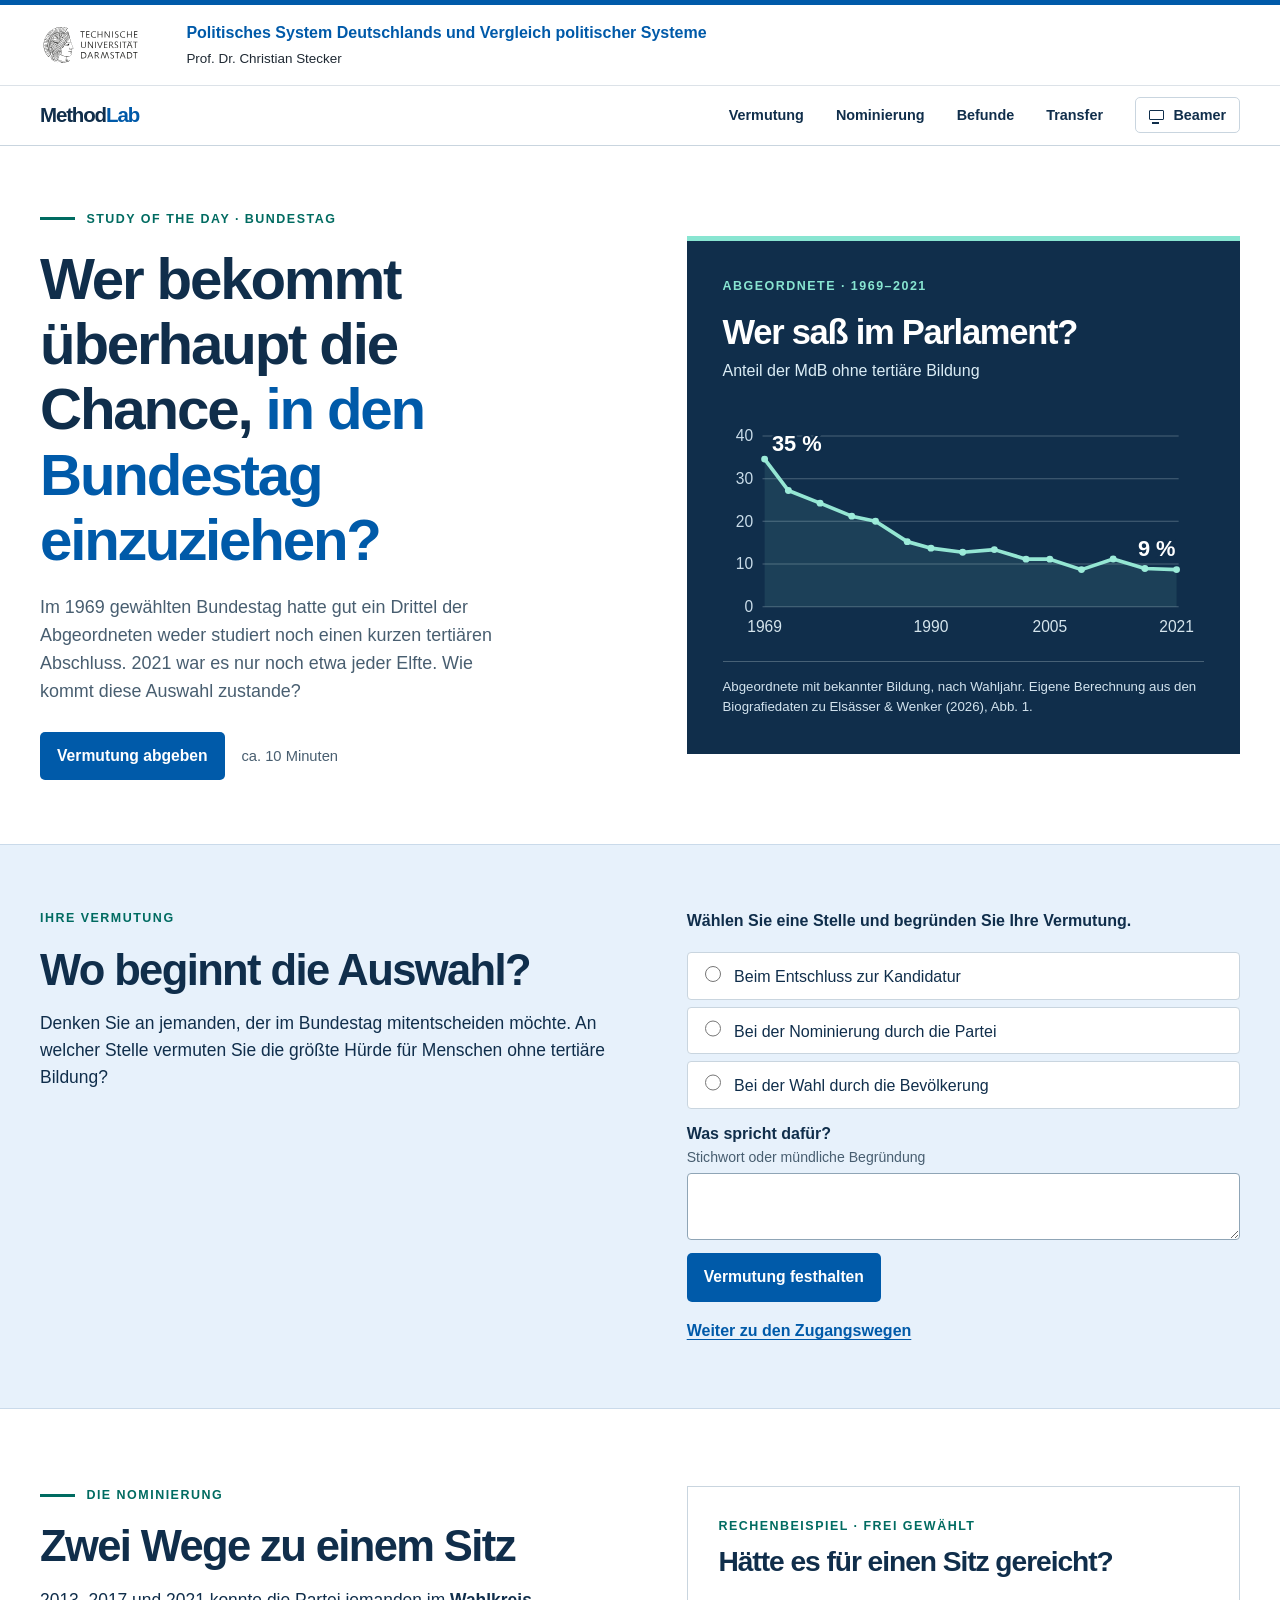
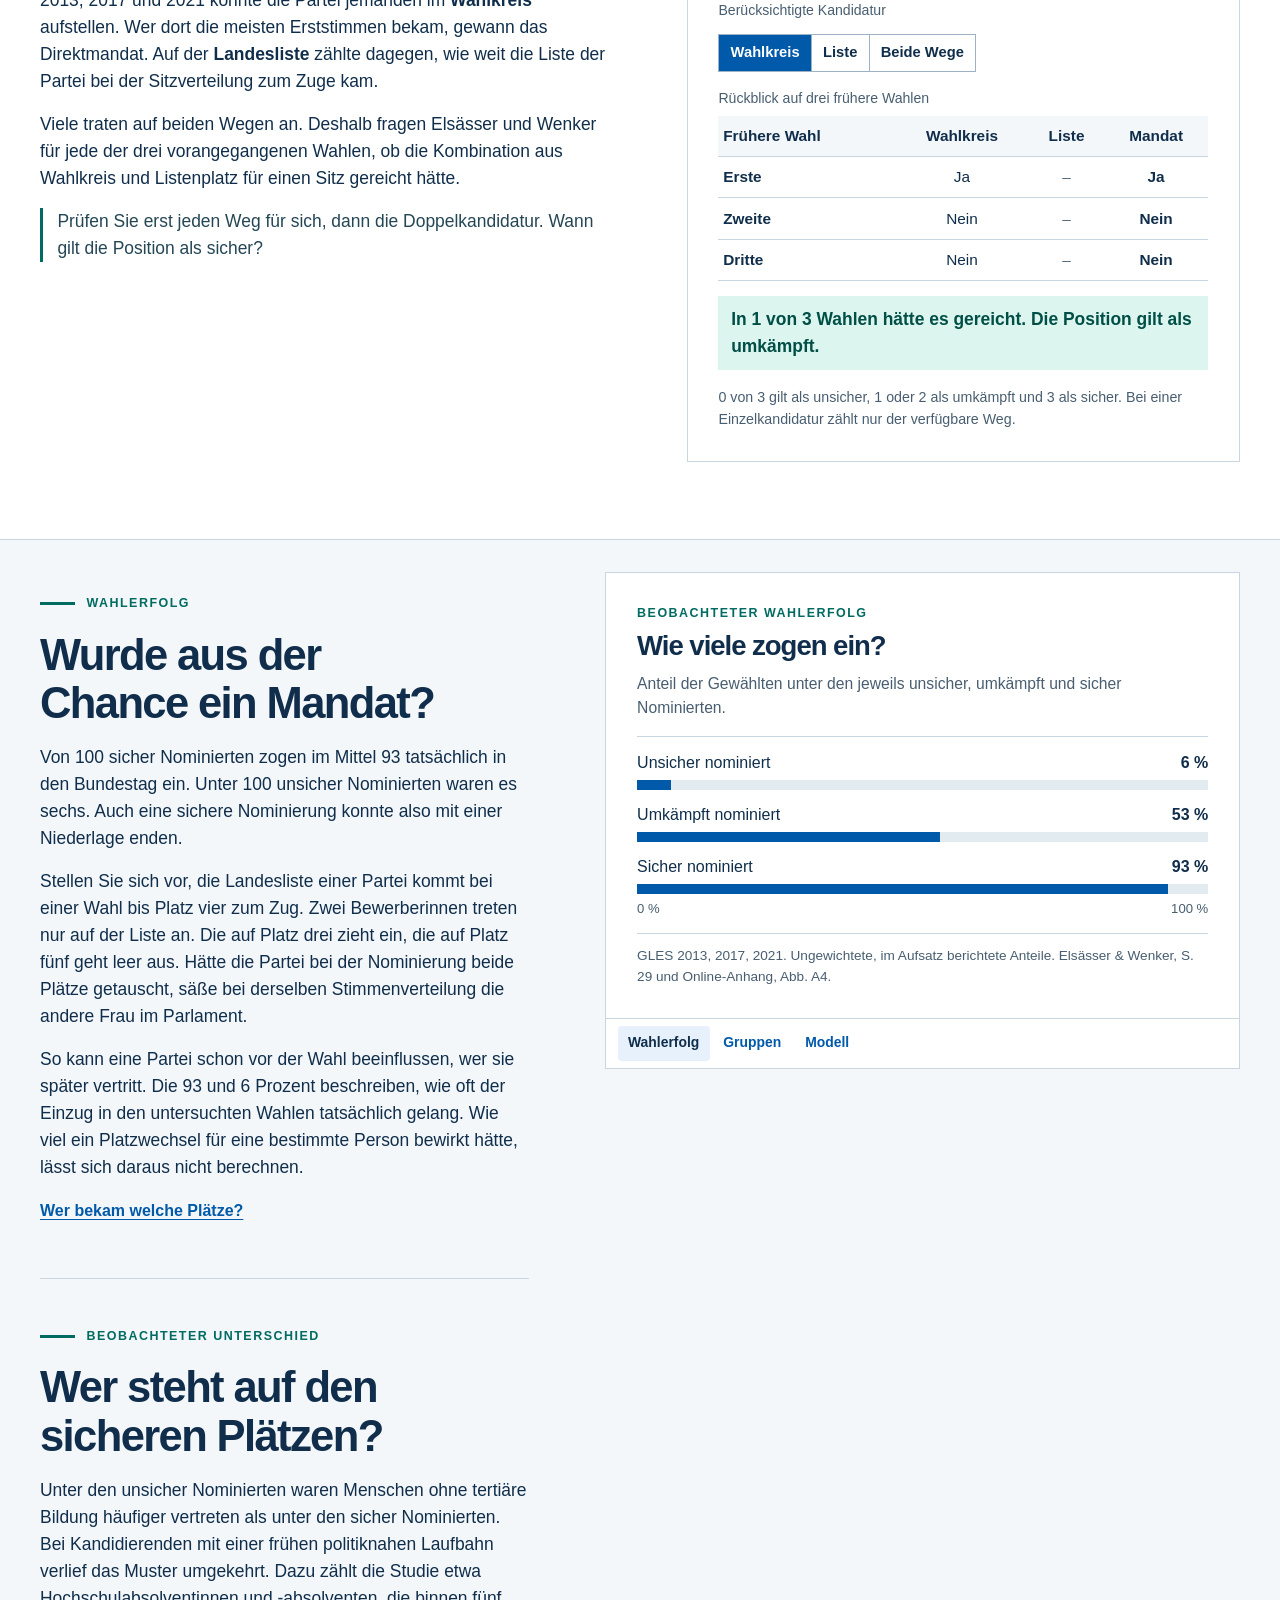
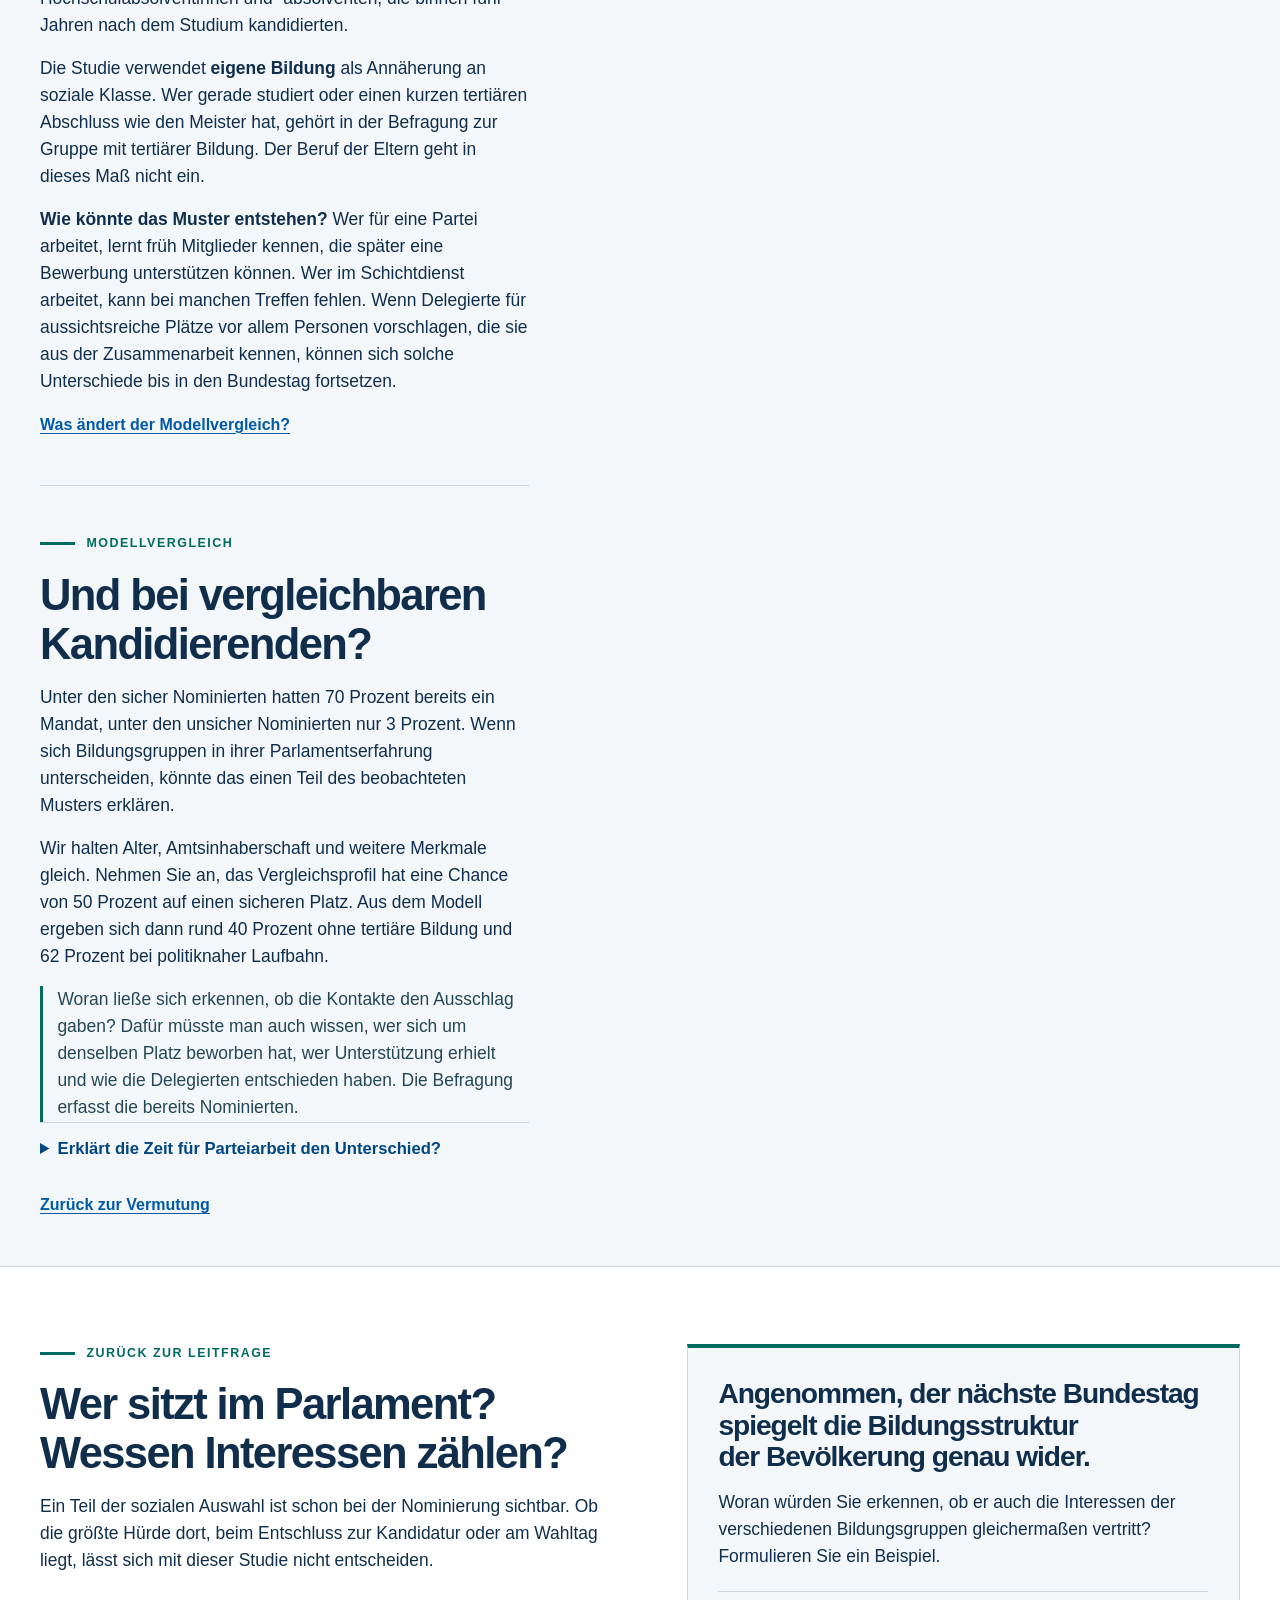
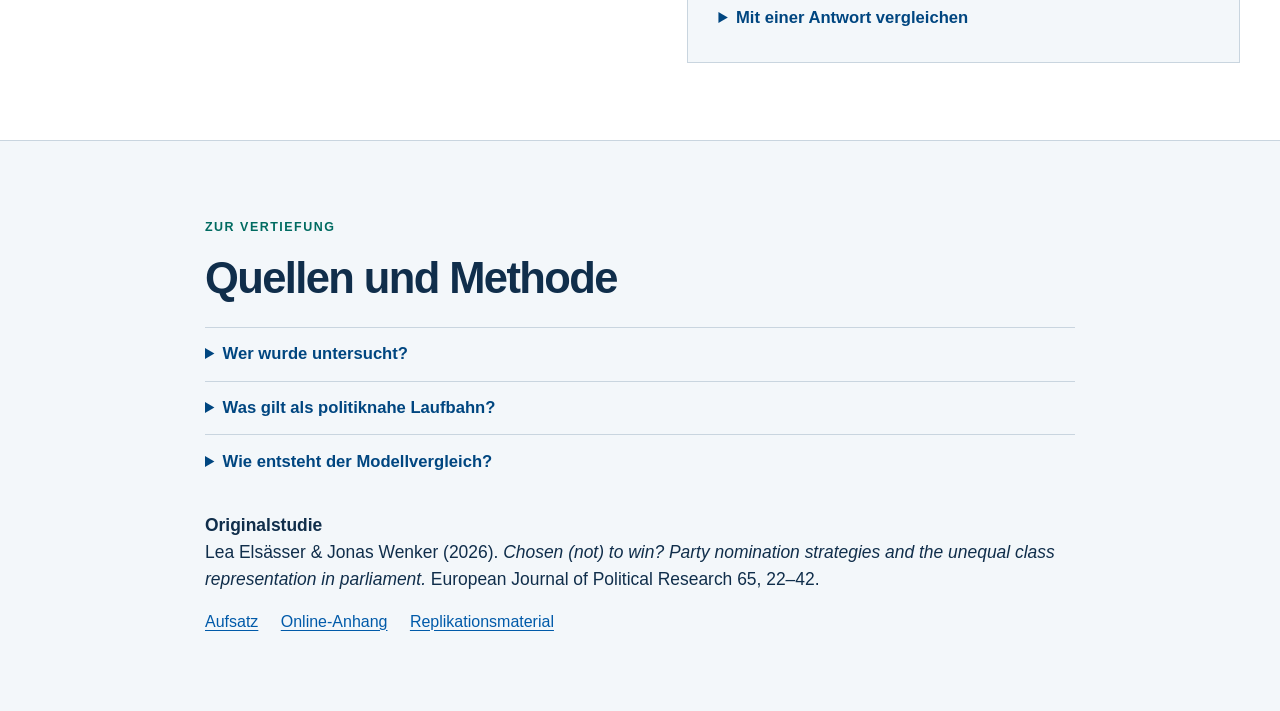
<file: bundestag-scrollytelling/site/index.html>
<!doctype html>
<html lang="de">
<head>
  <meta charset="utf-8">
  <meta name="viewport" content="width=device-width, initial-scale=1">
  <meta name="color-scheme" content="light">
  <meta name="description" content="Wie Parteien die Chancen auf ein Mandat verteilen. Eine interaktive Lektüre der Bundestagsstudie von Lea Elsässer und Jonas Wenker.">
  <title>Wer bekommt die Chance auf den Bundestag? · MethodLab</title>
  <link rel="stylesheet" href="./brand/brand.css">
  <link rel="stylesheet" href="./styles.css">
  <script defer src="./study-data.js"></script>
  <script defer src="./app.js"></script>
</head>
<body>
  <a class="skip" href="#einstieg">Zum Inhalt</a>
  <!-- politicsRLab:identity:start -->
<header class="prl-institution" aria-label="Hochschule und Arbeitsbereich">
  <div class="prl-institution__inner">
    <a class="prl-institution__logo" href="https://www.tu-darmstadt.de/" aria-label="Technische Universität Darmstadt">
      <img src="./brand/tu-darmstadt.svg" width="250" height="157" alt="Technische Universität Darmstadt" />
    </a>
    <div class="prl-institution__text">
      <a class="prl-institution__department" href="https://www.politikwissenschaft.tu-darmstadt.de/institut/arbeitsbereiche_und_nachwuchsgruppen/de_vergleich/index.de.jsp">Politisches System Deutschlands und Vergleich politischer Systeme</a>
      <p class="prl-institution__person">Prof. Dr. Christian Stecker</p>
    </div>
  </div>
</header>
<!-- politicsRLab:identity:end -->
  <nav class="nav" aria-label="Lernpfad">
    <div class="wrap nav-inner">
      <a class="wordmark" href="#einstieg">Method<span>Lab</span></a>
      <div class="links"><a href="#vermutung">Vermutung</a><a href="#wege">Nominierung</a><a href="#wahlerfolg">Befunde</a><a href="#transfer">Transfer</a></div>
      <button id="present" type="button" aria-pressed="false" title="Abschnitte mit den Pfeiltasten wechseln, mit Escape beenden" class="nav-button"><span class="screen-icon" aria-hidden="true"></span>Beamer</button>
      <div id="present-bar" role="group" aria-label="Beamersteuerung" hidden><button type="button" id="back">Zurück</button><span id="position"></span><button type="button" id="forward">Weiter</button><button type="button" id="leave">Beenden</button></div>
    </div>
  </nav>
  <main>
    <header class="wrap hero" id="einstieg" data-stop>
      <div>
        <p class="kicker"><span class="rule"></span> Study of the Day · Bundestag</p>
        <h1>Wer bekommt überhaupt die Chance, <em>in den Bundestag einzuziehen?</em></h1>
        <p class="lead">Im 1969 gewählten Bundestag hatte gut ein Drittel der Abgeordneten weder studiert noch einen kurzen tertiären Abschluss. 2021 war es nur noch etwa jeder Elfte. Wie kommt diese Auswahl zustande?</p>
        <div class="start-row"><a class="primary" href="#vermutung">Vermutung abgeben</a><span>ca. 10 Minuten</span></div>
      </div>
      <figure class="history-panel">
        <p class="chart-type">Abgeordnete · 1969–2021</p>
        <h2>Wer saß im Parlament?</h2>
        <p class="chart-unit">Anteil der MdB ohne tertiäre Bildung</p>
        <div id="history-plot"></div>
        <figcaption>Abgeordnete mit bekannter Bildung, nach Wahljahr. Eigene Berechnung aus den Biografiedaten zu Elsässer &amp; Wenker (2026), Abb. 1.</figcaption>
      </figure>
    </header>
    <noscript><p class="wrap">Mit JavaScript können Sie die Diagramme ansehen, beide Zugangswege ausprobieren und Ihre Vermutung am Ende wieder aufrufen. Die Texte und Quellen sind unten zugänglich.</p></noscript>
    <section class="prediction-band" id="vermutung" data-stop>
      <div class="wrap split">
        <div>
          <p class="kicker">Ihre Vermutung</p>
          <h2>Wo beginnt die Auswahl?</h2>
          <p>Denken Sie an jemanden, der im Bundestag mitentscheiden möchte. An welcher Stelle vermuten Sie die größte Hürde für Menschen ohne tertiäre Bildung?</p>
        </div>
        <form id="prediction">
          <fieldset><legend>Wählen Sie eine Stelle und begründen Sie Ihre Vermutung.</legend>
            <label class="choice"><input type="radio" name="stage" value="entschluss" required> Beim Entschluss zur Kandidatur</label>
            <label class="choice"><input type="radio" name="stage" value="nominierung"> Bei der Nominierung durch die Partei</label>
            <label class="choice"><input type="radio" name="stage" value="wahl"> Bei der Wahl durch die Bevölkerung</label>
            <label class="reason" for="reason">Was spricht dafür? <span>Stichwort oder mündliche Begründung</span></label>
            <textarea id="reason" rows="2" maxlength="400" autocomplete="off"></textarea>
            <button class="primary" type="submit">Vermutung festhalten</button>
          </fieldset>
          <p id="prediction-status" role="status" class="respond"></p>
          <a class="text-link" href="#wege">Weiter zu den Zugangswegen</a>
        </form>
      </div>
    </section>
    <section class="wrap routes split" id="wege" data-stop>
      <div>
        <p class="kicker"><span class="rule"></span> Die Nominierung</p>
        <h2>Zwei Wege zu einem Sitz</h2>
        <p>2013, 2017 und 2021 konnte die Partei jemanden im <strong>Wahlkreis</strong> aufstellen. Wer dort die meisten Erststimmen bekam, gewann das Direktmandat. Auf der <strong>Landesliste</strong> zählte dagegen, wie weit die Liste der Partei bei der Sitzverteilung zum Zuge kam.</p>
        <p>Viele traten auf beiden Wegen an. Deshalb fragen Elsässer und Wenker für jede der drei vorangegangenen Wahlen, ob die Kombination aus Wahlkreis und Listenplatz für einen Sitz gereicht hätte.</p>
        <p class="prompt">Prüfen Sie erst jeden Weg für sich, dann die Doppelkandidatur. Wann gilt die Position als sicher?</p>
      </div>
      <div class="lab">
        <p class="chart-type">Rechenbeispiel · frei gewählt</p>
        <h3>Hätte es für einen Sitz gereicht?</h3>
        <fieldset class="route-options"><legend>Berücksichtigte Kandidatur</legend>
          <label><input type="radio" name="route" value="district" checked><span>Wahlkreis</span></label>
          <label><input type="radio" name="route" value="list"><span>Liste</span></label>
          <label><input type="radio" name="route" value="both"><span>Beide Wege</span></label>
        </fieldset>
        <table class="route-table"><caption>Rückblick auf drei frühere Wahlen</caption><thead><tr><th scope="col">Frühere Wahl</th><th scope="col">Wahlkreis</th><th scope="col">Liste</th><th scope="col">Mandat</th></tr></thead><tbody id="route-body"></tbody></table>
        <p id="route-result" class="result-band" aria-live="polite"></p>
        <p class="small">0 von 3 gilt als unsicher, 1 oder 2 als umkämpft und 3 als sicher. Bei einer Einzelkandidatur zählt nur der verfügbare Weg.</p>
      </div>
    </section>
    <div class="findings">
      <div class="wrap story-grid">
        <div class="story-steps">
          <section class="step" data-figure="elected" data-stop id="wahlerfolg">
            <p class="kicker"><span class="rule"></span> Wahlerfolg</p>
            <h2>Wurde aus der Chance ein Mandat?</h2>
            <p>Von 100 sicher Nominierten zogen im Mittel 93 tatsächlich in den Bundestag ein. Unter 100 unsicher Nominierten waren es sechs. Auch eine sichere Nominierung konnte also mit einer Niederlage enden.</p>
            <p>Stellen Sie sich vor, die Landesliste einer Partei kommt bei einer Wahl bis Platz vier zum Zug. Zwei Bewerberinnen treten nur auf der Liste an. Die auf Platz drei zieht ein, die auf Platz fünf geht leer aus. Hätte die Partei bei der Nominierung beide Plätze getauscht, säße bei derselben Stimmenverteilung die andere Frau im Parlament.</p>
            <p>So kann eine Partei schon vor der Wahl beeinflussen, wer sie später vertritt. Die 93 und 6 Prozent beschreiben, wie oft der Einzug in den untersuchten Wahlen tatsächlich gelang. Wie viel ein Platzwechsel für eine bestimmte Person bewirkt hätte, lässt sich daraus nicht berechnen.</p>
            <div class="inline-chart" data-chart="elected"></div>
            <a class="text-link" href="#gruppen">Wer bekam welche Plätze?</a>
          </section>
          <section class="step" data-figure="observed" data-stop id="gruppen">
            <p class="kicker"><span class="rule"></span> Beobachteter Unterschied</p>
            <h2>Wer steht auf den sicheren Plätzen?</h2>
            <p>Unter den unsicher Nominierten waren Menschen ohne tertiäre Bildung häufiger vertreten als unter den sicher Nominierten. Bei Kandidierenden mit einer frühen politiknahen Laufbahn verlief das Muster umgekehrt. Dazu zählt die Studie etwa Hochschulabsolventinnen und -absolventen, die binnen fünf Jahren nach dem Studium kandidierten.</p>
            <p>Die Studie verwendet <strong>eigene Bildung</strong> als Annäherung an soziale Klasse. Wer gerade studiert oder einen kurzen tertiären Abschluss wie den Meister hat, gehört in der Befragung zur Gruppe mit tertiärer Bildung. Der Beruf der Eltern geht in dieses Maß nicht ein.</p>
            <p><strong>Wie könnte das Muster entstehen?</strong> Wer für eine Partei arbeitet, lernt früh Mitglieder kennen, die später eine Bewerbung unterstützen können. Wer im Schichtdienst arbeitet, kann bei manchen Treffen fehlen. Wenn Delegierte für aussichtsreiche Plätze vor allem Personen vorschlagen, die sie aus der Zusammenarbeit kennen, können sich solche Unterschiede bis in den Bundestag fortsetzen.</p>
            <div class="inline-chart" data-chart="observed"></div>
            <a class="text-link" href="#modell">Was ändert der Modellvergleich?</a>
          </section>
          <section class="step" data-figure="model" data-stop id="modell">
            <p class="kicker"><span class="rule"></span> Modellvergleich</p>
            <h2>Und bei vergleichbaren Kandidierenden?</h2>
            <p>Unter den sicher Nominierten hatten 70 Prozent bereits ein Mandat, unter den unsicher Nominierten nur 3 Prozent. Wenn sich Bildungsgruppen in ihrer Parlamentserfahrung unterscheiden, könnte das einen Teil des beobachteten Musters erklären.</p>
            <p>Wir halten Alter, Amtsinhaberschaft und weitere Merkmale gleich. Nehmen Sie an, das Vergleichsprofil hat eine Chance von 50 Prozent auf einen sicheren Platz. Aus dem Modell ergeben sich dann rund 40 Prozent ohne tertiäre Bildung und 62 Prozent bei politiknaher Laufbahn.</p>
            <p class="prompt">Woran ließe sich erkennen, ob die Kontakte den Ausschlag gaben? Dafür müsste man auch wissen, wer sich um denselben Platz beworben hat, wer Unterstützung erhielt und wie die Delegierten entschieden haben. Die Befragung erfasst die bereits Nominierten.</p>
            <div class="inline-chart" data-chart="model"></div>
            <details id="mechanismus"><summary>Erklärt die Zeit für Parteiarbeit den Unterschied?</summary>
              <p>Die Befragten gaben an, wie viele Stunden pro Woche sie für Parteiarbeit aufwendeten. Auch wenn Elsässer und Wenker diese Zeit im Modell berücksichtigen, bleiben die Unterschiede nach Bildung und politiknaher Laufbahn erkennbar. Zwei Personen können gleich viele Stunden investieren und dabei ganz unterschiedliche Kontakte knüpfen.</p>
              <p>Auch die Einschätzung der Delegierten könnte eine Rolle spielen. Vielleicht trauen sie jemandem mit einem vertrauten Berufsweg eher zu, Stimmen zu gewinnen. Welche dieser Erklärungen im Einzelfall zutrifft, bleibt offen. <a href="https://doi.org/10.1017/S1475676525100017">Elsässer &amp; Wenker, S. 25–27 und 37–38</a></p></details>
            <a class="text-link" href="#transfer">Zurück zur Vermutung</a>
          </section>
        </div>
        <aside class="sticky-figure" aria-label="Grafik zum aktuellen Abschnitt">
          <div id="current-chart"></div>
          <nav class="chart-nav" aria-label="Befund auswählen"><a href="#wahlerfolg">Wahlerfolg</a><a href="#gruppen">Gruppen</a><a href="#modell">Modell</a></nav>
        </aside>
      </div>
    </div>
    <section class="wrap transfer split" id="transfer" data-stop>
      <div>
        <p class="kicker"><span class="rule"></span> Zurück zur Leitfrage</p>
        <h2>Wer sitzt im Parlament? Wessen Interessen zählen?</h2>
        <p id="recall" class="recall" hidden></p>
        <p>Ein Teil der sozialen Auswahl ist schon bei der Nominierung sichtbar. Ob die größte Hürde dort, beim Entschluss zur Kandidatur oder am Wahltag liegt, lässt sich mit dieser Studie nicht entscheiden.</p>
      </div>
      <div class="question">
        <h3>Angenommen, der nächste Bundestag spiegelt die Bildungsstruktur der Bevölkerung genau wider.</h3>
        <p>Woran würden Sie erkennen, ob er auch die Interessen der verschiedenen Bildungsgruppen gleichermaßen vertritt? Formulieren Sie ein Beispiel.</p>
        <details id="transfer-answer"><summary>Mit einer Antwort vergleichen</summary>
          <p><strong>Deskriptive Repräsentation</strong> lässt sich an den Biografien der Abgeordneten untersuchen. Für <strong>substanzielle Repräsentation</strong> müsste man zusätzlich beobachten, welche Anliegen sie aufgreifen und welche Entscheidungen sie treffen.</p>
          <p>Wer selbst eine Ausbildung gemacht hat, könnte etwa die Fahrtkosten zur Berufsschule im Ausschuss zur Sprache bringen. Ob daraus ein Fahrtkostenzuschuss wird, hängt auch davon ab, ob sich eine Mehrheit dafür findet. Um zu prüfen, wessen Interessen sich durchsetzen, könnte man die Reformwünsche verschiedener Gruppen mit dem späteren Beschluss vergleichen.</p>
          <p>Der Seminartext von Elsässer, Hense und Schäfer (2017) stellt diese Anschlussfrage für Einkommensgruppen. Er verknüpft Reformpräferenzen mit späteren politischen Entscheidungen. <a href="https://doi.org/10.1007/s41358-017-0097-9">Zum Seminartext</a></p>
        </details>
      </div>
    </section>
    <section class="sources" id="quellen" data-stop>
      <div class="wrap">
        <p class="kicker">Zur Vertiefung</p><h2>Quellen und Methode</h2>
        <details><summary>Wer wurde untersucht?</summary><p>Die historische Reihe beruht auf Biografien von Abgeordneten seit 1969. Die zweite Analyse verbindet die GLES-Kandidierendenstudien von 2013, 2017 und 2021 mit früheren Wahlergebnissen. Je Welle nahmen 29 bis 41 Prozent der Angeschriebenen teil. Die Datensätze bilden unterschiedliche Personenkreise ab.</p>
          <p>Die AfD fehlt in der Nominierungsanalyse, weil ihr die nötige Wahlhistorie fehlte. Reine Listenkandidaturen entfallen, wenn der Listenrang mehr als das 1,5-Fache des weitesten erfolgreichen Rangs der Partei im Land während der drei Vorwahlen beträgt. Bei einem bisherigen Maximum von Rang 20 betrifft das Plätze ab Rang 31.</p></details>
        <details><summary>Was gilt als politiknahe Laufbahn?</summary><p>Bei Kandidierenden setzt die Studie einen Hochschulabschluss voraus. Hinzu kommt eine Kandidatur bis fünf Jahre nach dem geschätzten Ausbildungsende oder eine Kandidatur bis zehn Jahre danach mit vorheriger Arbeit für die Partei oder einem bezahlten politischen Mandat. Bei bereits Gewählten zählt das Alter beim Ersteinzug. Eine gewöhnliche Parteimitgliedschaft reicht für diese Einordnung nicht aus. Amtsinhaberschaft geht getrennt ins Modell ein.</p></details>
        <details id="model-method"><summary>Wie entsteht der Modellvergleich?</summary><div id="model-method-body"></div></details>
        <p class="citation"><strong>Originalstudie</strong><br>Lea Elsässer &amp; Jonas Wenker (2026). <i>Chosen (not) to win? Party nomination strategies and the unequal class representation in parliament.</i> European Journal of Political Research 65, 22–42.</p>
        <div class="source-links"><a href="https://doi.org/10.1017/S1475676525100017">Aufsatz</a><a href="https://static.cambridge.org/content/id/urn%3Acambridge.org%3Aid%3Aarticle%3AS1475676525100017/resource/name/S1475676525100017sup001.pdf">Online-Anhang</a><a href="https://osf.io/c6kwv/">Replikationsmaterial</a></div>
      </div>
    </section>
  </main>
</body>
</html>
</file>
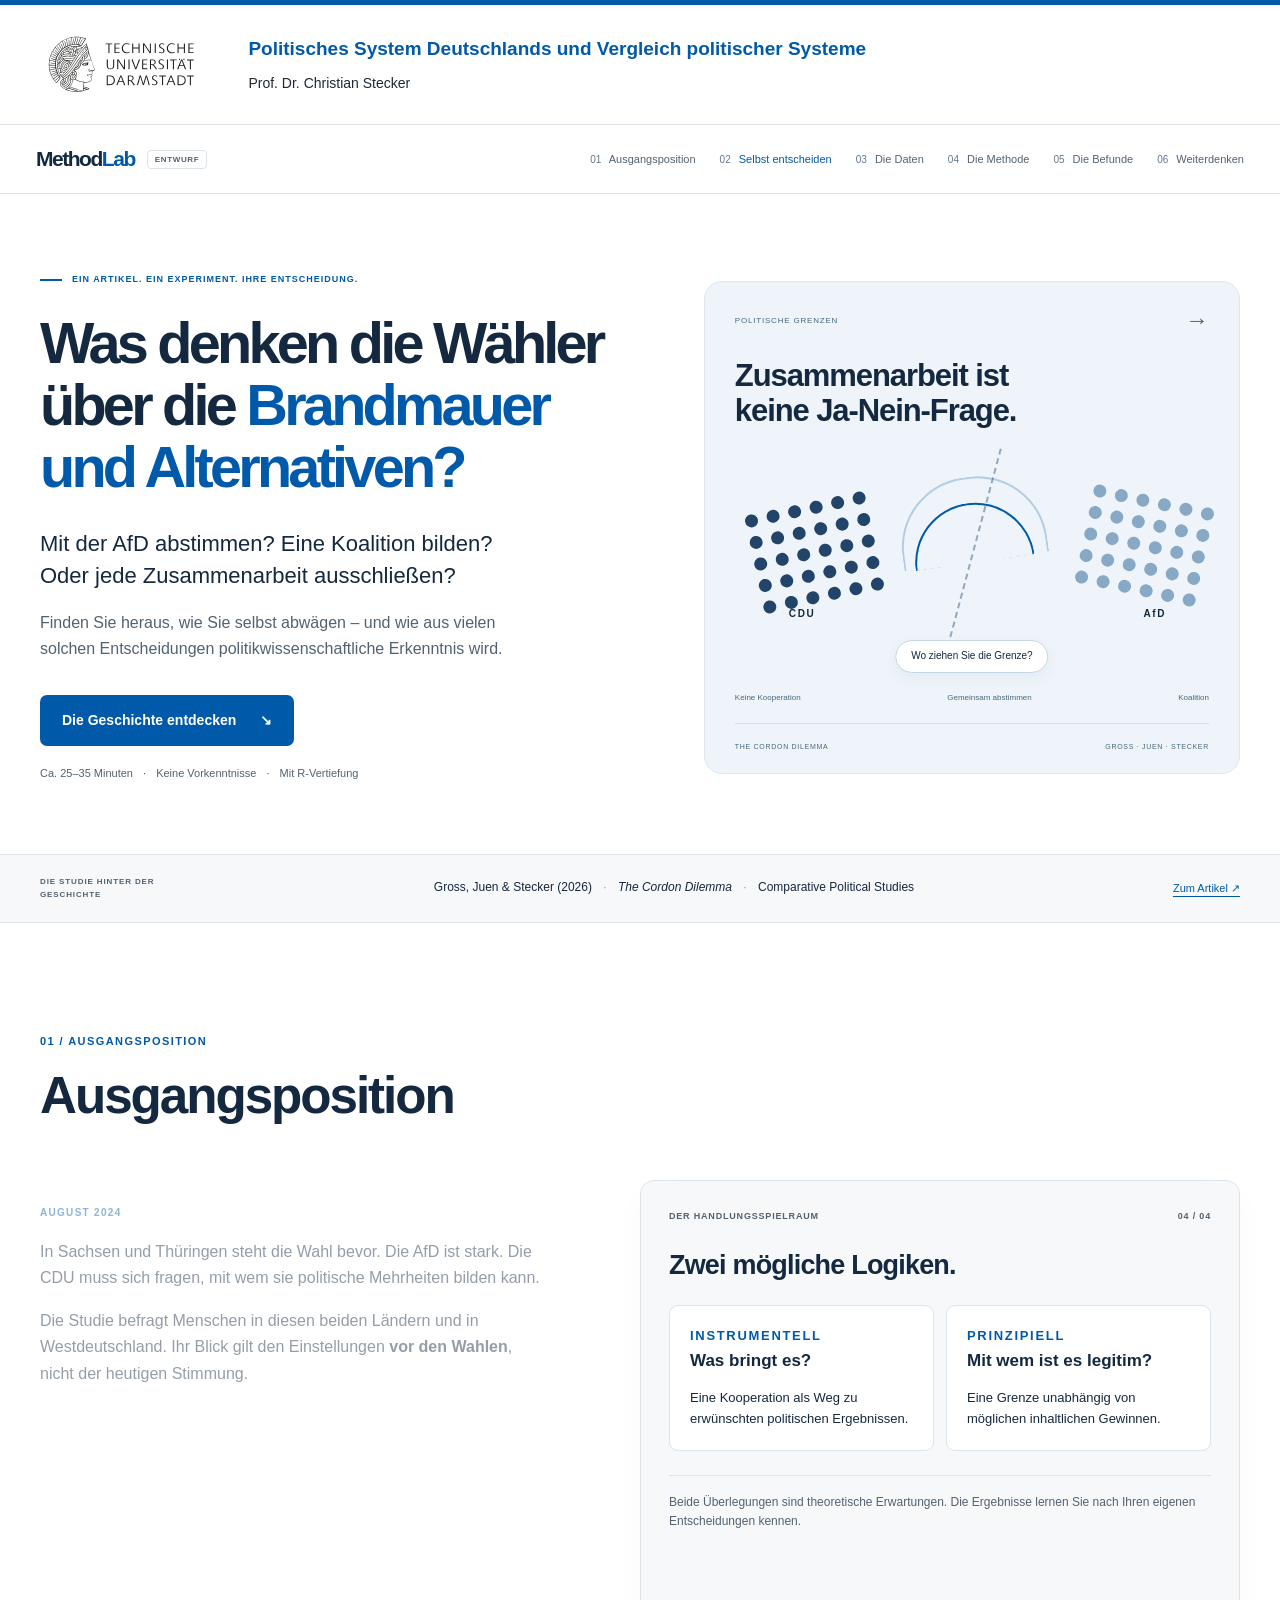
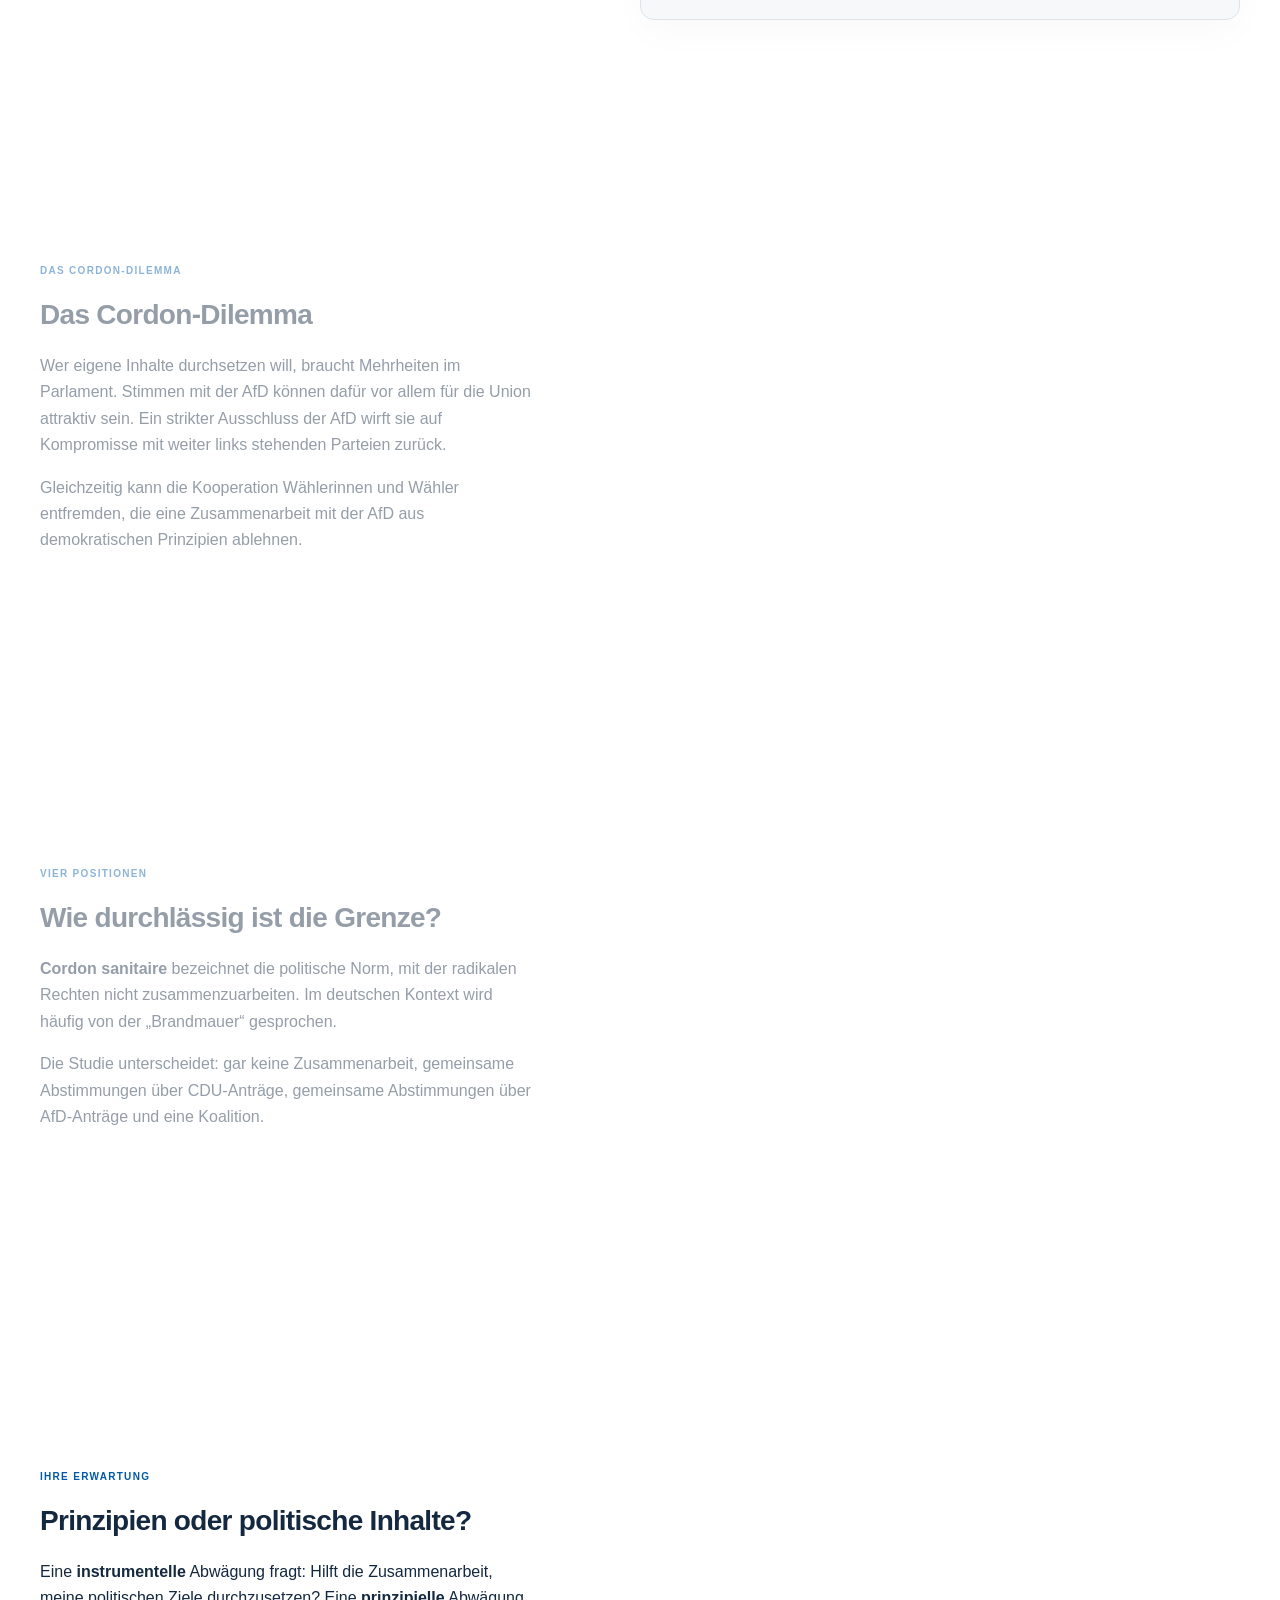
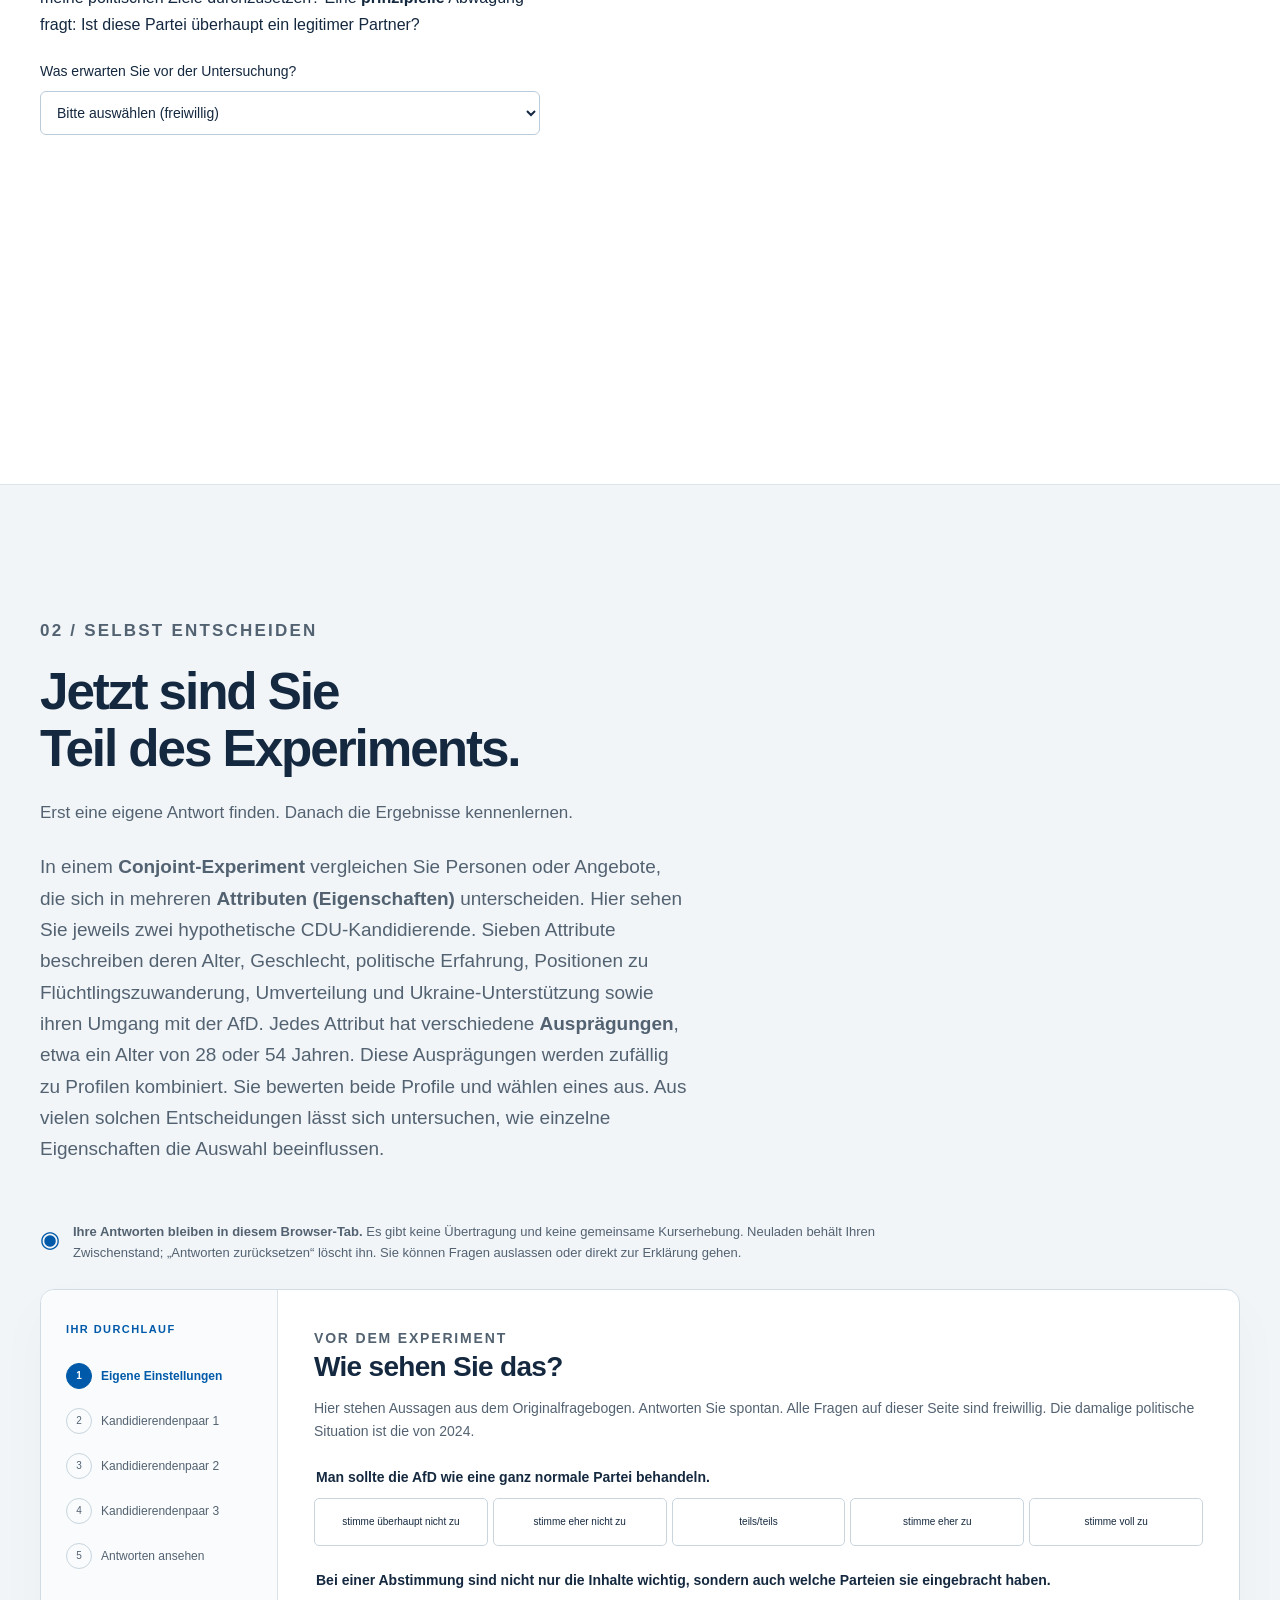
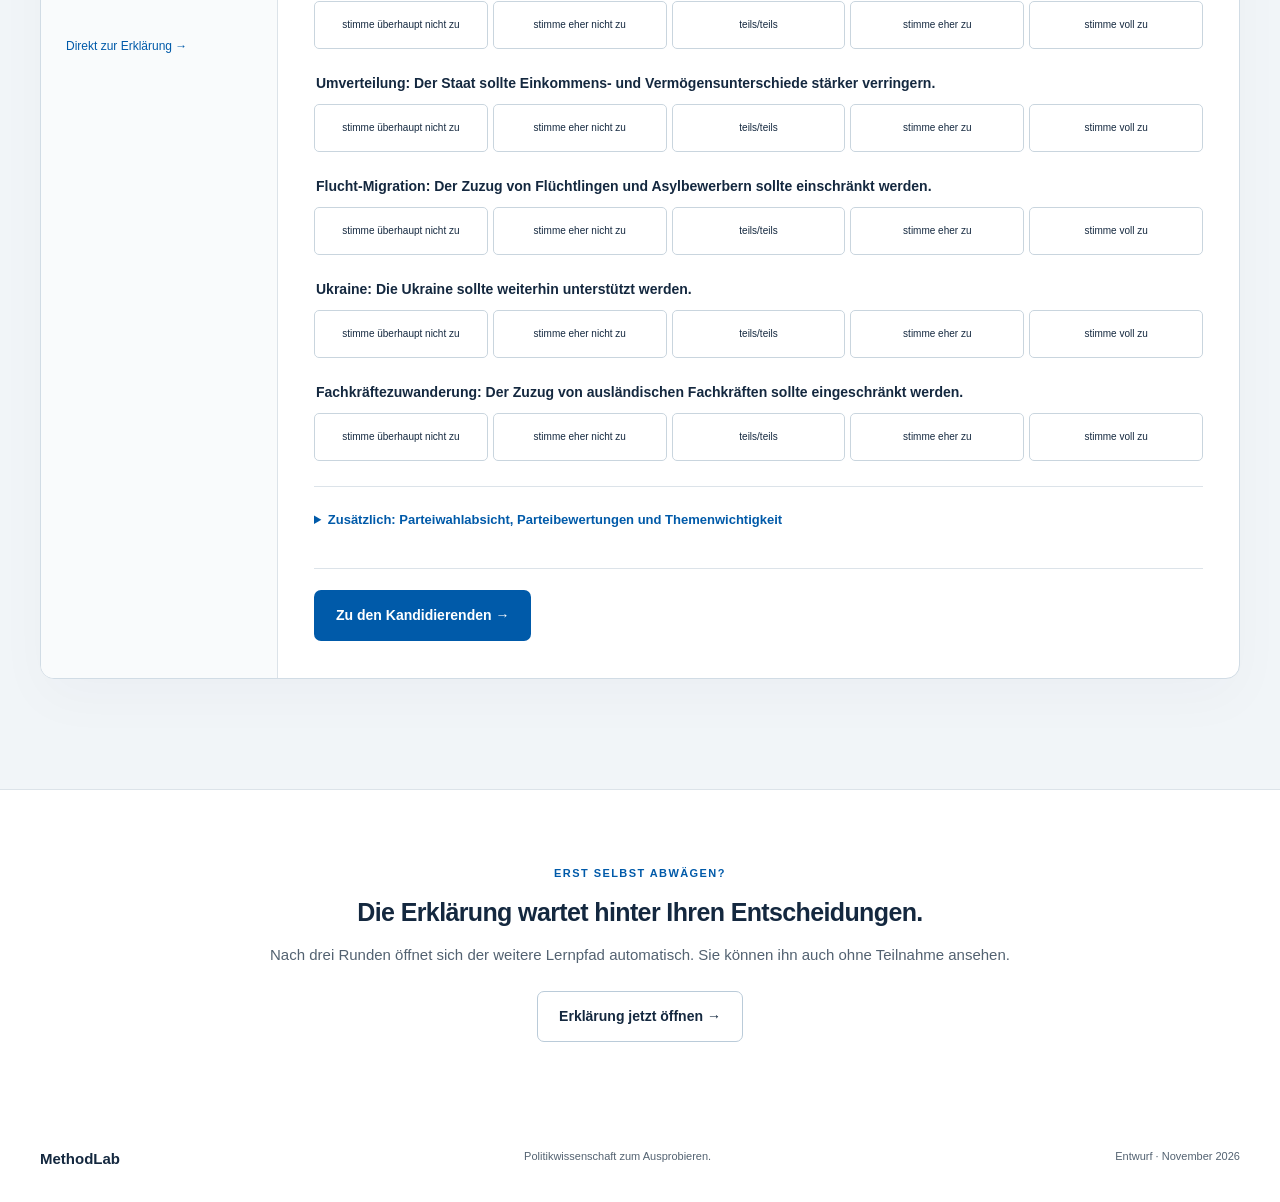
<file: cordon-dilemma/site/index.html>
<!doctype html>
<html lang="de">
<head>
  <meta charset="utf-8">
  <meta name="viewport" content="width=device-width, initial-scale=1">
  <meta name="description" content="The Cordon Dilemma verstehen: selbst entscheiden, Daten entdecken und ein Conjoint-Experiment nachvollziehen.">
  <meta name="color-scheme" content="light">
  <title>Was denken die Wähler über die Brandmauer und Alternativen? · MethodLab</title>
  <link rel="stylesheet" href="./brand/brand.css">
  <link rel="stylesheet" href="./styles.css">
  <script src="./study-data.js" defer></script>
  <script src="./app.js" defer></script>
</head>
<body>
<!-- politicsRLab:identity:start -->
<header class="prl-institution" aria-label="Hochschule und Arbeitsbereich">
  <div class="prl-institution__inner">
    <a class="prl-institution__logo" href="https://www.tu-darmstadt.de/" aria-label="Technische Universität Darmstadt">
      <img src="./brand/tu-darmstadt.svg" width="250" height="157" alt="Technische Universität Darmstadt" />
    </a>
    <div class="prl-institution__text">
      <a class="prl-institution__department" href="https://www.politikwissenschaft.tu-darmstadt.de/institut/arbeitsbereiche_und_nachwuchsgruppen/de_vergleich/index.de.jsp">Politisches System Deutschlands und Vergleich politischer Systeme</a>
      <p class="prl-institution__person">Prof. Dr. Christian Stecker</p>
    </div>
  </div>
</header>
<!-- politicsRLab:identity:end -->
  <a class="skip-link" href="#main">Zum Inhalt</a>
  <nav class="chapter-nav" aria-label="Kapitel">
    <a class="wordmark" href="#main">Method<span>Lab</span><span class="draft-tag">ENTWURF</span></a>
    <div class="chapter-links">
      <a href="#kontext"><span>01</span> Ausgangsposition</a>
      <a href="#teilnehmen"><span>02</span> Selbst entscheiden</a>
      <a href="#daten"><span>03</span> Die Daten</a>
      <a href="#methode"><span>04</span> Die Methode</a>
      <a href="#ergebnisse"><span>05</span> Die Befunde</a>
      <a href="#reflexion"><span>06</span> Weiterdenken</a>
    </div>
    <div class="reading-progress" aria-hidden="true"><span id="reading-progress"></span></div>
  </nav>

  <main id="main">
    <section class="hero container">
      <div class="hero-copy">
        <p class="eyebrow"><span class="tiny-line"></span> EIN ARTIKEL. EIN EXPERIMENT. IHRE ENTSCHEIDUNG.</p>
        <h1>Was denken die Wähler über die <span>Brandmauer und Alternativen?</span></h1>
        <p class="hero-lead">Mit der AfD abstimmen? Eine Koalition bilden? Oder jede Zusammenarbeit ausschließen?</p>
        <p class="hero-sub">Finden Sie heraus, wie Sie selbst abwägen – und wie aus vielen solchen Entscheidungen politikwissenschaftliche Erkenntnis wird.</p>
        <a class="button primary" href="#kontext">Die Geschichte entdecken <span aria-hidden="true">↘</span></a>
        <p class="hero-meta">Ca. 25–35 Minuten <span>·</span> Keine Vorkenntnisse <span>·</span> Mit R-Vertiefung</p>
      </div>
      <div class="hero-art" aria-label="Vier unterscheidbare Positionen zur Zusammenarbeit mit der AfD">
        <div class="art-top"><span>POLITISCHE GRENZEN</span><span>→</span></div>
        <div class="art-title">Zusammenarbeit ist<br>keine Ja-Nein-Frage.</div>
        <div class="boundary-illustration" aria-hidden="true">
          <div class="boundary-line"></div>
          <div class="dot-cloud left-cloud"></div><div class="dot-cloud right-cloud"></div>
          <span class="cloud-label left-label">CDU</span><span class="cloud-label right-label">AfD</span>
          <div class="bridge bridge-one"></div><div class="bridge bridge-two"></div>
          <div class="boundary-pill">Wo ziehen Sie die Grenze?</div>
        </div>
        <div class="art-levels"><span>Keine Kooperation</span><span>Gemeinsam abstimmen</span><span>Koalition</span></div>
        <div class="art-bottom"><span>THE CORDON DILEMMA</span><span>GROSS · JUEN · STECKER</span></div>
      </div>
    </section>
    <div class="paper-strip"><div class="container"><span class="strip-label">DIE STUDIE HINTER DER GESCHICHTE</span><p>Gross, Juen &amp; Stecker (2026) <span>·</span> <em>The Cordon Dilemma</em> <span>·</span> Comparative Political Studies</p><a href="https://doi.org/10.1177/00104140261448429" target="_blank" rel="noopener">Zum Artikel ↗</a></div></div>

    <section id="kontext" class="container section">
      <div class="section-heading"><p class="eyebrow">01 / AUSGANGSPOSITION</p><h2>Ausgangsposition</h2></div>
      <div class="scrolly context-scrolly">
        <div class="story-steps">
          <article class="story-step active" data-context="0"><span class="step-number">AUGUST 2024</span><p>In Sachsen und Thüringen steht die Wahl bevor. Die AfD ist stark. Die CDU muss sich fragen, mit wem sie politische Mehrheiten bilden kann.</p><p>Die Studie befragt Menschen in diesen beiden Ländern und in Westdeutschland. Ihr Blick gilt den Einstellungen <strong>vor den Wahlen</strong>, nicht der heutigen Stimmung.</p></article>
          <article class="story-step" data-context="1"><span class="step-number">DAS CORDON-DILEMMA</span><h3>Das Cordon-Dilemma</h3><p>Wer eigene Inhalte durchsetzen will, braucht Mehrheiten im Parlament. Stimmen mit der AfD können dafür vor allem für die Union attraktiv sein. Ein strikter Ausschluss der AfD wirft sie auf Kompromisse mit weiter links stehenden Parteien zurück.</p><p>Gleichzeitig kann die Kooperation Wählerinnen und Wähler entfremden, die eine Zusammenarbeit mit der AfD aus demokratischen Prinzipien ablehnen.</p></article>
          <article class="story-step" data-context="2"><span class="step-number">VIER POSITIONEN</span><h3>Wie durchlässig ist die Grenze?</h3><p><strong>Cordon sanitaire</strong> bezeichnet die politische Norm, mit der radikalen Rechten nicht zusammenzuarbeiten. Im deutschen Kontext wird häufig von der „Brandmauer“ gesprochen.</p><p>Die Studie unterscheidet: gar keine Zusammenarbeit, gemeinsame Abstimmungen über CDU-Anträge, gemeinsame Abstimmungen über AfD-Anträge und eine Koalition.</p></article>
          <article class="story-step" data-context="3"><span class="step-number">IHRE ERWARTUNG</span><h3>Prinzipien oder politische Inhalte?</h3><p>Eine <strong>instrumentelle</strong> Abwägung fragt: Hilft die Zusammenarbeit, meine politischen Ziele durchzusetzen? Eine <strong>prinzipielle</strong> Abwägung fragt: Ist diese Partei überhaupt ein legitimer Partner?</p><label for="prediction">Was erwarten Sie vor der Untersuchung?</label><select id="prediction"><option value="">Bitte auswählen (freiwillig)</option><option>Politische Inhalte wiegen stärker.</option><option>Die grundsätzliche Haltung zur AfD wiegt stärker.</option><option>Beides wiegt ungefähr gleich stark.</option><option>Ich habe noch keine Erwartung.</option></select></article>
        </div>
        <figure class="sticky-figure context-figure"><div class="figure-topline"><span>DER HANDLUNGSSPIELRAUM</span><span id="context-counter">01 / 04</span></div><div id="context-visual"></div><figcaption id="context-caption"></figcaption></figure>
      </div>
    </section>

    <section id="teilnehmen" class="participation section">
      <div class="container">
        <div class="section-heading"><p class="eyebrow">02 / SELBST ENTSCHEIDEN</p><h2>Jetzt sind Sie<br>Teil des Experiments.</h2><p>Erst eine eigene Antwort finden. Danach die Ergebnisse kennenlernen.</p><p>In einem <strong>Conjoint-Experiment</strong> vergleichen Sie Personen oder Angebote, die sich in mehreren <strong>Attributen (Eigenschaften)</strong> unterscheiden. Hier sehen Sie jeweils zwei hypothetische CDU-Kandidierende. Sieben Attribute beschreiben deren Alter, Geschlecht, politische Erfahrung, Positionen zu Flüchtlingszuwanderung, Umverteilung und Ukraine-Unterstützung sowie ihren Umgang mit der AfD. Jedes Attribut hat verschiedene <strong>Ausprägungen</strong>, etwa ein Alter von 28 oder 54 Jahren. Diese Ausprägungen werden zufällig zu Profilen kombiniert. Sie bewerten beide Profile und wählen eines aus. Aus vielen solchen Entscheidungen lässt sich untersuchen, wie einzelne Eigenschaften die Auswahl beeinflussen.</p></div>
        <div class="privacy-note"><span aria-hidden="true">◉</span><p><strong>Ihre Antworten bleiben in diesem Browser-Tab.</strong> Es gibt keine Übertragung und keine gemeinsame Kurserhebung. Neuladen behält Ihren Zwischenstand; „Antworten zurücksetzen“ löscht ihn. Sie können Fragen auslassen oder direkt zur Erklärung gehen.</p></div>
        <div class="survey-shell">
          <div class="survey-sidebar"><p class="eyebrow">IHR DURCHLAUF</p><ol id="survey-steps"><li class="active">Eigene Einstellungen</li><li>Kandidierendenpaar 1</li><li>Kandidierendenpaar 2</li><li>Kandidierendenpaar 3</li><li>Antworten ansehen</li></ol><button class="text-button" id="skip-survey">Direkt zur Erklärung →</button></div>
          <div id="survey-stage" class="survey-stage"></div>
        </div>
      </div>
    </section>

    <div id="analysis-gate" class="container gate"><p class="eyebrow">ERST SELBST ABWÄGEN?</p><h3>Die Erklärung wartet hinter Ihren Entscheidungen.</h3><p>Nach drei Runden öffnet sich der weitere Lernpfad automatisch. Sie können ihn auch ohne Teilnahme ansehen.</p><button id="unlock-analysis" class="button secondary">Erklärung jetzt öffnen →</button></div>
    <div id="analysis-content" hidden>
      <section id="daten" class="container section">
        <div class="section-heading"><p class="eyebrow">03 / DIE DATEN</p><h2>Aus einer Entscheidung<br>werden zwei Zeilen.</h2><p>Eine Zeile steht für ein Kandidierendenprofil. Auch das nicht gewählte Profil gehört zum Datensatz.</p></div>
        <div class="data-flow"><div><strong>1</strong><span>Person</span></div><span>×</span><div><strong>3</strong><span>Runden</span></div><span>×</span><div><strong>2</strong><span>Profile</span></div><span>=</span><div class="flow-result"><strong>6</strong><span>Zeilen im Long-Format</span></div></div>
        <div class="panel"><div class="panel-heading"><div><p class="eyebrow">VOM FRAGEBOGEN ZUR TABELLE</p><h3 id="data-heading">Ihr Durchlauf im Long-Format</h3></div><button class="button secondary small-button" id="download-own">Beispiel als CSV ↓</button></div><p id="data-explanation"></p><div class="table-scroll" tabindex="0" aria-label="Conjoint-Datensatz horizontal scrollbar"><table id="long-data"></table></div><p class="small">Die Kennung „PERSON“ verbindet die Zeilen Ihres Durchlaufs. Bei einem fiktiven Lehrbeispiel lautet sie „DEMO“.</p></div>

        <details class="column-guide" open><summary>Was bedeuten die einzelnen Spalten?</summary><dl class="column-guide-list"><div><dt><code>ResponseId</code></dt><dd>Kennung der befragten Person. Sie verbindet alle Profilzeilen derselben Person.</dd></div><div><dt><code>cjround</code></dt><dd>Runde des Conjoint-Experiments: 1, 2 oder 3.</dd></div><div><dt><code>cjprofile</code></dt><dd>Profil innerhalb der jeweiligen Runde: 1 für Kandidat 1, 2 für Kandidat 2.</dd></div><div><dt><code>cj_elect</code></dt><dd>Auswahlentscheidung: 1 = dieses Profil wurde gewählt; 0 = das andere Profil derselben Runde wurde gewählt.</dd></div><div><dt><code>cj_skalo</code></dt><dd>Bewertung des Profils auf der Skala von −5 (halte überhaupt nichts davon) bis +5 (halte sehr viel davon).</dd></div><div><dt><code>cj_age</code></dt><dd>Zufällig zugewiesenes Alter der kandidierenden Person, in Jahren.</dd></div><div><dt><code>cj_geschlecht</code></dt><dd>Zufällig zugewiesenes Geschlecht der kandidierenden Person.</dd></div><div><dt><code>cj_experience</code></dt><dd>Zufällig zugewiesene bisherige politische Erfahrung: Kommunen, Landtag und gegebenenfalls Landesregierung.</dd></div><div><dt><code>cj_immi</code></dt><dd>Zufällig zugewiesene Position zum Zuzug von Flüchtlingen: keine Obergrenze, eine der beiden Obergrenzen oder vollständiger Stopp.</dd></div><div><dt><code>cj_redis</code></dt><dd>Zufällig zugewiesene Position zur Verringerung von Einkommens- und Vermögensunterschieden.</dd></div><div><dt><code>cj_ukraine</code></dt><dd>Zufällig zugewiesene Position zur Unterstützung der Ukraine.</dd></div><div><dt><code>cj_afdtreatment</code></dt><dd>Zufällig zugewiesene Position zur Zusammenarbeit mit der AfD: keine Zusammenarbeit, gemeinsame Abstimmungen über CDU- oder AfD-Anträge oder Koalition.</dd></div></dl><p>Die Attribute beschreiben die Profile. Auswahl und Bewertung halten die Reaktion der befragten Person fest. <code>NA</code> kennzeichnet eine noch fehlende Antwort.</p></details>
        <div class="two-column data-notes"><div><h3>Was bedeutet eine 1?</h3><p><code>cj_elect = 1</code> heißt: Dieses Profil wurde gegenüber dem anderen Profil derselben Runde gewählt. Das Gegenprofil erhält eine 0. Eine niedrige absolute Bewertung kann trotzdem mit einer 1 verbunden sein.</p><p><code>cj_skalo</code> ist dagegen die Bewertung von −5 bis +5. <strong>Wahl und Bewertung sind zwei verschiedene Zielgrößen.</strong></p></div><div><h3>Wie groß ist der Studiendatensatz?</h3><div id="sample-numbers"></div><details><summary>Fallauswahl</summary><p>Nach der Aufmerksamkeitsprüfung verbleiben 2.849 Personen (959 Sachsen, 746 Thüringen, 1.144 Westdeutschland). Für die Conjoint-Auswertung nutzt die Replikation vollständige Fälle auf 17 Variablen, einschließlich der Profilbewertung.</p><p>Vor dieser Auswahl sind 16.638 Wahlwerte vorhanden; verwendet werden 16.548 vollständige Profilzeilen von 2.773 Personen. Fehlende Werte werden nicht als neutrale Antworten behandelt.</p></details></div></div>
      </section>

      <section id="methode" class="method-section section"><div class="container">
        <div class="section-heading"><p class="eyebrow">04 / DIE METHODE</p><h2>Sieben Eigenschaften.<br>Was macht den Unterschied?</h2><p>Das Conjoint zerlegt eine komplexe Entscheidung, ohne die Personen nach dem Gewicht jeder Eigenschaft zu fragen.</p></div>
        <div class="scrolly method-scrolly">
          <div class="story-steps">
            <article class="story-step active" data-method="0"><span class="step-number">SCHRITT 1 / ZUFÄLLIG ZUWEISEN</span><h3>Das Profil ist ein Bündel.</h3><p>Alter, Geschlecht, Erfahrung, Flüchtlingszuzug, Umverteilung, Ukraine und Umgang mit der AfD werden unabhängig zufällig kombiniert. Beide Personen treten für die CDU an.</p><p>So kommt eine Koalitionsposition über viele Runden hinweg mit ganz unterschiedlichen anderen Eigenschaften vor. Zufällig zuweisen ist etwas anderes als zufällig aus der Bevölkerung ziehen.</p></article>
            <article class="story-step" data-method="1"><span class="step-number">SCHRITT 2 / ZUSAMMENFASSEN</span><h3>Alle Profile mit derselben Position.</h3><p>Wir sammeln etwa sämtliche Profile, die jede Zusammenarbeit ausschließen. Wie viele davon wurden gewählt? Der Anteil ist der <strong>Marginal Mean</strong> dieser Ausprägung.</p><p id="mm-example"></p><p>Die anderen zufällig zugewiesenen Eigenschaften werden dabei <strong>ausgemittelt</strong>. Sie müssen nicht in jedem verglichenen Profil identisch sein.</p></article>
            <article class="story-step" data-method="2"><span class="step-number">SCHRITT 3 / VERGLEICHEN</span><h3>50 Prozent sind ein Orientierungspunkt.</h3><p>Pro Runde wird genau eines von zwei Profilen gewählt. Über alle vollständigen Paare beträgt die mittlere Auswahlrate daher 50 Prozent.</p><p>Ein Wert von 60 Prozent bedeutet: Profile mit dieser Eigenschaft wurden im Durchschnitt zu 60 Prozent gewählt. Er bedeutet weder 60 Prozent Zustimmung zur Position noch 60 Prozent Stimmen für die CDU.</p></article>
            <article class="story-step" data-method="3"><span class="step-number">SCHRITT 4 / UNSICHERHEIT ZEIGEN</span><h3>Viele Profile, weniger unabhängige Menschen.</h3><p>Sechs Profilzeilen derselben Person sind nicht sechs unabhängige Befragte. Die 95%-Konfidenzintervalle werden deshalb <strong>nach befragter Person geclustert</strong>.</p><p>Die zufällige Zuweisung erlaubt kausale Vergleiche der Profilmerkmale im Experiment. Parteipräferenz und Einstellungen der Befragten sind dagegen gemessen, nicht randomisiert.</p></article>
          </div>
          <figure class="sticky-figure method-figure"><div class="figure-topline"><span>SO ENTSTEHT EIN SCHÄTZWERT</span><span id="method-counter">01 / 04</span></div><div id="method-visual"></div><figcaption id="method-caption"></figcaption></figure>
        </div>
        <details class="r-details"><summary>Vertiefung: MM, AMCE und der R-Code</summary><div class="two-column"><div><h3>Ein Niveau und ein Unterschied</h3><p>Ein Marginal Mean (MM) ist ein durchschnittliches Niveau der Auswahlwahrscheinlichkeit. Ein AMCE vergleicht zwei Ausprägungen eines Merkmals, gemittelt über die anderen Merkmale und Gegenprofile.</p><p>Eine Differenz von 0,12 entspricht <strong>12 Prozentpunkten</strong>. Für die Unsicherheit dieser Differenz braucht man einen eigenen Kontrast; die beiden Konfidenzintervalle nur auf Überlappung zu prüfen reicht dafür nicht.</p><p>Der Artikel berichtet vor allem MM. Für die Profilbewertungen verwendet er dieselbe Idee auf der Skala −5 bis +5. Der Code rechts setzt die vollständige Fallauswahl aus der Replikation voraus.</p></div><pre><code># Eine Zeile je Person × Runde × Profil
# df: vollständige Fälle wie im Replikationspaket
mm &lt;- cregg::cj(
  data = df,
  formula = cj_elect ~ cj_age + cj_geschlecht +
    cj_experience + cj_immi + cj_redis +
    cj_ukraine + cj_afdtreatment,
  estimate = "mm",
  id = ~ ResponseId
)

# Getrennte Mittelwerte nach Parteipräferenz:
# by = ~ party_camp
# Für Bewertungen: cj_skalo statt cj_elect</code></pre></div></details>
      </div></section>

      <section id="ergebnisse" class="container section">
        <div class="section-heading"><p class="eyebrow">05 / DIE BEFUNDE</p><h2>Eine Grenze.<br>Unterschiedliche Wählerschaften.</h2><p>Die eigenen Antworten sind ein Einstieg. Die folgenden Zahlen stammen aus der Studie.</p></div>
        <div class="scrolly results-scrolly">
          <div class="story-steps">
            <article class="story-step active" data-result="all"><span class="step-number">ABBILDUNG 3 / ALLE BEFRAGTEN</span><h3>Eine Koalition ist etwas anderes als eine gemeinsame Abstimmung.</h3><p>Im Gesamtdatensatz werden CDU-Profile mit Koalitionsbereitschaft seltener gewählt. Eine gemeinsame Abstimmung über CDU-Anträge wird deutlich anders bewertet.</p><p>Die Brandmauer als einfache Ja-Nein-Frage zu stellen, würde diesen Unterschied verdecken.</p></article>
            <article class="story-step" data-result="leftbloc"><span class="step-number">ABBILDUNG 4 / SPD, GRÜNE, LINKE</span><h3>Abgrenzung kann Unterstützung bringen.</h3><p>Unter Befragten mit Wahlabsicht für SPD, Grüne oder Linke haben CDU-Profile mit strikter Nichtkooperation die höchste Auswahlwahrscheinlichkeit.</p><p>Das sind mögliche strategische Unterstützerinnen und Unterstützer der CDU. Ihre Antworten dürfen im Gesamtdurchschnitt nicht verschwinden.</p></article>
            <article class="story-step" data-result="cdu"><span class="step-number">ABBILDUNG 4 / CDU</span><h3>Die Urheberschaft eines Antrags zählt.</h3><p>CDU-Anhängerinnen und -Anhänger differenzieren: Eine Koalition wird abgestraft, gemeinsame Abstimmungen über CDU-Anträge werden günstiger bewertet.</p><p>Der Mittelweg ist enger als eine allgemeine Bereitschaft zur Zusammenarbeit.</p></article>
            <article class="story-step" data-result="afd"><span class="step-number">ABBILDUNG 4 / AfD</span><h3>Dieselbe Öffnung kann andere Menschen anziehen.</h3><p>Im AfD-Elektorat werden CDU-Profile mit Kooperationsbereitschaft eher gewählt. Damit wird das Dilemma sichtbar: Eine Position kann bei einer Wählerschaft gewinnen und bei einer anderen verlieren.</p><p>Ob unter realen Wahlbedingungen ein Nettogewinn entsteht, beantwortet dieser Paarvergleich nicht.</p></article>
          </div>
          <figure class="sticky-figure result-figure"><div class="figure-topline"><span>UMGANG MIT DER AfD</span><span class="data-badge">STUDIENDATEN</span></div><h3 id="result-title"></h3><div id="result-chart"></div><figcaption>Punkte: Marginal Means der Auswahl (0–100 %). Linien: 95%-Konfidenzintervalle, nach Person geclustert. Gestrichelt: 50 %. <span id="result-n"></span></figcaption></figure>
        </div>
        <div class="explorer panel"><div class="panel-heading"><div><p class="eyebrow">ABBILDUNGEN 3–5 / SELBST ERKUNDEN</p><h3>Was verändert die Entscheidung noch?</h3></div><span class="data-badge">STUDIENDATEN</span></div><div class="controls"><label>Profilmerkmal<select id="explore-feature"></select></label><label>Wählerschaft<select id="explore-group"></select></label><label>Zielgröße<select id="explore-outcome"><option value="choice">Auswahlwahrscheinlichkeit</option><option value="rating">Bewertung (−5 bis +5)</option></select></label></div><div id="explore-chart"></div><p id="explore-note" class="small"></p><details><summary>Schätzwerte als Tabelle</summary><div class="table-scroll"><table id="explore-table"></table></div></details></div>

        <div class="section-heading compact"><p class="eyebrow">ABBILDUNG 2 / DIE EINSTELLUNGEN DAHINTER</p><h2>Schon vor dem Experiment<br>gehen die Meinungen auseinander.</h2><p>Die direkt abgefragten Einstellungen sind keine Ergebnisse der zufälligen Profilzuweisung.</p></div>
        <div class="panel"><div class="controls"><label>Aussage<select id="agreement-item"></select></label></div><div id="agreement-chart"></div><div class="agreement-legend" id="agreement-legend"></div><p class="small">Anteile gültiger Antworten je Parteiwahlabsicht. Fünfstufige Zustimmungsskala im Originalwortlaut. „Andere“ und Nichtwahl werden in dieser Übersicht ausgelassen. Eine eigene Antwort ist eine Einzelbeobachtung und kein Stichprobenvergleich.</p></div>

        <div class="section-heading compact"><p class="eyebrow">ABBILDUNGEN 6–7 / INHALTE UND PRINZIPIEN</p><h2>Was trennt die Gruppen<br>innerhalb einer Wählerschaft?</h2><p>Wir vergleichen Einstellungen zur Flüchtlingszuwanderung und zur Behandlung der AfD als normale Partei.</p></div>
        <div class="panel motivation-panel"><div class="controls"><label>Wählerschaft<select id="motive-group"></select></label><label>Vergleich nach<select id="motive-kind"><option value="norm">AfD als normale Partei behandeln</option><option value="migration">Flüchtlingszuzug einschränken</option></select></label><label>Region<select id="motive-region"><option value="all">Alle drei Erhebungsregionen</option><option value="east">Sachsen und Thüringen</option><option value="west">Westdeutschland</option></select></label></div><div class="motive-key"><span><i class="key-other"></i>Keine Zustimmung (inkl. teils/teils)</span><span><i class="key-agree"></i>Zustimmung (eher / voll)</span></div><div id="motivation-chart"></div><p id="motivation-n" class="small"></p><div class="takeaway"><h3>Grundsätzliche Haltungen strukturieren die Abwägung.</h3><p>Die Studie findet sowohl inhaltliche als auch prinzipielle Unterschiede. Die Unterschiede nach Haltung zur Normalbehandlung der AfD fallen häufig größer aus – auch beim getrennten Blick auf Westdeutschland und Sachsen/Thüringen.</p><p><strong>Das ist ein Vergleich gemessener Gruppen.</strong> Er zeigt nicht, dass eine Änderung dieser Einstellung bei derselben Person kausal die Kooperationsbereitschaft verändert. Die Zweiteilung fasst teils/teils mit Ablehnung zusammen, entsprechend der Replikation.</p></div></div>
      </section>

      <section id="reflexion" class="reflection-section section"><div class="container">
        <div class="section-heading"><p class="eyebrow">06 / WEITERDENKEN</p><h2>Die Daten zeigen ein Dilemma.<br>Sie treffen keine politische Entscheidung.</h2></div>
        <div class="two-column"><div><h3>Was wir mitnehmen können</h3><p>Wählerinnen und Wähler unterscheiden zwischen Formen der Zusammenarbeit. Dieselbe Position hat für unterschiedliche Wählerschaften unterschiedliche Folgen. Politische Inhalte und grundsätzliche Haltungen zur AfD gehören beide in die Erklärung.</p><p>Das erweitert die Frage nach dem Umgang mit der radikalen Rechten: Neben Wahlkampfpositionen zählt, wie Parteien im Parlament Mehrheiten organisieren.</p><div id="personal-reflection"></div></div><div><h3>Was offenbleibt</h3><ul class="open-questions"><li><strong>Von Profilen zu echten Wahlen:</strong> Zwei hypothetische CDU-Profile ergeben keine Prognose von Parteistimmen oder tatsächlichen Wechseln.</li><li><strong>Von der Stichprobe zur Bevölkerung:</strong> Quotierung nach Alter, Geschlecht, Bildung und Region schafft Vielfalt, ersetzt aber keine Zufallsstichprobe. Die MM werden hier wie im Paket ungewichtet berechnet.</li><li><strong>Von 2024 zu anderen Kontexten:</strong> Die Befragung fand vor den Landtagswahlen statt. Andere Zeitpunkte und Länder können andere Muster liefern.</li><li><strong>Von Akzeptanz zu Demokratie:</strong> Langfristige Normalisierung und demokratische Folgen wurden nicht experimentell verfolgt. Empirische Popularität entscheidet keine normative Frage.</li></ul></div></div>
        <div class="quiz panel"><p class="eyebrow">DREI FRAGEN ZUM MITNEHMEN</p><h3>Können Sie das Ergebnis erklären?</h3><div id="knowledge-check"></div></div>
        <details class="source-details"><summary>Quellen, Abdeckung des Artikels und Reproduzierbarkeit</summary><p><strong>Gross, Martin, Christina-Marie Juen und Christian Stecker (2026).</strong> <em>The Cordon Dilemma: How Voters Evaluate Cooperation with the Far-Right in Parliament.</em> Comparative Political Studies. <a href="https://doi.org/10.1177/00104140261448429" target="_blank" rel="noopener">Artikel ↗</a>. Inhaltliche Grundlage: finale Manuskriptfassung vom 17.04.2026; Fragebogen <em>Survey_full_final</em>; Original-Programmierung <em>afdfirewall.js</em>; lokales Replikationspaket.</p><p>Die interaktiven Studiengrafiken werden mit <code>cregg::cj(estimate = "mm", id = ~ ResponseId)</code> berechnet. Alle sieben Profilmerkmale bleiben im Modell. Keine Individualdaten werden mit der Anwendung ausgeliefert. Die Unterrichtsantworten fließen nicht in die Studiengrafiken ein.</p><div class="table-scroll"><table><thead><tr><th>Im Artikel</th><th>Hier im Lernpfad</th></tr></thead><tbody><tr><td>Theorie &amp; Abbildung 1</td><td>Das Dilemma; historischer Mehrheitsrechner für die beiden Landtage</td></tr><tr><td>Tabellen 1–2</td><td>Originalattribute mit allen Ausprägungen; drei randomisierte Paarvergleiche und Bewertungen</td></tr><tr><td>Abbildung 2</td><td>Sechs Einstellungsfragen und Zustimmungsverteilungen nach Parteiwahlabsicht</td></tr><tr><td>Abbildungen 3–4</td><td>MM für alle sieben Attribute; Gesamtstichprobe und drei Wählergruppen</td></tr><tr><td>Abbildung 5</td><td>Bewertungen −5 bis +5; mittlere CDU-Parteibewertung als Referenz</td></tr><tr><td>Abbildungen 6–7</td><td>Inhaltliche und prinzipielle Gruppenunterschiede; Gesamtdaten und getrennte Regionen</td></tr><tr><td>Diskussion &amp; Appendix</td><td>Grenzen der Interpretation; Fallzahlen und Bereinigung. Detailanalysen für alle Einzelparteien, alle Parteireferenzlinien und weitere Appendix-Grafiken bleiben im Replikationsbericht.</td></tr></tbody></table></div><p>Der Entwurf bildet den Argumentationsgang und alle sieben Hauptabbildungen didaktisch ab. Der Mehrheitsrechner konzentriert sich auf die Landtage; die Bundestagsdarstellung aus Abbildung 1 bleibt im Artikel. Er ersetzt nicht den vollständigen Artikel oder den Appendix.</p><div class="source-actions"><button class="button secondary" id="download-aggregates">Studienaggregate als JSON ↓</button><a class="button secondary" href="../tools/export_study.R" download>R-Exportskript ↓</a></div><p id="provenance" class="small"></p></details>
        <div class="end-actions"><a class="button primary" href="#teilnehmen">Zurück zu Ihren Entscheidungen ↑</a><button class="text-button" id="reset-answers">Antworten zurücksetzen</button></div><p id="reset-status" role="status" class="small"></p>
      </div></section>
    </div>
  </main>
  <footer class="container"><strong>MethodLab</strong><span>Politikwissenschaft zum Ausprobieren.</span><span>Entwurf · November 2026</span></footer>
  <noscript><p class="container">Für Experiment und Grafiken muss JavaScript aktiviert sein. Artikel: https://doi.org/10.1177/00104140261448429.</p></noscript>
</body>
</html>
</file>
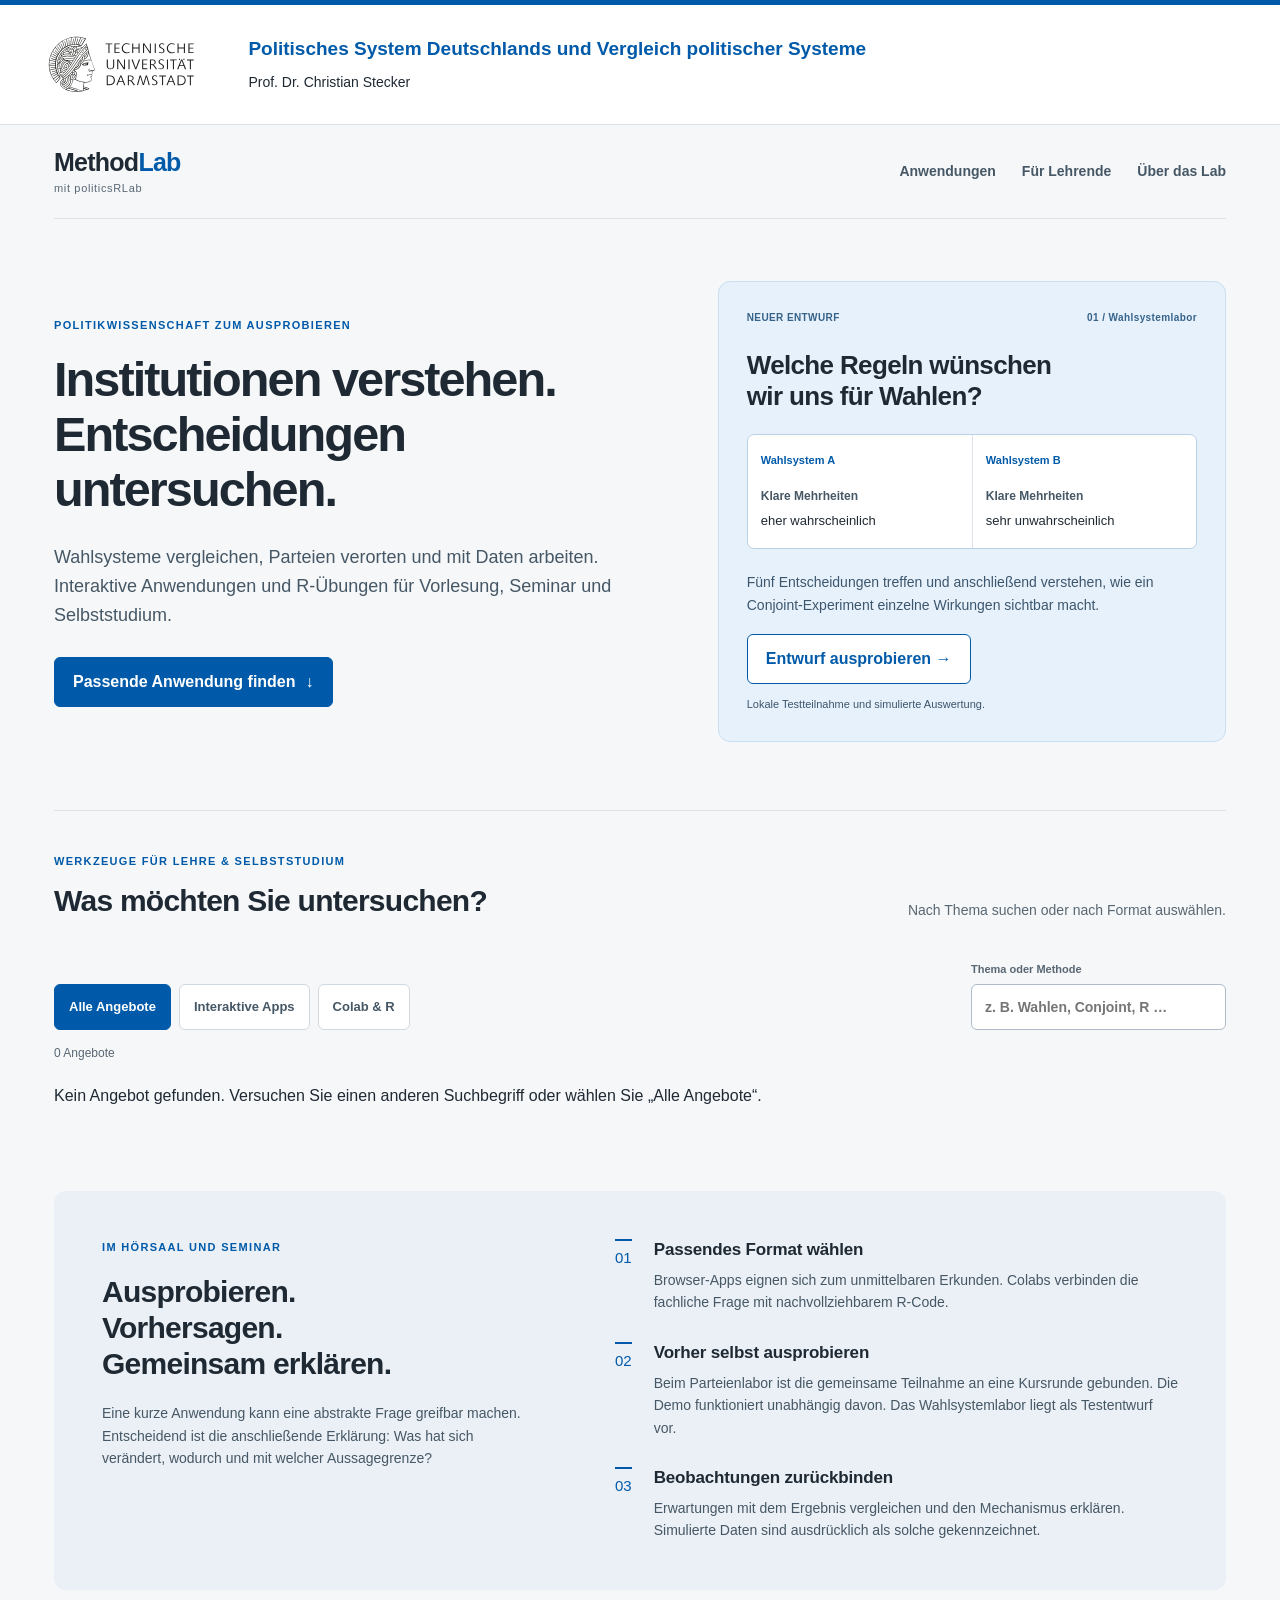
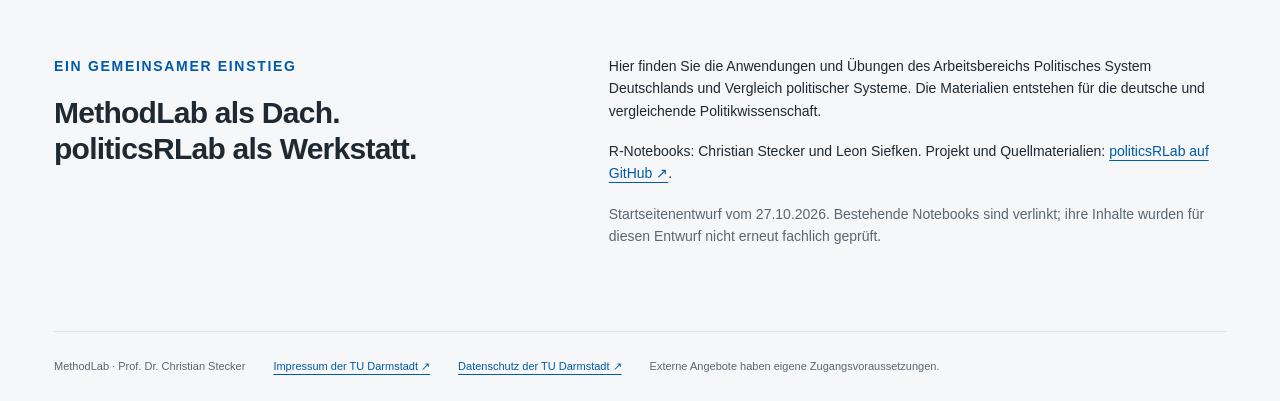
<file: hub/site/index.html>
<!doctype html>
<html lang="de">
<head>
  <meta charset="utf-8">
  <meta name="viewport" content="width=device-width, initial-scale=1">
  <meta name="description" content="MethodLab: interaktive Anwendungen und R-Übungen zur deutschen und vergleichenden Politikwissenschaft von Prof. Dr. Christian Stecker.">
  <title>MethodLab · Politikwissenschaft zum Ausprobieren</title>
  <link rel="stylesheet" href="./brand/brand.css">
  <link rel="stylesheet" href="./styles.css">
  <script src="./hub.js" defer></script>
</head>
<body>
  <a class="skip-link" href="#angebote">Zu den Anwendungen</a>
  <!-- politicsRLab:identity:start -->
<header class="prl-institution" aria-label="Hochschule und Arbeitsbereich">
  <div class="prl-institution__inner">
    <a class="prl-institution__logo" href="https://www.tu-darmstadt.de/" aria-label="Technische Universität Darmstadt">
      <img src="./brand/tu-darmstadt.svg" width="250" height="157" alt="Technische Universität Darmstadt" />
    </a>
    <div class="prl-institution__text">
      <a class="prl-institution__department" href="https://www.politikwissenschaft.tu-darmstadt.de/institut/arbeitsbereiche_und_nachwuchsgruppen/de_vergleich/index.de.jsp">Politisches System Deutschlands und Vergleich politischer Systeme</a>
      <p class="prl-institution__person">Prof. Dr. Christian Stecker</p>
    </div>
  </div>
</header>
<!-- politicsRLab:identity:end -->
  <div class="shell">
    <nav class="site-nav" aria-label="Hauptnavigation"><a class="wordmark" href="./">Method<span>Lab</span><small>mit politicsRLab</small></a><div><a href="#angebote">Anwendungen</a><a href="#lehre">Für Lehrende</a><a href="#ueber">Über das Lab</a></div></nav>
    <main>
      <section class="hero" aria-labelledby="hero-title"><div><p class="eyebrow">Politikwissenschaft zum Ausprobieren</p><h1 id="hero-title">Institutionen verstehen.<br>Entscheidungen untersuchen.</h1><p class="lead">Wahlsysteme vergleichen, Parteien verorten und mit Daten arbeiten. Interaktive Anwendungen und R-Übungen für Vorlesung, Seminar und Selbststudium.</p><a class="button" href="#angebote">Passende Anwendung finden <span aria-hidden="true">↓</span></a></div>
      <!-- draft-feature:start --><aside class="feature"><div class="feature-top"><span>NEUER ENTWURF</span><span>01 / Wahlsystemlabor</span></div><h2>Welche Regeln wünschen wir uns für Wahlen?</h2><div class="profile-sketch" aria-label="Im Wahlsystemlabor werden zwei Profile mit mehreren Eigenschaften verglichen"><div><span>Wahlsystem A</span><strong>Klare Mehrheiten</strong><p>eher wahrscheinlich</p></div><div><span>Wahlsystem B</span><strong>Klare Mehrheiten</strong><p>sehr unwahrscheinlich</p></div></div><p>Fünf Entscheidungen treffen und anschließend verstehen, wie ein Conjoint-Experiment einzelne Wirkungen sichtbar macht.</p><a class="button secondary" href="./wahlsystemlabor/">Entwurf ausprobieren →</a><p class="feature-note">Lokale Testteilnahme und simulierte Auswertung.</p></aside><!-- draft-feature:end --></section>
      <section id="angebote" class="catalog" aria-labelledby="catalog-title"><div class="section-heading"><div><p class="eyebrow">Werkzeuge für Lehre & Selbststudium</p><h2 id="catalog-title">Was möchten Sie untersuchen?</h2></div><p class="muted">Nach Thema suchen oder nach Format auswählen.</p></div><div class="filter-bar"><div class="filter-group" role="group" aria-label="Format auswählen"><button class="filter active" data-filter="all" aria-pressed="true">Alle Angebote</button><button class="filter" data-filter="app" aria-pressed="false">Interaktive Apps</button><button class="filter" data-filter="colab" aria-pressed="false">Colab & R</button></div><label class="search-label" for="search">Thema oder Methode<input type="search" id="search" placeholder="z. B. Wahlen, Conjoint, R …"></label></div><p class="count" id="count" aria-live="polite"></p><div class="cards">
      <!-- catalog:start -->
      <!-- catalog:end -->
      </div><p id="empty" hidden>Kein Angebot gefunden. Versuchen Sie einen anderen Suchbegriff oder wählen Sie „Alle Angebote“.</p></section>
      <section id="lehre" class="teaching" aria-labelledby="teaching-title"><div><p class="eyebrow">Im Hörsaal und Seminar</p><h2 id="teaching-title">Ausprobieren.<br>Vorhersagen.<br>Gemeinsam erklären.</h2><p>Eine kurze Anwendung kann eine abstrakte Frage greifbar machen. Entscheidend ist die anschließende Erklärung: Was hat sich verändert, wodurch und mit welcher Aussagegrenze?</p></div><ol><li><span>01</span><div><h3>Passendes Format wählen</h3><p>Browser-Apps eignen sich zum unmittelbaren Erkunden. Colabs verbinden die fachliche Frage mit nachvollziehbarem R-Code.</p></div></li><li><span>02</span><div><h3>Vorher selbst ausprobieren</h3><p>Beim Parteienlabor ist die gemeinsame Teilnahme an eine Kursrunde gebunden. Die Demo funktioniert unabhängig davon. Das Wahlsystemlabor liegt als Testentwurf vor.</p></div></li><li><span>03</span><div><h3>Beobachtungen zurückbinden</h3><p>Erwartungen mit dem Ergebnis vergleichen und den Mechanismus erklären. Simulierte Daten sind ausdrücklich als solche gekennzeichnet.</p></div></li></ol></section>
      <section id="ueber" class="about"><div><p class="eyebrow">Ein gemeinsamer Einstieg</p><h2>MethodLab als Dach.<br>politicsRLab als Werkstatt.</h2></div><div><p>Hier finden Sie die Anwendungen und Übungen des Arbeitsbereichs Politisches System Deutschlands und Vergleich politischer Systeme. Die Materialien entstehen für die deutsche und vergleichende Politikwissenschaft.</p><p>R-Notebooks: Christian Stecker und Leon Siefken. Projekt und Quellmaterialien: <a href="https://github.com/cstecker/politicsRLab">politicsRLab auf GitHub ↗</a>.</p><p class="muted">Startseitenentwurf vom 27.10.2026. Bestehende Notebooks sind verlinkt; ihre Inhalte wurden für diesen Entwurf nicht erneut fachlich geprüft.</p></div></section>
    </main>
    <footer><span>MethodLab · Prof. Dr. Christian Stecker</span><a href="https://www.tu-darmstadt.de/impressum/">Impressum der TU Darmstadt ↗</a><a href="https://www.tu-darmstadt.de/datenschutzerklaerung/">Datenschutz der TU Darmstadt ↗</a><span>Externe Angebote haben eigene Zugangsvoraussetzungen.</span></footer>
  </div>
</body>
</html>
</file>
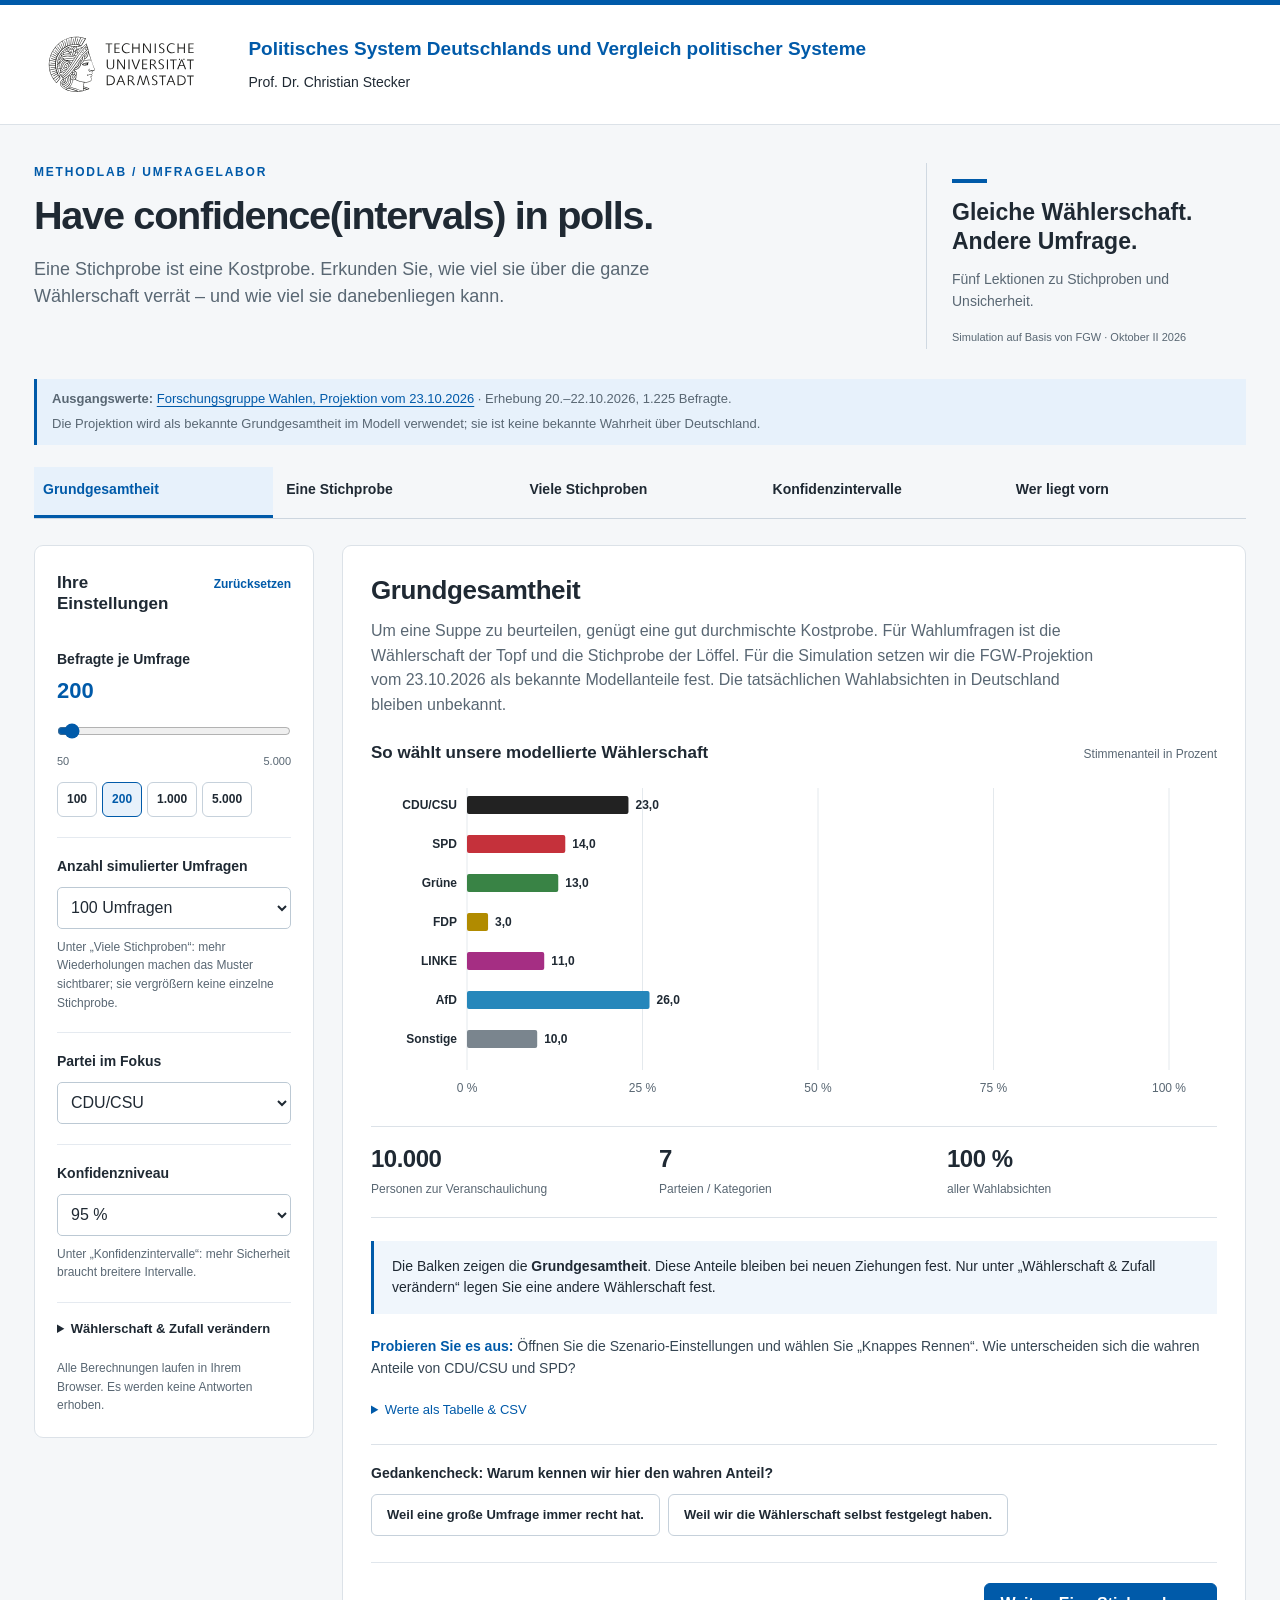
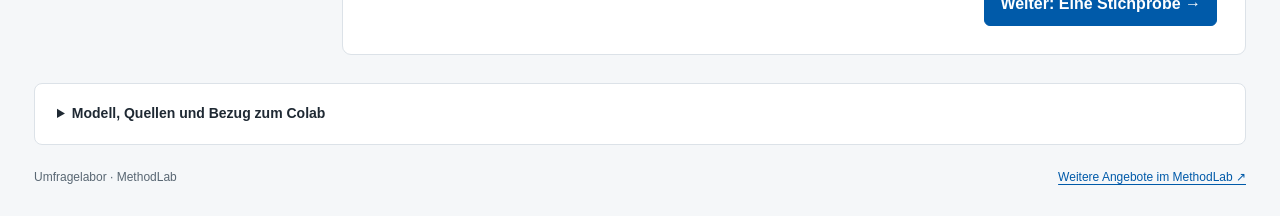
<file: umfragelabor/site/index.html>
<!doctype html>
<html lang="de">
<head>
  <meta charset="utf-8">
  <meta name="viewport" content="width=device-width, initial-scale=1">
  <meta name="description" content="Wahlumfragen verstehen: interaktives Lehrlabor zu Stichproben, Zufallsschwankungen und Konfidenzintervallen.">
  <title>Have confidence(intervals) in polls. · MethodLab</title>
  <link rel="stylesheet" href="./brand/brand.css">
  <link rel="stylesheet" href="./styles.css">
  <script defer src="./stats.js"></script>
  <script defer src="./app.js"></script>
</head>
<body>
<a class="skip" href="#lesson">Zur Simulation</a>
<!-- politicsRLab:identity:start -->
<header class="prl-institution" aria-label="Hochschule und Arbeitsbereich">
  <div class="prl-institution__inner">
    <a class="prl-institution__logo" href="https://www.tu-darmstadt.de/" aria-label="Technische Universität Darmstadt">
      <img src="./brand/tu-darmstadt.svg" width="250" height="157" alt="Technische Universität Darmstadt" />
    </a>
    <div class="prl-institution__text">
      <a class="prl-institution__department" href="https://www.politikwissenschaft.tu-darmstadt.de/institut/arbeitsbereiche_und_nachwuchsgruppen/de_vergleich/index.de.jsp">Politisches System Deutschlands und Vergleich politischer Systeme</a>
      <p class="prl-institution__person">Prof. Dr. Christian Stecker</p>
    </div>
  </div>
</header>
<!-- politicsRLab:identity:end -->
<main>
  <div class="intro">
    <div><p class="eyebrow">METHODLAB / UMFRAGELABOR</p><h1>Have confidence(intervals) in polls.</h1>
    <p class="lead">Eine Stichprobe ist eine Kostprobe. Erkunden Sie, wie viel sie über die ganze Wählerschaft verrät – und wie viel sie danebenliegen kann.</p></div>
    <div class="intro-note"><span class="note-line"></span><strong>Gleiche Wählerschaft.<br>Andere Umfrage.</strong><p>Fünf Lektionen zu Stichproben und Unsicherheit.</p><span class="tag">Simulation auf Basis von FGW · Oktober II 2026</span></div>
  </div>
  <p class="poll-source"><strong>Ausgangswerte:</strong> <a href="https://www.forschungsgruppe.de/Umfragen/Politbarometer/Archiv/Politbarometer_2026/Oktober_II_2026/">Forschungsgruppe Wahlen, Projektion vom 23.10.2026</a> · Erhebung 20.–22.10.2026, 1.225 Befragte. <span id="source-status"></span></p>
  <nav class="lessons" aria-label="Lektionen">
    <button data-step="0" aria-current="step">Grundgesamtheit</button>
    <button data-step="1">Eine Stichprobe</button>
    <button data-step="2">Viele Stichproben</button>
    <button data-step="3">Konfidenzintervalle</button>
    <button data-step="4">Wer liegt vorn</button>
  </nav>
  <div class="workspace">
    <aside class="controls" aria-label="Simulation einstellen">
      <div class="control-title"><h2>Ihre Einstellungen</h2><button class="text-button" id="reset">Zurücksetzen</button></div>
      <label for="n">Befragte je Umfrage <output id="n-out" for="n">200</output></label>
      <input type="range" id="n" min="50" max="5000" step="50" value="200">
      <div class="range-ends"><span>50</span><span>5.000</span></div>
      <div class="presets" aria-label="Stichprobengröße wählen"><button data-n="100">100</button><button data-n="200">200</button><button data-n="1000">1.000</button><button data-n="5000">5.000</button></div>
      <div class="control-group"><label for="reps">Anzahl simulierter Umfragen</label><select id="reps"><option value="50">50 Umfragen</option><option value="100" selected>100 Umfragen</option><option value="500">500 Umfragen</option><option value="1000">1.000 Umfragen</option></select><p class="hint">Unter „Viele Stichproben“: mehr Wiederholungen machen das Muster sichtbarer; sie vergrößern keine einzelne Stichprobe.</p></div>
      <div class="control-group"><label for="focus">Partei im Fokus</label><select id="focus"></select></div>
      <div class="control-group"><label for="confidence">Konfidenzniveau</label><select id="confidence"><option value="90">90 %</option><option value="95" selected>95 %</option><option value="99">99 %</option></select><p class="hint">Unter „Konfidenzintervalle“: mehr Sicherheit braucht breitere Intervalle.</p></div>
      <details id="scenario"><summary>Wählerschaft &amp; Zufall verändern</summary><div class="details-body">
        <label for="gap">Modellabstand CDU/CSU − SPD <output id="gap-out" for="gap">9 Prozentpunkte</output></label><input type="range" id="gap" min="-10" max="20" step="1" value="9"><div class="range-ends"><span>SPD +10</span><span>CDU +20</span></div>
        <div class="presets"><button data-gap="9">FGW Oktober 2026</button><button data-gap="2">Knappes Rennen</button><button data-gap="0">Gleichstand</button></div><p class="hint">CDU/CSU und SPD teilen sich im Modell zusammen 37 %. Alle anderen Parteianteile bleiben gleich.</p>
        <label for="seed">Startwert des Zufalls (Seed)</label><input id="seed" type="number" min="0" max="4294967295" step="1" value="123"><p class="hint">Gleiche Einstellungen und gleiche Ziehungsnummer liefern dieselben Werte.</p>
      </div></details>
      <p class="local-note">Alle Berechnungen laufen in Ihrem Browser. Es werden keine Antworten erhoben.</p>
    </aside>
    <section id="lesson" class="lesson" tabindex="-1" aria-labelledby="lesson-title"></section>
  </div>
  <p id="status" class="sr-only" role="status" aria-live="polite"></p>
  <details class="methods"><summary>Modell, Quellen und Bezug zum Colab</summary><div class="methods-body">
    <p>Ausgangspunkt ist Christians Colab <a href="https://colab.research.google.com/github/cstecker/politicsRLab/blob/main/Have%20confidence(intervals)%20in%20Wahlumfragen.ipynb">„Have confidence(intervals) in Wahlumfragen“</a>. Die Ausgangswerte stammen jetzt aus der FGW-Projektion vom 23.10.2026: CDU/CSU 23 %, SPD 14 %, Grüne 13 %, FDP 3 %, Linke 11 %, AfD 26 % und Sonstige 10 %. Die Projektion ist eine unsichere Umfrageschätzung. Für die Simulation verwenden wir sie als festgelegte Modellanteile und veranschaulichen sie anhand von 10.000 konstruierten Personen. Die echten 1.225 Befragten werden hier nicht rekonstruiert; es handelt sich nicht um Umfrage-Mikrodaten.</p>
    <p>Jede Umfrage besteht aus unabhängigen Ziehungen <strong>mit Zurücklegen</strong> aus derselben Wählerschaft (Multinomialmodell). Eine Person kann rechnerisch mehrfach gezogen werden. So verwenden alle Lektionen dasselbe Modell; im Colab wechselte die Ziehungsart. Die 10.000 Personen dienen der Anschauung. Es wird keine Endlichkeitskorrektur angewendet.</p>
    <p>Einzelne Parteianteile erhalten <strong>Wilson-Konfidenzintervalle</strong>. Ihr langfristiger Abdeckungsanteil liegt näherungsweise beim gewählten Niveau; wegen diskreter Daten muss er nicht exakt 95 % betragen. Die mittleren 95 % der simulierten Schätzwerte unter „Viele Stichproben“ beschreiben dagegen die Stichprobenverteilung. Diese beiden Größen werden hier ausdrücklich getrennt.</p>
    <p>Für den Abstand zweier Parteien aus derselben Umfrage gilt näherungsweise: SE(Â − B̂) = √[(Â + B̂ − (Â − B̂)²) / n]. Das Intervall ist Abstand ± z · SE. Es berücksichtigt die negative Kovarianz der beiden Anteile. Bei kleinen Zellen ist diese Normalapproximation unzuverlässig; die App kennzeichnet das Ergebnis entsprechend. Die Intervalle gelten jeweils für eine Partei bzw. einen vorab gewählten Vergleich, nicht gleichzeitig für alle Vergleiche.</p>
    <p>Methodische Referenzen: <a href="https://www.itl.nist.gov/div898/handbook/prc/section2/prc241.htm">NIST: Wilson-Intervalle für Anteile</a>, <a href="https://www.itl.nist.gov/div898/handbook/eda/section3/eda352.htm">NIST: Interpretation von Konfidenzintervallen</a>. Der Startwert 123 nutzt einen browserseitigen Zufallszahlengenerator; er reproduziert die App, nicht die Zufallsfolge von R.</p>
    <p>Grenzen: Die FGW-Projektion wird im vereinfachten Lehrmodell als fest angenommen. Die simulierten Intervalle sind keine nachträgliche Berechnung der tatsächlichen FGW-Unsicherheit. Keine Gewichtung, keine Ausfälle, keine Auswahlverzerrung und keine Veränderung der Wahlabsichten im Zeitverlauf. Größere Stichproben verringern den Zufallsfehler; systematische Verzerrungen verschwinden dadurch nicht. Eine Umfrage beschreibt Wahlabsichten zum Befragungszeitpunkt, kein sicheres späteres Wahlergebnis.</p>
  </div></details>
  <footer><span>Umfragelabor · MethodLab</span><a href="https://cstecker.github.io/politicsRLab/">Weitere Angebote im MethodLab ↗</a></footer>
</main>
<noscript>Dieses Lehrlabor benötigt JavaScript für die Simulationen.</noscript>
</body>
</html>
</file>
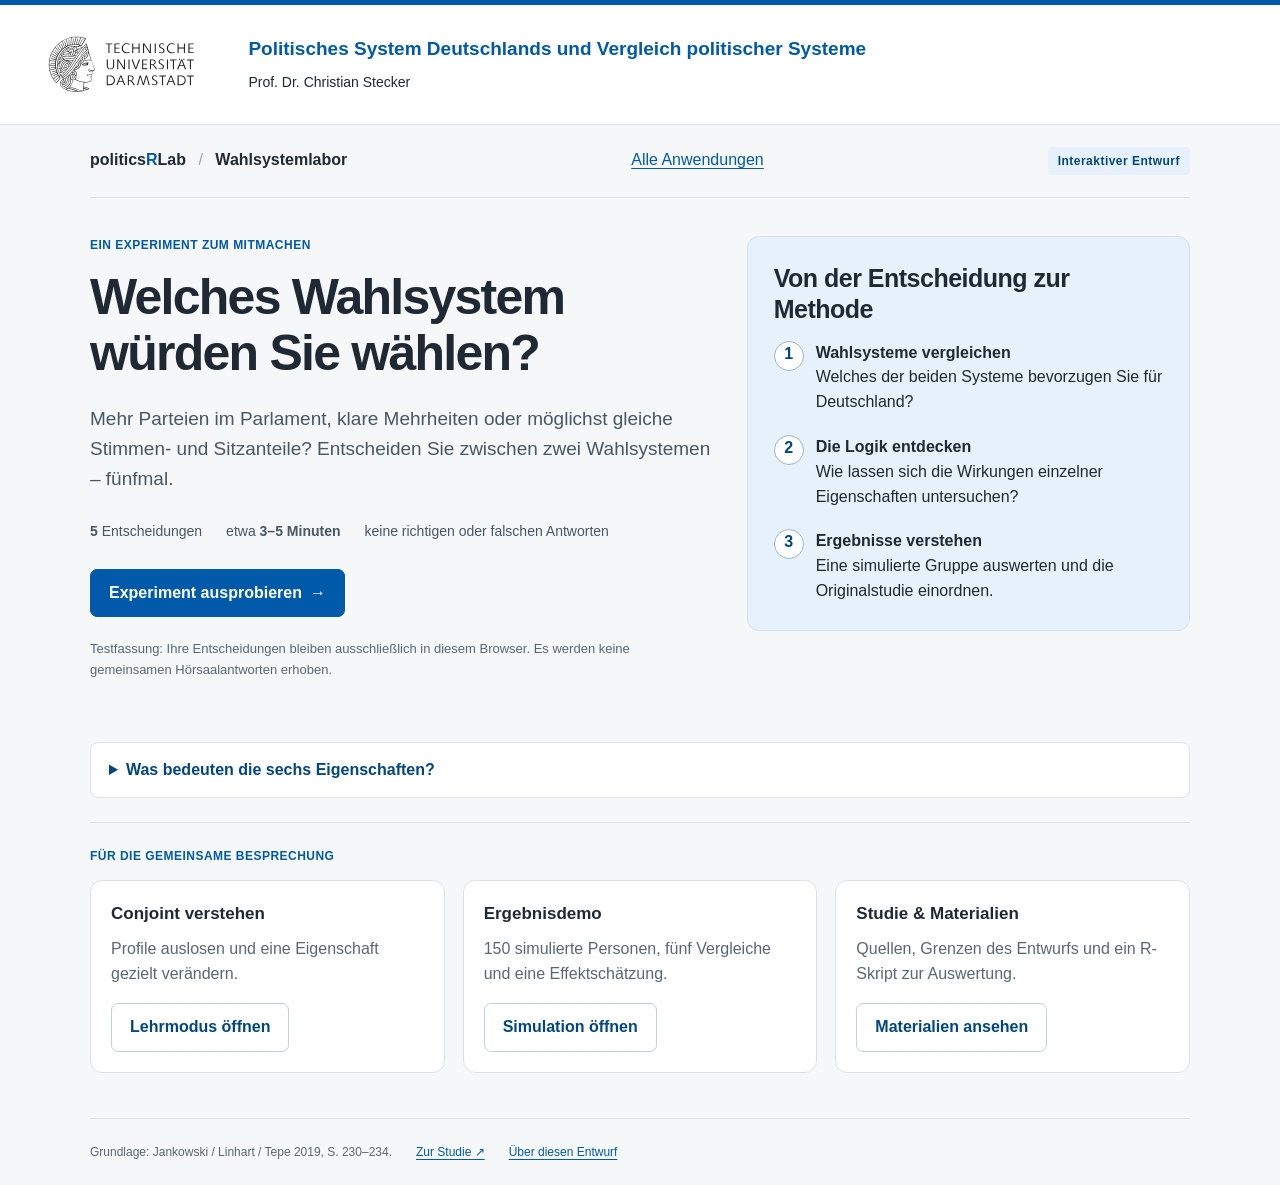
<file: wahlsystemlabor/site/index.html>
<!doctype html>
<html lang="de">
<head>
  <meta charset="utf-8">
  <meta name="viewport" content="width=device-width, initial-scale=1">
  <meta name="description" content="Welches Wahlsystem würden Sie wählen? Fünf Entscheidungen und ein interaktiver Einstieg in Conjoint-Experimente nach Jankowski, Linhart und Tepe (2019).">
  <title>Wahlsystemlabor · politicsRLab</title>
  <link rel="stylesheet" href="./brand/brand.css">
  <link rel="stylesheet" href="./styles.css">
  <script type="module" src="./app.mjs"></script>
</head>
<body>
  <a class="skip-link" href="#main">Zum Inhalt</a>
  <!-- politicsRLab:identity:start -->
<header class="prl-institution" aria-label="Hochschule und Arbeitsbereich">
  <div class="prl-institution__inner">
    <a class="prl-institution__logo" href="https://www.tu-darmstadt.de/" aria-label="Technische Universität Darmstadt">
      <img src="./brand/tu-darmstadt.svg" width="250" height="157" alt="Technische Universität Darmstadt" />
    </a>
    <div class="prl-institution__text">
      <a class="prl-institution__department" href="https://www.politikwissenschaft.tu-darmstadt.de/institut/arbeitsbereiche_und_nachwuchsgruppen/de_vergleich/index.de.jsp">Politisches System Deutschlands und Vergleich politischer Systeme</a>
      <p class="prl-institution__person">Prof. Dr. Christian Stecker</p>
    </div>
  </div>
</header>
<!-- politicsRLab:identity:end -->
  <div class="shell">
    <div class="app-bar"><a class="wordmark" href="#start">politics<span>R</span>Lab <span class="wordmark-divider">/</span> Wahlsystemlabor</a><a href="../">Alle Anwendungen</a><span class="badge">Interaktiver Entwurf</span></div>
    <main id="main" tabindex="-1"></main>
    <footer>
      <span>Grundlage: Jankowski / Linhart / Tepe 2019, S. 230–234.</span>
      <a href="https://link.springer.com/article/10.1007/s11615-019-00152-2" target="_blank" rel="noopener">Zur Studie ↗</a>
      <a href="#info">Über diesen Entwurf</a>
    </footer>
  </div>
  <noscript><p>Für die zufällige Zusammenstellung der Profile und die Auswertung wird JavaScript benötigt.</p></noscript>
</body>
</html>
</file>
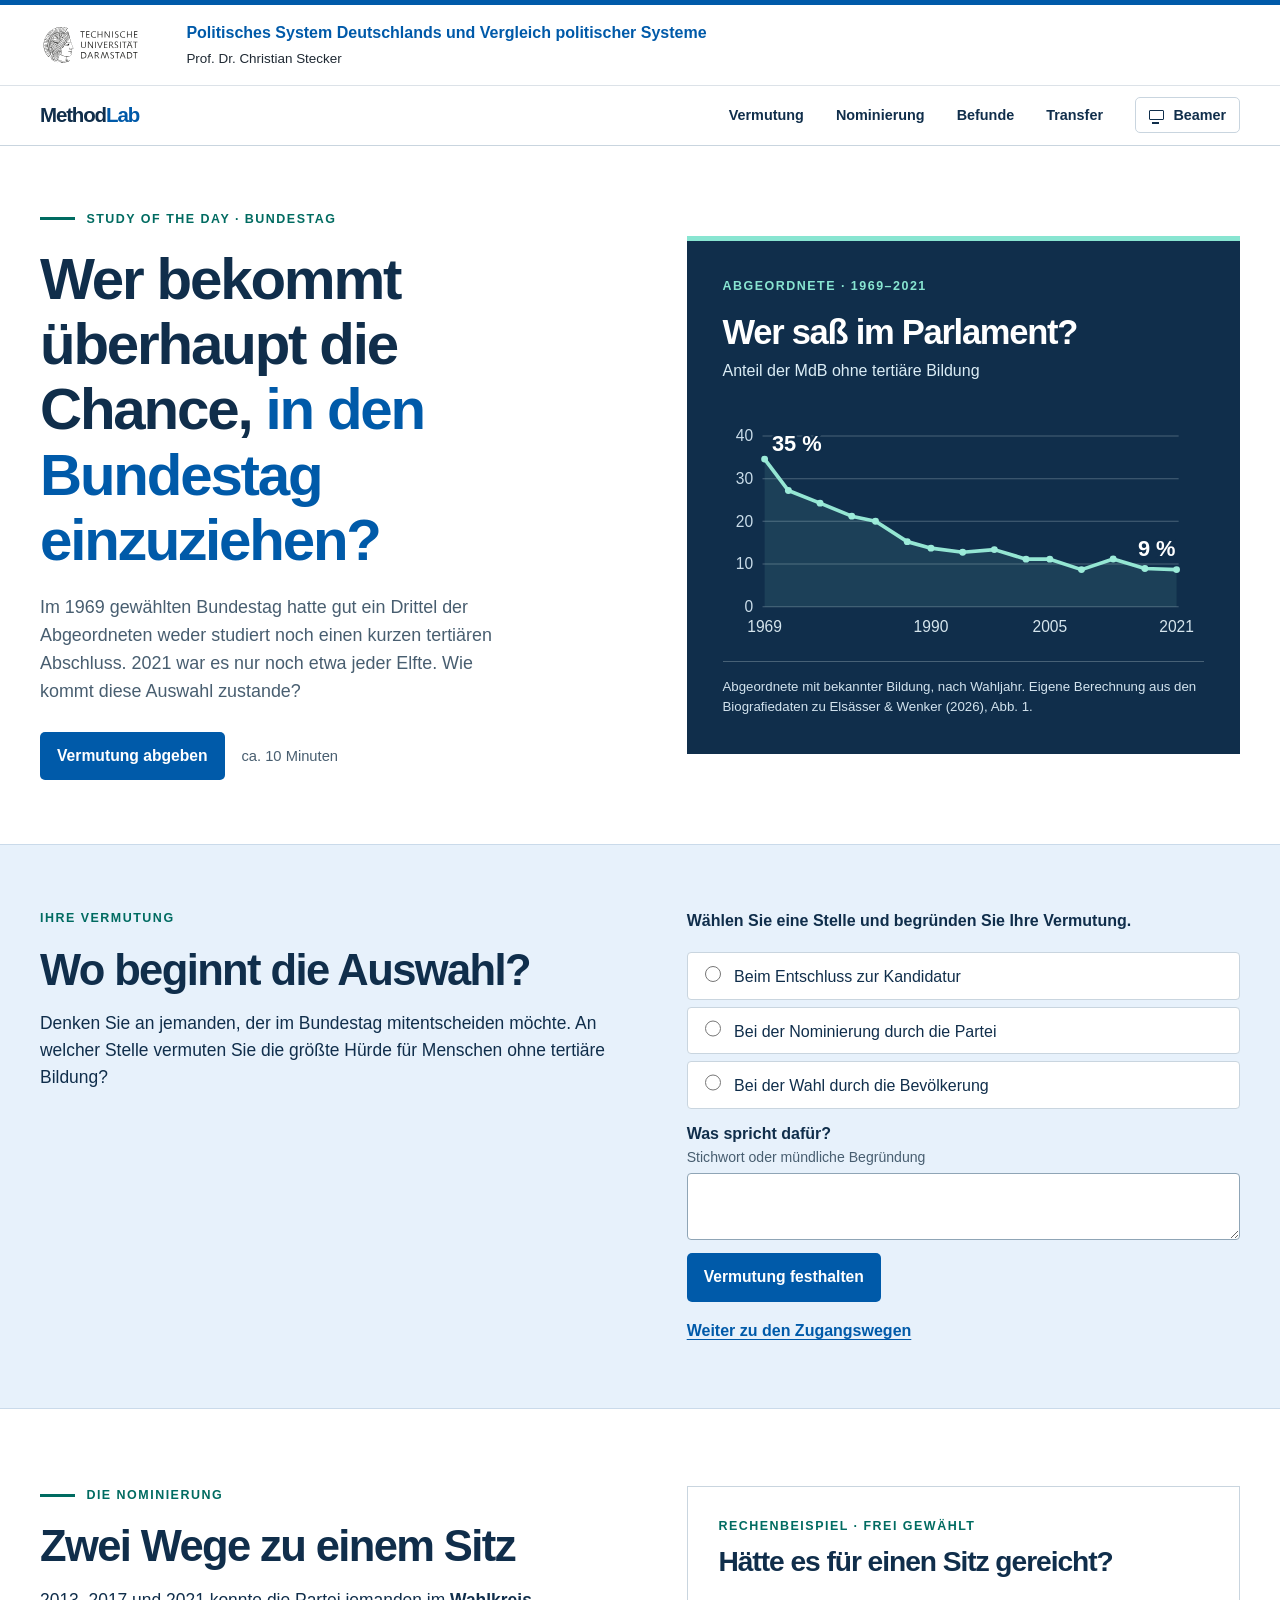
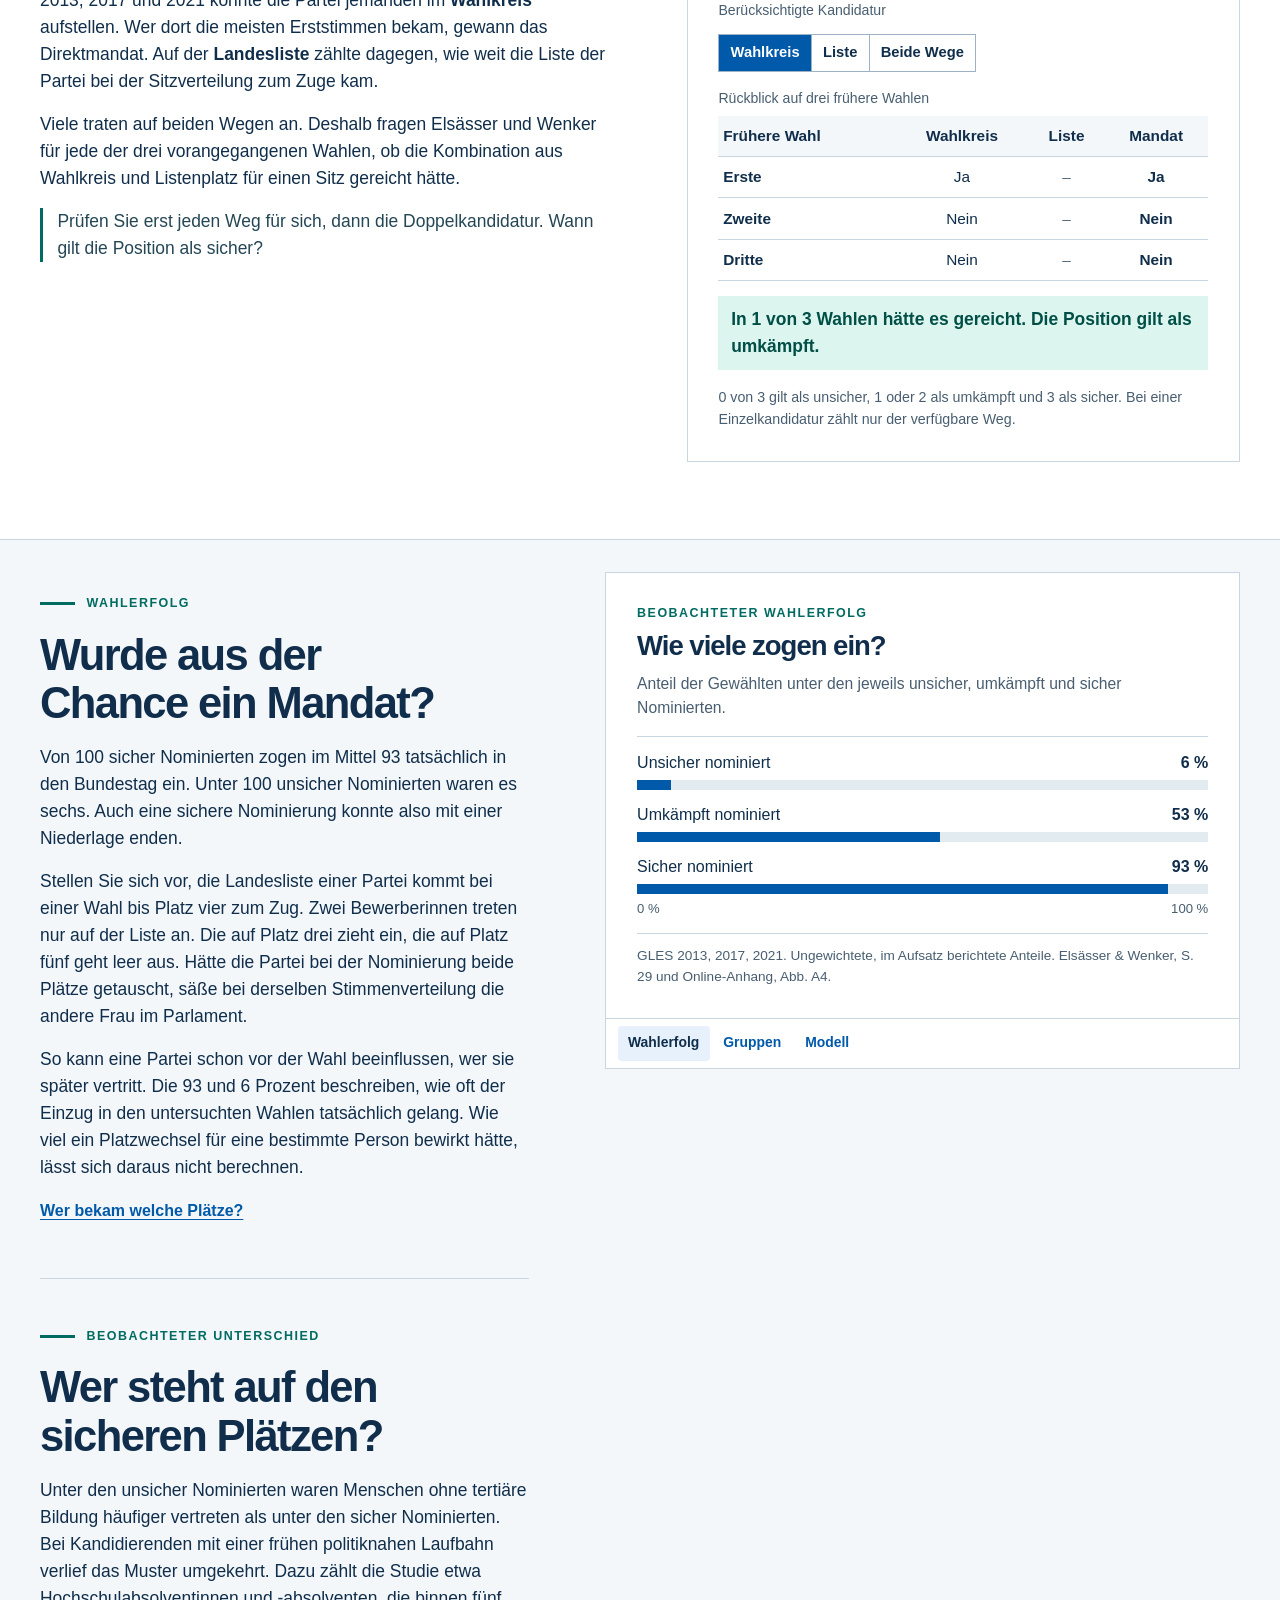
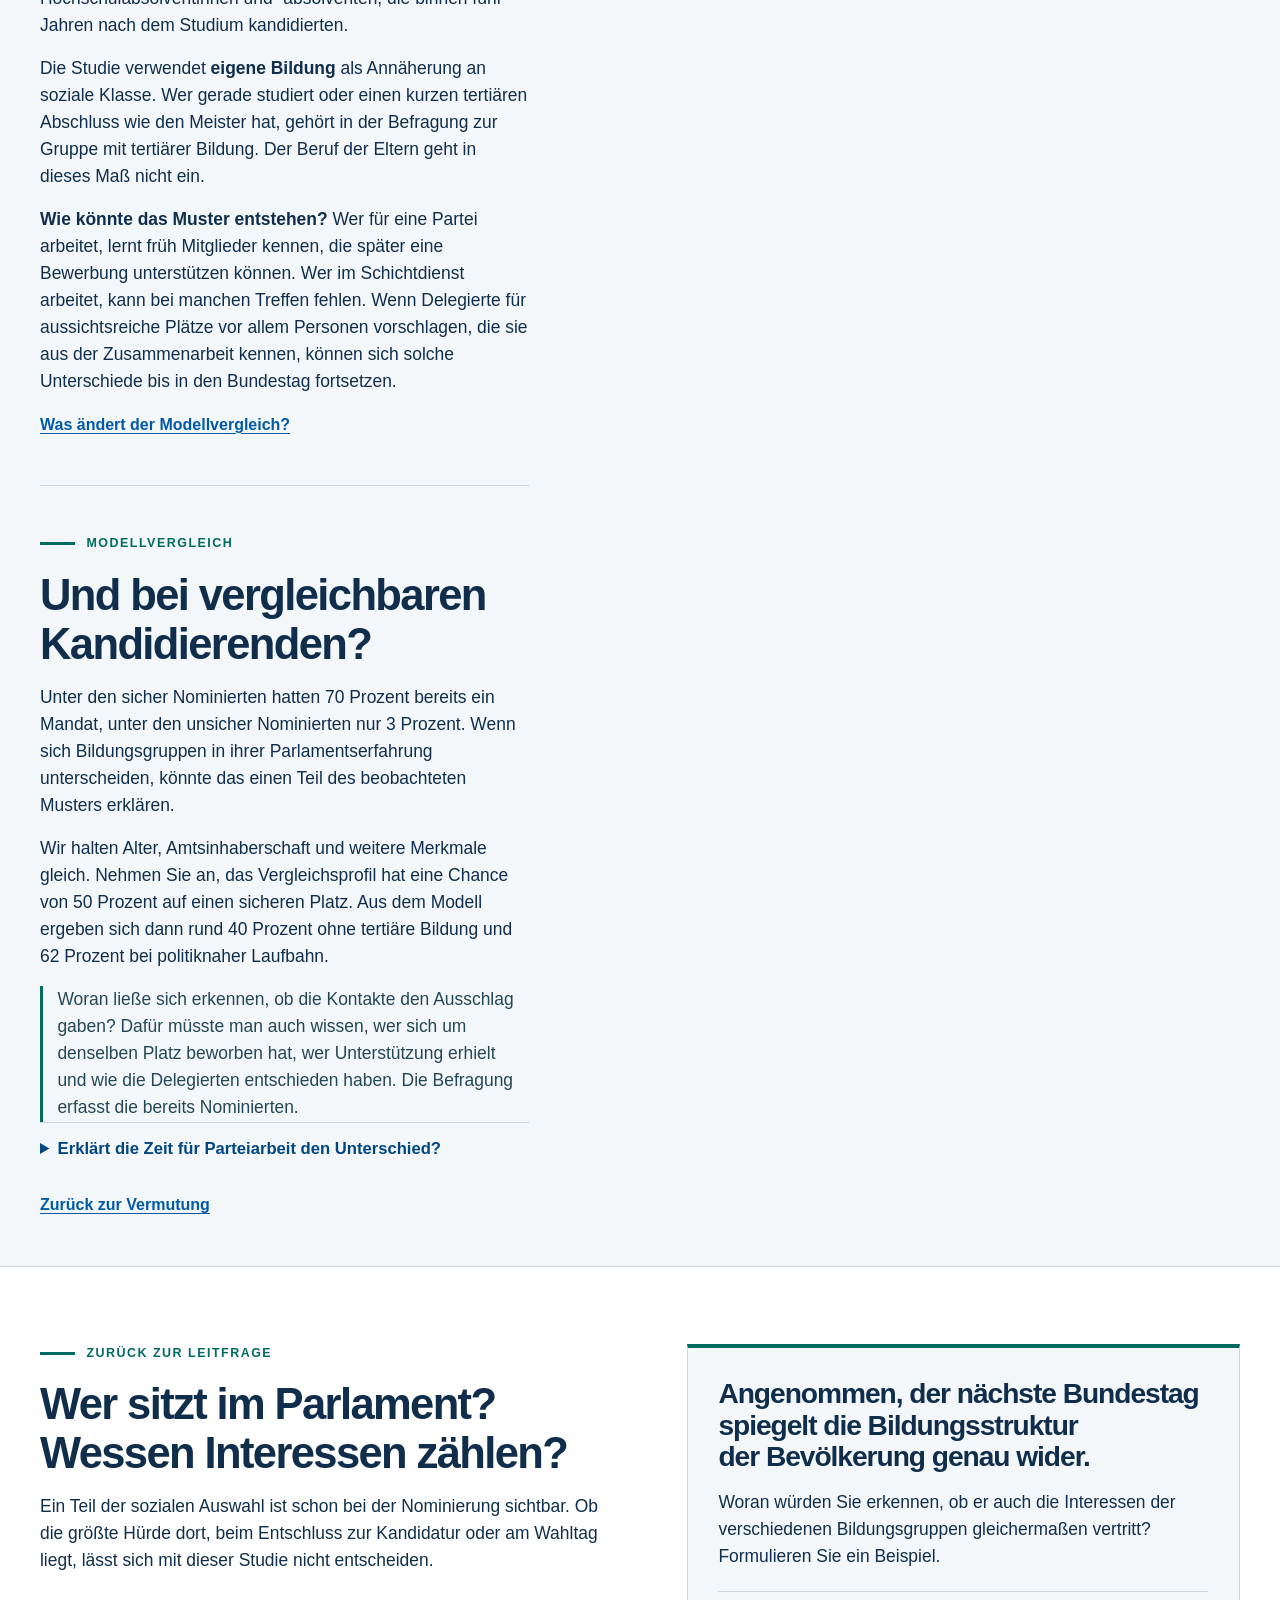
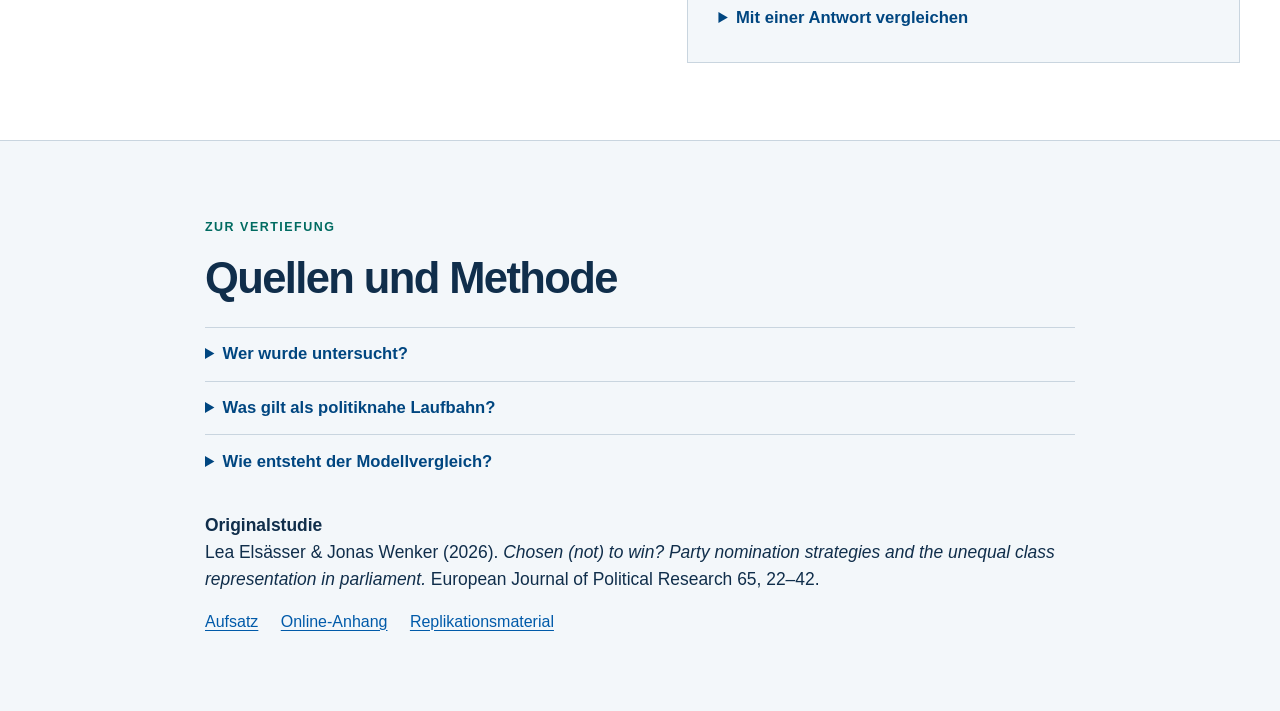
<file: bundestag-scrollytelling/bundestag-entwurf.html>
<!doctype html>
<html lang="de">
<head>
  <meta charset="utf-8">
  <meta name="viewport" content="width=device-width, initial-scale=1">
  <meta name="color-scheme" content="light">
  <meta name="description" content="Wie Parteien die Chancen auf ein Mandat verteilen. Eine interaktive Lektüre der Bundestagsstudie von Lea Elsässer und Jonas Wenker.">
  <title>Wer bekommt die Chance auf den Bundestag? · MethodLab</title>
  <style>
/* politicsRLab · gemeinsame Gestaltung; Quelle: brand/ im Projektstamm. */
:root {
  --prl-blue: #005aa9;
  --prl-blue-dark: #004680;
  --prl-blue-light: #e7f1fb;
  --prl-ink: #1f2933;
  --prl-muted: #596773;
  --prl-surface: #ffffff;
  --prl-background: #f5f7f9;
  --prl-line: #dce2e8;
  --prl-font: Arial, Helvetica, sans-serif;
}
.prl-institution { background: #fff; border-top: 5px solid var(--prl-blue); border-bottom: 1px solid var(--prl-line); color: var(--prl-ink); font-family: var(--prl-font); }
.prl-institution__inner { box-sizing: border-box; max-width: 1320px; margin: 0 auto; padding: 4px 34px; display: flex; align-items: center; gap: clamp(18px, 3vw, 42px); }
.prl-institution__logo { display: block; flex: 0 0 clamp(110px, 14vw, 176px); line-height: 0; background: white; }
.prl-institution__logo img { display: block; width: 100%; height: auto; }
.prl-institution__text { min-width: 0; max-width: 700px; padding: 12px 0; }
.prl-institution__department { color: var(--prl-blue); font-size: clamp(14px, 1.5vw, 19px); font-weight: 700; line-height: 1.4; text-decoration: none; text-underline-offset: 4px; }
.prl-institution__department:hover { text-decoration: underline; }
.prl-institution__person { margin: 9px 0 0; color: var(--prl-ink); font-size: 14px; line-height: 1.45; }
.prl-institution a:focus-visible { outline: 3px solid var(--prl-blue); outline-offset: 5px; }
@media (max-width: 600px) {
  .prl-institution__inner { padding: 4px 16px; gap: 16px; }
  .prl-institution__person { font-size: 12px; margin-top: 7px; }
}
@media print { .prl-institution { border-top-width: 2px; } }

</style>
  <style>
* { box-sizing: border-box; }
:root {
  --navy: #102e4b;
  --accent: #005aa9;
  --teal: #006b61;
  --aqua: #88e5d1;
  --muted: #485e70;
  --line: #c9d5df;
  --paper: #f3f7fa;
  font-family: var(--prl-font);
  color: var(--navy);
  line-height: 1.55;
}
body { margin: 0; background: white; }
button, input, textarea { font: inherit; }
button, summary, input[type="radio"], .route-options label { cursor: pointer; }
a { color: var(--accent); text-underline-offset: .2em; text-decoration-thickness: 1px; }
:focus-visible { outline: 3px solid #007e91; outline-offset: 4px; }
[hidden] { display: none !important; }
.wrap { width: min(calc(100% - 5rem), 1210px); margin-inline: auto; }
.prl-institution__inner { max-width: 1290px; }
.prl-institution__logo { flex-basis: 114px; }
.prl-institution__department { font-size: 1rem; }
.prl-institution__person { margin-top: 3px; font-size: .84rem; }
.skip { position: fixed; z-index: 9; top: 8px; left: 10px; padding: .6rem 1rem; background: white; transform: translateY(-180%); }
.skip:focus { transform: none; }
.nav { position: sticky; top: 0; z-index: 5; border-bottom: 1px solid var(--line); background: #fff; }
.nav-inner, .links, .start-row, .source-links, .chart-nav { display: flex; align-items: center; }
.nav-inner { height: 59px; gap: 2rem; }
.wordmark { margin-right: auto; text-decoration: none; color: var(--navy); font-size: 1.28rem; font-weight: 750; letter-spacing: -.055em; }
.wordmark span { color: var(--accent); }
.links { gap: clamp(1rem, 2.5vw, 2rem); }
.links a, .nav-button { color: var(--navy); font-size: .9rem; text-decoration: none; font-weight: 650; }
.links a:hover, .links a[aria-current] { color: var(--accent); text-decoration: underline; }
.nav-button { display: flex; align-items: center; gap: .6rem; padding: .35rem .8rem; border: 1px solid var(--line); border-radius: 5px; background: #fff; }
.nav-button[aria-pressed="true"] { background: var(--navy); color: white; }
.screen-icon { width: 15px; height: 10px; border: 1.6px solid currentColor; border-radius: 1px; position: relative; }
.screen-icon::after { content: ''; width: 7px; height: 2px; position: absolute; background: currentColor; bottom: -5px; left: 2.5px; }
h1, h2, h3, p, figure { margin: 0; }
h1, h2, h3 { line-height: 1.12; letter-spacing: -.037em; text-wrap: balance; }
h1 { font-size: clamp(2.65rem, 4.55vw, 4.7rem); max-width: 16ch; }
h1 em { color: var(--accent); font-style: normal; }
h2 { font-size: clamp(2.1rem, 3.4vw, 3.15rem); }
h3 { font-size: clamp(1.45rem, 2.2vw, 2rem); }
p + p, h2 + p, h3 + p { margin-top: 1rem; }
p { font-size: 1.09rem; }
.kicker, .chart-type { display: flex; align-items: center; gap: .7rem; font-size: .78rem; line-height: 1.5; text-transform: uppercase; font-weight: 750; letter-spacing: .12em; color: var(--teal); margin-bottom: 1.1rem; }
.rule { width: 2.2rem; height: 3px; background: currentColor; }
.hero, .split, .story-grid { display: grid; grid-template-columns: 1.03fr 1fr; gap: clamp(2.5rem, 6vw, 6rem); }
.hero { align-items: center; padding-block: clamp(2.7rem, 5vw, 5rem); }
.lead { font-size: clamp(1.06rem, 1.4vw, 1.29rem); color: var(--muted); margin-block: 1.4rem 1.65rem; max-width: 49ch; }
.start-row { gap: 1.05rem; font-size: .92rem; color: var(--muted); }
.primary, #present-bar button { display: inline-flex; align-items: center; justify-content: center; border-radius: 5px; background: var(--accent); color: white; border: 1px solid transparent; padding: .69rem 1rem; font-size: .98rem; font-weight: 700; text-decoration: none; }
.primary:hover, #present-bar button:hover { background: var(--prl-blue-dark); }
.history-panel { background: var(--navy); color: #fff; border-top: 5px solid var(--aqua); padding: clamp(1.3rem, 2.8vw, 2.7rem); }
.history-panel .chart-type { color: var(--aqua); }
.history-panel h2 { font-size: clamp(1.7rem, 2.7vw, 2.5rem); }
.chart-unit { margin-top: .45rem; font-size: 1rem; color: #dbedf6; }
#history-plot svg { display: block; width: 100%; height: auto; margin: 1.55rem 0 1.15rem; overflow: visible; }
#history-plot text[font-weight] { paint-order: stroke; stroke: var(--navy); stroke-width: 4px; }
.history-panel figcaption { border-top: 1px solid #476176; padding-top: .9rem; font-size: .83rem; color: #d2e3ee; }
section[id], header[id] { scroll-margin-top: 78px; }
.split { align-items: start; }
.prediction-band { background: var(--prl-blue-light); padding-block: clamp(2.8rem, 5vw, 5rem); border-block: 1px solid #cadaea; }
fieldset { min-width: 0; margin: 0; padding: 0; border: 0; }
legend, .reason { font-weight: 700; font-size: 1rem; }
legend { margin-bottom: .75rem; padding: 0; }
.choice { display: flex; align-items: baseline; gap: .6rem; padding: .57rem .75rem; margin: .4rem 0; background: #fff; border: 1px solid var(--line); border-radius: 4px; cursor: pointer; }
input[type="radio"] { accent-color: var(--accent); width: 1.05rem; height: 1.05rem; flex: 0 0 auto; }
.choice:has(input:checked) { border-color: var(--accent); }
.reason { display: block; margin: .85rem 0 .25rem; }
.reason span { display: block; color: var(--muted); font-weight: normal; font-size: .88rem; }
textarea { display: block; width: 100%; resize: vertical; min-height: 2.8rem; border: 1px solid #8fa5b6; border-radius: 4px; margin-bottom: .8rem; padding: .5rem; }
.respond:empty { display: none; }
.respond, .recall { font-weight: 650; margin: .6rem 0 1rem; }
.text-link { display: inline-block; font-weight: 650; margin-top: 1.1rem; }
.routes, .transfer, .sources { padding-block: clamp(3.3rem, 6vw, 6rem); }
.prompt { border-left: 3px solid var(--teal); padding-left: .9rem; color: #244655; }
.lab, .question { padding: clamp(1.2rem, 2.4vw, 2.1rem); border: 1px solid var(--line); }
.lab .chart-type { margin-bottom: .6rem; }
.route-options { display: flex; margin: 1.4rem 0 1rem; gap: 0; flex-wrap: wrap; }
.route-options legend { color: var(--muted); font-weight: 500; font-size: .88rem; }
.route-options input { position: absolute; opacity: 0; }
.route-options span { display: block; font-size: .92rem; font-weight: 700; border: 1px solid #9db2c4; padding: .43rem .7rem; background: white; }
.route-options label + label span { border-left: none; }
.route-options input:checked + span { color: white; background: var(--accent); }
.route-options input:focus-visible + span { outline: 3px solid #007e91; outline-offset: 2px; position: relative; }
.route-table { border-collapse: collapse; width: 100%; text-align: center; font-size: .96rem; }
.route-table caption { text-align: left; color: var(--muted); font-size: .88rem; margin-bottom: .35rem; }
.route-table td, .route-table th { padding: .52rem .3rem; border-bottom: 1px solid var(--line); }
.route-table thead { background: var(--paper); }
.route-table tr > :first-child { text-align: left; }
.route-table td:last-child { font-weight: 700; }
.route-table .inactive { color: #586b7a; }
.result-band { color: #004f47; background: #dcf5ee; padding: .65rem .8rem; font-weight: 700; margin-top: .9rem; }
.small { font-size: .89rem; color: var(--muted); }
.findings { background: var(--paper); border-block: 1px solid var(--line); }
.story-grid { position: relative; grid-template-columns: .87fr 1.13fr; align-items: start; }
.step { display: flex; flex-direction: column; justify-content: center; min-height: 82svh; padding: 3rem 0; }
.step + .step { border-top: 1px solid var(--line); }
.sticky-figure { position: sticky; top: 80px; margin: 2rem 0; align-self: start; border: 1px solid var(--line); background: white; }
.chart-box { padding: clamp(1.25rem, 2.4vw, 2.1rem); background: white; }
.chart-box h3 { font-size: clamp(1.45rem, 2.15vw, 2rem); }
.chart-box .chart-type { margin-bottom: .55rem; }
.chart-box .metric { color: var(--muted); margin: .6rem 0 1rem; font-size: .98rem; }
.bars { border-top: 1px solid var(--line); padding: .85rem 0 0; }
.bar-row + .bar-row { margin-top: .83rem; }
.bar-label { display: flex; justify-content: space-between; align-items: baseline; gap: .5rem; font-size: 1rem; }
.bar-label strong { white-space: nowrap; font-variant-numeric: tabular-nums; }
.track { margin-top: .25rem; height: 10px; background: #e2ebf0; }
.fill { height: 100%; background: var(--accent); }
.bar-axis { display: flex; justify-content: space-between; font-size: .82rem; color: var(--muted); margin-top: .3rem; }
.social-plots { display: grid; grid-template-columns: repeat(auto-fit, minmax(min(100%, 225px), 1fr)); gap: 1rem; }
.social-plots h4 { margin: 0 0 .5rem; font-size: 1rem; }
.social-plots svg { display: block; width: 100%; height: auto; }
.chart-box figcaption { margin-top: .9rem; padding-top: .65rem; border-top: 1px solid var(--line); font-size: .85rem; color: var(--muted); }
.chart-nav { border-top: 1px solid var(--line); gap: .2rem; padding: .45rem .7rem; }
.chart-nav a { text-decoration: none; padding: .42rem .65rem; font-weight: 650; font-size: .87rem; }
.chart-nav a[aria-current] { background: var(--prl-blue-light); border-radius: 4px; color: var(--navy); }
.inline-chart { display: none; }
.prob-row + .prob-row { margin-top: .65rem; }
.prob-scale { height: 1.1rem; position: relative; margin-top: .2rem; background: linear-gradient(to right, transparent 49.8%, #a2b1bb 49.8%, #a2b1bb 50.2%, transparent 50.2%); }
.prob-scale::before { content: ''; height: 1px; background: #d2dce4; position: absolute; top: 50%; width: 100%; }
.interval, .point { position: absolute; top: 50%; background: var(--teal); }
.interval { height: 4px; transform: translateY(-50%); }
.point { width: 12px; height: 12px; border: 2px solid white; outline: 1px solid var(--teal); border-radius: 50%; transform: translate(-50%, -50%); }
.prob-row:nth-child(2) .point { background: var(--navy); outline-color: var(--navy); }
.interval-note { color: var(--muted); font-size: .85rem; margin-top: .6rem; }
.question { background: var(--paper); border-top: 4px solid var(--teal); }
details { border-top: 1px solid var(--line); padding: .85rem 0; }
summary { font-size: 1.04rem; font-weight: 700; color: var(--prl-blue-dark); }
details p, details ul { margin-top: .75rem; }
.question details { margin-top: 1.3rem; padding-bottom: 0; }
.sources { background: var(--paper); border-top: 1px solid var(--line); }
.sources .wrap { max-width: 870px; }
.sources h2 { margin-bottom: 1.5rem; }
.citation { margin-top: 1.5rem; }
.source-links { flex-wrap: wrap; gap: .6rem 1.4rem; margin-top: 1rem; }
#present-bar { display: flex; gap: .65rem; align-items: center; color: var(--navy); }
#present-bar button { font-size: .92rem; padding: .45rem .75rem; }
#present-bar button:disabled { opacity: .48; cursor: default; }
#present-bar span { font-size: .9rem; white-space: nowrap; }
.presenting .links, .presenting #present { display: none; }
body.presenting .step { min-height: calc(100svh - 80px); }
@media (min-width: 1081px) {
  .presenting .step p:not(.kicker) { font-size: clamp(1.1rem, 1.45vw, 1.35rem); }
  .presenting .chart-box .bar-label { font-size: 1.08rem; }
}
@media (max-width: 1080px), (max-height: 670px) {
  .story-grid { display: block; }
  .story-steps { max-width: 700px; margin: auto; }
  .sticky-figure { display: none; }
  .inline-chart { display: block; border: 1px solid var(--line); margin-top: 1.3rem; }
  .step { min-height: 0; padding: 2.5rem 0; }
}
@media (max-width: 760px) {
  .wrap { width: calc(100% - 2.3rem); }
  .hero, .split { grid-template-columns: 1fr; gap: 1.7rem; }
  h1 { max-width: 19ch; }
  .hero { padding-block: 2rem; }
  .history-panel { max-width: 580px; }
  .links { gap: .85rem; }
  .nav-inner { gap: .7rem; }
  .links a, .nav-button { font-size: .83rem; }
}
@media (max-width: 520px) {
  .prl-institution__inner { gap: 10px; }
  .prl-institution__logo { flex-basis: 81px; }
  .prl-institution__department { font-size: .84rem; line-height: 1.25; }
  .prl-institution__person { font-size: .76rem; }
  .prl-institution__text { padding: 6px 0; }
  .nav-inner { height: auto; min-height: 55px; flex-wrap: wrap; padding: .45rem 0; gap: .12rem .6rem; }
  .wordmark { font-size: 1.1rem; }
  .nav-button { padding: .2rem .5rem; }
  .links { order: 3; width: 100%; justify-content: space-between; }
  .links a { padding-block: .18rem; }
  h1 { font-size: clamp(2.25rem, 9.8vw, 3.05rem); }
  p { font-size: 1.03rem; }
  .kicker, .chart-type { font-size: .76rem; }
  #history-plot text { font-size: 21px; }
  #history-plot text[font-weight] { font-size: 25px; }
  .lab, .chart-box, .question { padding: 1rem; }
  .route-table { font-size: .86rem; }
  .route-options span { font-size: .85rem; padding: .4rem .65rem; }
  .presenting .wordmark { display: none; }
  #present-bar { width: 100%; justify-content: space-between; gap: .25rem; }
}
@media (prefers-reduced-motion: reduce) { html { scroll-behavior: auto; } }
@media print {
  .nav, .sticky-figure, #present-bar, .start-row, .text-link { display: none !important; }
  .wrap { width: 100%; }
  .hero, .story-grid, .split { display: block; }
  .inline-chart { display: block; }
  .step { min-height: 0; }
  .chart-box, .lab { break-inside: avoid; }
}

</style>
</head>
<body>
  <a class="skip" href="#einstieg">Zum Inhalt</a>
  <!-- politicsRLab:identity:start -->
<header class="prl-institution" aria-label="Hochschule und Arbeitsbereich">
  <div class="prl-institution__inner">
    <a class="prl-institution__logo" href="https://www.tu-darmstadt.de/" aria-label="Technische Universität Darmstadt">
      <img src="[data-uri]" width="250" height="157" alt="Technische Universität Darmstadt" />
    </a>
    <div class="prl-institution__text">
      <a class="prl-institution__department" href="https://www.politikwissenschaft.tu-darmstadt.de/institut/arbeitsbereiche_und_nachwuchsgruppen/de_vergleich/index.de.jsp">Politisches System Deutschlands und Vergleich politischer Systeme</a>
      <p class="prl-institution__person">Prof. Dr. Christian Stecker</p>
    </div>
  </div>
</header>
<!-- politicsRLab:identity:end -->
  <nav class="nav" aria-label="Lernpfad">
    <div class="wrap nav-inner">
      <a class="wordmark" href="#einstieg">Method<span>Lab</span></a>
      <div class="links"><a href="#vermutung">Vermutung</a><a href="#wege">Nominierung</a><a href="#wahlerfolg">Befunde</a><a href="#transfer">Transfer</a></div>
      <button id="present" type="button" aria-pressed="false" title="Abschnitte mit den Pfeiltasten wechseln, mit Escape beenden" class="nav-button"><span class="screen-icon" aria-hidden="true"></span>Beamer</button>
      <div id="present-bar" role="group" aria-label="Beamersteuerung" hidden><button type="button" id="back">Zurück</button><span id="position"></span><button type="button" id="forward">Weiter</button><button type="button" id="leave">Beenden</button></div>
    </div>
  </nav>
  <main>
    <header class="wrap hero" id="einstieg" data-stop>
      <div>
        <p class="kicker"><span class="rule"></span> Study of the Day · Bundestag</p>
        <h1>Wer bekommt überhaupt die Chance, <em>in den Bundestag einzuziehen?</em></h1>
        <p class="lead">Im 1969 gewählten Bundestag hatte gut ein Drittel der Abgeordneten weder studiert noch einen kurzen tertiären Abschluss. 2021 war es nur noch etwa jeder Elfte. Wie kommt diese Auswahl zustande?</p>
        <div class="start-row"><a class="primary" href="#vermutung">Vermutung abgeben</a><span>ca. 10 Minuten</span></div>
      </div>
      <figure class="history-panel">
        <p class="chart-type">Abgeordnete · 1969–2021</p>
        <h2>Wer saß im Parlament?</h2>
        <p class="chart-unit">Anteil der MdB ohne tertiäre Bildung</p>
        <div id="history-plot"></div>
        <figcaption>Abgeordnete mit bekannter Bildung, nach Wahljahr. Eigene Berechnung aus den Biografiedaten zu Elsässer &amp; Wenker (2026), Abb. 1.</figcaption>
      </figure>
    </header>
    <noscript><p class="wrap">Mit JavaScript können Sie die Diagramme ansehen, beide Zugangswege ausprobieren und Ihre Vermutung am Ende wieder aufrufen. Die Texte und Quellen sind unten zugänglich.</p></noscript>
    <section class="prediction-band" id="vermutung" data-stop>
      <div class="wrap split">
        <div>
          <p class="kicker">Ihre Vermutung</p>
          <h2>Wo beginnt die Auswahl?</h2>
          <p>Denken Sie an jemanden, der im Bundestag mitentscheiden möchte. An welcher Stelle vermuten Sie die größte Hürde für Menschen ohne tertiäre Bildung?</p>
        </div>
        <form id="prediction">
          <fieldset><legend>Wählen Sie eine Stelle und begründen Sie Ihre Vermutung.</legend>
            <label class="choice"><input type="radio" name="stage" value="entschluss" required> Beim Entschluss zur Kandidatur</label>
            <label class="choice"><input type="radio" name="stage" value="nominierung"> Bei der Nominierung durch die Partei</label>
            <label class="choice"><input type="radio" name="stage" value="wahl"> Bei der Wahl durch die Bevölkerung</label>
            <label class="reason" for="reason">Was spricht dafür? <span>Stichwort oder mündliche Begründung</span></label>
            <textarea id="reason" rows="2" maxlength="400" autocomplete="off"></textarea>
            <button class="primary" type="submit">Vermutung festhalten</button>
          </fieldset>
          <p id="prediction-status" role="status" class="respond"></p>
          <a class="text-link" href="#wege">Weiter zu den Zugangswegen</a>
        </form>
      </div>
    </section>
    <section class="wrap routes split" id="wege" data-stop>
      <div>
        <p class="kicker"><span class="rule"></span> Die Nominierung</p>
        <h2>Zwei Wege zu einem Sitz</h2>
        <p>2013, 2017 und 2021 konnte die Partei jemanden im <strong>Wahlkreis</strong> aufstellen. Wer dort die meisten Erststimmen bekam, gewann das Direktmandat. Auf der <strong>Landesliste</strong> zählte dagegen, wie weit die Liste der Partei bei der Sitzverteilung zum Zuge kam.</p>
        <p>Viele traten auf beiden Wegen an. Deshalb fragen Elsässer und Wenker für jede der drei vorangegangenen Wahlen, ob die Kombination aus Wahlkreis und Listenplatz für einen Sitz gereicht hätte.</p>
        <p class="prompt">Prüfen Sie erst jeden Weg für sich, dann die Doppelkandidatur. Wann gilt die Position als sicher?</p>
      </div>
      <div class="lab">
        <p class="chart-type">Rechenbeispiel · frei gewählt</p>
        <h3>Hätte es für einen Sitz gereicht?</h3>
        <fieldset class="route-options"><legend>Berücksichtigte Kandidatur</legend>
          <label><input type="radio" name="route" value="district" checked><span>Wahlkreis</span></label>
          <label><input type="radio" name="route" value="list"><span>Liste</span></label>
          <label><input type="radio" name="route" value="both"><span>Beide Wege</span></label>
        </fieldset>
        <table class="route-table"><caption>Rückblick auf drei frühere Wahlen</caption><thead><tr><th scope="col">Frühere Wahl</th><th scope="col">Wahlkreis</th><th scope="col">Liste</th><th scope="col">Mandat</th></tr></thead><tbody id="route-body"></tbody></table>
        <p id="route-result" class="result-band" aria-live="polite"></p>
        <p class="small">0 von 3 gilt als unsicher, 1 oder 2 als umkämpft und 3 als sicher. Bei einer Einzelkandidatur zählt nur der verfügbare Weg.</p>
      </div>
    </section>
    <div class="findings">
      <div class="wrap story-grid">
        <div class="story-steps">
          <section class="step" data-figure="elected" data-stop id="wahlerfolg">
            <p class="kicker"><span class="rule"></span> Wahlerfolg</p>
            <h2>Wurde aus der Chance ein Mandat?</h2>
            <p>Von 100 sicher Nominierten zogen im Mittel 93 tatsächlich in den Bundestag ein. Unter 100 unsicher Nominierten waren es sechs. Auch eine sichere Nominierung konnte also mit einer Niederlage enden.</p>
            <p>Stellen Sie sich vor, die Landesliste einer Partei kommt bei einer Wahl bis Platz vier zum Zug. Zwei Bewerberinnen treten nur auf der Liste an. Die auf Platz drei zieht ein, die auf Platz fünf geht leer aus. Hätte die Partei bei der Nominierung beide Plätze getauscht, säße bei derselben Stimmenverteilung die andere Frau im Parlament.</p>
            <p>So kann eine Partei schon vor der Wahl beeinflussen, wer sie später vertritt. Die 93 und 6 Prozent beschreiben, wie oft der Einzug in den untersuchten Wahlen tatsächlich gelang. Wie viel ein Platzwechsel für eine bestimmte Person bewirkt hätte, lässt sich daraus nicht berechnen.</p>
            <div class="inline-chart" data-chart="elected"></div>
            <a class="text-link" href="#gruppen">Wer bekam welche Plätze?</a>
          </section>
          <section class="step" data-figure="observed" data-stop id="gruppen">
            <p class="kicker"><span class="rule"></span> Beobachteter Unterschied</p>
            <h2>Wer steht auf den sicheren Plätzen?</h2>
            <p>Unter den unsicher Nominierten waren Menschen ohne tertiäre Bildung häufiger vertreten als unter den sicher Nominierten. Bei Kandidierenden mit einer frühen politiknahen Laufbahn verlief das Muster umgekehrt. Dazu zählt die Studie etwa Hochschulabsolventinnen und -absolventen, die binnen fünf Jahren nach dem Studium kandidierten.</p>
            <p>Die Studie verwendet <strong>eigene Bildung</strong> als Annäherung an soziale Klasse. Wer gerade studiert oder einen kurzen tertiären Abschluss wie den Meister hat, gehört in der Befragung zur Gruppe mit tertiärer Bildung. Der Beruf der Eltern geht in dieses Maß nicht ein.</p>
            <p><strong>Wie könnte das Muster entstehen?</strong> Wer für eine Partei arbeitet, lernt früh Mitglieder kennen, die später eine Bewerbung unterstützen können. Wer im Schichtdienst arbeitet, kann bei manchen Treffen fehlen. Wenn Delegierte für aussichtsreiche Plätze vor allem Personen vorschlagen, die sie aus der Zusammenarbeit kennen, können sich solche Unterschiede bis in den Bundestag fortsetzen.</p>
            <div class="inline-chart" data-chart="observed"></div>
            <a class="text-link" href="#modell">Was ändert der Modellvergleich?</a>
          </section>
          <section class="step" data-figure="model" data-stop id="modell">
            <p class="kicker"><span class="rule"></span> Modellvergleich</p>
            <h2>Und bei vergleichbaren Kandidierenden?</h2>
            <p>Unter den sicher Nominierten hatten 70 Prozent bereits ein Mandat, unter den unsicher Nominierten nur 3 Prozent. Wenn sich Bildungsgruppen in ihrer Parlamentserfahrung unterscheiden, könnte das einen Teil des beobachteten Musters erklären.</p>
            <p>Wir halten Alter, Amtsinhaberschaft und weitere Merkmale gleich. Nehmen Sie an, das Vergleichsprofil hat eine Chance von 50 Prozent auf einen sicheren Platz. Aus dem Modell ergeben sich dann rund 40 Prozent ohne tertiäre Bildung und 62 Prozent bei politiknaher Laufbahn.</p>
            <p class="prompt">Woran ließe sich erkennen, ob die Kontakte den Ausschlag gaben? Dafür müsste man auch wissen, wer sich um denselben Platz beworben hat, wer Unterstützung erhielt und wie die Delegierten entschieden haben. Die Befragung erfasst die bereits Nominierten.</p>
            <div class="inline-chart" data-chart="model"></div>
            <details id="mechanismus"><summary>Erklärt die Zeit für Parteiarbeit den Unterschied?</summary>
              <p>Die Befragten gaben an, wie viele Stunden pro Woche sie für Parteiarbeit aufwendeten. Auch wenn Elsässer und Wenker diese Zeit im Modell berücksichtigen, bleiben die Unterschiede nach Bildung und politiknaher Laufbahn erkennbar. Zwei Personen können gleich viele Stunden investieren und dabei ganz unterschiedliche Kontakte knüpfen.</p>
              <p>Auch die Einschätzung der Delegierten könnte eine Rolle spielen. Vielleicht trauen sie jemandem mit einem vertrauten Berufsweg eher zu, Stimmen zu gewinnen. Welche dieser Erklärungen im Einzelfall zutrifft, bleibt offen. <a href="https://doi.org/10.1017/S1475676525100017">Elsässer &amp; Wenker, S. 25–27 und 37–38</a></p></details>
            <a class="text-link" href="#transfer">Zurück zur Vermutung</a>
          </section>
        </div>
        <aside class="sticky-figure" aria-label="Grafik zum aktuellen Abschnitt">
          <div id="current-chart"></div>
          <nav class="chart-nav" aria-label="Befund auswählen"><a href="#wahlerfolg">Wahlerfolg</a><a href="#gruppen">Gruppen</a><a href="#modell">Modell</a></nav>
        </aside>
      </div>
    </div>
    <section class="wrap transfer split" id="transfer" data-stop>
      <div>
        <p class="kicker"><span class="rule"></span> Zurück zur Leitfrage</p>
        <h2>Wer sitzt im Parlament? Wessen Interessen zählen?</h2>
        <p id="recall" class="recall" hidden></p>
        <p>Ein Teil der sozialen Auswahl ist schon bei der Nominierung sichtbar. Ob die größte Hürde dort, beim Entschluss zur Kandidatur oder am Wahltag liegt, lässt sich mit dieser Studie nicht entscheiden.</p>
      </div>
      <div class="question">
        <h3>Angenommen, der nächste Bundestag spiegelt die Bildungsstruktur der Bevölkerung genau wider.</h3>
        <p>Woran würden Sie erkennen, ob er auch die Interessen der verschiedenen Bildungsgruppen gleichermaßen vertritt? Formulieren Sie ein Beispiel.</p>
        <details id="transfer-answer"><summary>Mit einer Antwort vergleichen</summary>
          <p><strong>Deskriptive Repräsentation</strong> lässt sich an den Biografien der Abgeordneten untersuchen. Für <strong>substanzielle Repräsentation</strong> müsste man zusätzlich beobachten, welche Anliegen sie aufgreifen und welche Entscheidungen sie treffen.</p>
          <p>Wer selbst eine Ausbildung gemacht hat, könnte etwa die Fahrtkosten zur Berufsschule im Ausschuss zur Sprache bringen. Ob daraus ein Fahrtkostenzuschuss wird, hängt auch davon ab, ob sich eine Mehrheit dafür findet. Um zu prüfen, wessen Interessen sich durchsetzen, könnte man die Reformwünsche verschiedener Gruppen mit dem späteren Beschluss vergleichen.</p>
          <p>Der Seminartext von Elsässer, Hense und Schäfer (2017) stellt diese Anschlussfrage für Einkommensgruppen. Er verknüpft Reformpräferenzen mit späteren politischen Entscheidungen. <a href="https://doi.org/10.1007/s41358-017-0097-9">Zum Seminartext</a></p>
        </details>
      </div>
    </section>
    <section class="sources" id="quellen" data-stop>
      <div class="wrap">
        <p class="kicker">Zur Vertiefung</p><h2>Quellen und Methode</h2>
        <details><summary>Wer wurde untersucht?</summary><p>Die historische Reihe beruht auf Biografien von Abgeordneten seit 1969. Die zweite Analyse verbindet die GLES-Kandidierendenstudien von 2013, 2017 und 2021 mit früheren Wahlergebnissen. Je Welle nahmen 29 bis 41 Prozent der Angeschriebenen teil. Die Datensätze bilden unterschiedliche Personenkreise ab.</p>
          <p>Die AfD fehlt in der Nominierungsanalyse, weil ihr die nötige Wahlhistorie fehlte. Reine Listenkandidaturen entfallen, wenn der Listenrang mehr als das 1,5-Fache des weitesten erfolgreichen Rangs der Partei im Land während der drei Vorwahlen beträgt. Bei einem bisherigen Maximum von Rang 20 betrifft das Plätze ab Rang 31.</p></details>
        <details><summary>Was gilt als politiknahe Laufbahn?</summary><p>Bei Kandidierenden setzt die Studie einen Hochschulabschluss voraus. Hinzu kommt eine Kandidatur bis fünf Jahre nach dem geschätzten Ausbildungsende oder eine Kandidatur bis zehn Jahre danach mit vorheriger Arbeit für die Partei oder einem bezahlten politischen Mandat. Bei bereits Gewählten zählt das Alter beim Ersteinzug. Eine gewöhnliche Parteimitgliedschaft reicht für diese Einordnung nicht aus. Amtsinhaberschaft geht getrennt ins Modell ein.</p></details>
        <details id="model-method"><summary>Wie entsteht der Modellvergleich?</summary><div id="model-method-body"></div></details>
        <p class="citation"><strong>Originalstudie</strong><br>Lea Elsässer &amp; Jonas Wenker (2026). <i>Chosen (not) to win? Party nomination strategies and the unequal class representation in parliament.</i> European Journal of Political Research 65, 22–42.</p>
        <div class="source-links"><a href="https://doi.org/10.1017/S1475676525100017">Aufsatz</a><a href="https://static.cambridge.org/content/id/urn%3Acambridge.org%3Aid%3Aarticle%3AS1475676525100017/resource/name/S1475676525100017sup001.pdf">Online-Anhang</a><a href="https://osf.io/c6kwv/">Replikationsmaterial</a></div>
      </div>
    </section>
  </main>
<script>
window.BUNDESTAG_STUDY = {
  "history": [
    {
      "year": 1969,
      "value": 34.601449,
      "n": 552,
      "total": 556
    },
    {
      "year": 1972,
      "value": 27.222222,
      "n": 540,
      "total": 549
    },
    {
      "year": 1976,
      "value": 24.270073,
      "n": 548,
      "total": 553
    },
    {
      "year": 1980,
      "value": 21.217712,
      "n": 542,
      "total": 549
    },
    {
      "year": 1983,
      "value": 20.035461,
      "n": 564,
      "total": 576
    },
    {
      "year": 1987,
      "value": 15.245902,
      "n": 610,
      "total": 629
    },
    {
      "year": 1990,
      "value": 13.716814,
      "n": 678,
      "total": 699
    },
    {
      "year": 1994,
      "value": 12.759644,
      "n": 674,
      "total": 693
    },
    {
      "year": 1998,
      "value": 13.372093,
      "n": 688,
      "total": 699
    },
    {
      "year": 2002,
      "value": 11.129032,
      "n": 620,
      "total": 628
    },
    {
      "year": 2005,
      "value": 11.128527,
      "n": 638,
      "total": 642
    },
    {
      "year": 2009,
      "value": 8.682171,
      "n": 645,
      "total": 652
    },
    {
      "year": 2013,
      "value": 11.162791,
      "n": 645,
      "total": 658
    },
    {
      "year": 2017,
      "value": 8.955224,
      "n": 737,
      "total": 750
    },
    {
      "year": 2021,
      "value": 8.689655,
      "n": 725,
      "total": 736
    }
  ],
  "elected": [
    {
      "id": "unsafe",
      "label": "Unsicher",
      "value": 6,
      "low": null,
      "high": null
    },
    {
      "id": "contested",
      "label": "Umkämpft",
      "value": 53,
      "low": null,
      "high": null
    },
    {
      "id": "safe",
      "label": "Sicher",
      "value": 93,
      "low": null,
      "high": null
    }
  ],
  "observed": [
    {
      "id": "unsafe",
      "label": "Unsicher",
      "value": 3,
      "low": null,
      "high": null
    },
    {
      "id": "safe",
      "label": "Sicher",
      "value": 70,
      "low": null,
      "high": null
    }
  ],
  "model": [
    {
      "id": "education",
      "label": "Ohne tertiäre Bildung",
      "value": 67,
      "low": null,
      "high": null
    },
    {
      "id": "reference",
      "label": "Vergleichsprofil",
      "value": 76,
      "low": null,
      "high": null
    },
    {
      "id": "career",
      "label": "Politiknahe Laufbahn",
      "value": 84,
      "low": null,
      "high": null
    }
  ],
  "oddsRatios": [
    {
      "id": "education",
      "label": "Ohne tertiäre Bildung",
      "value": 0.661662,
      "low": 0.458629,
      "high": 0.954577
    },
    {
      "id": "career",
      "label": "Politiknahe Laufbahn",
      "value": 1.633949,
      "low": 1.097601,
      "high": 2.432386
    }
  ]
};

</script>
<script>
'use strict';

const study = window.BUNDESTAG_STUDY;
const integer = new Intl.NumberFormat('de-DE', { maximumFractionDigits: 0 });
const decimal = new Intl.NumberFormat('de-DE', { minimumFractionDigits: 2, maximumFractionDigits: 2 });
const pct = value => integer.format(value) + ' %';

function drawHistory() {
  const rows = study.history;
  const first = rows[0];
  const last = rows.at(-1);
  const x = year => 40 + (year - first.year) / (last.year - first.year) * 396;
  const y = value => 190 - value * 4.1;
  const points = rows.map(row => [x(row.year), y(row.value)].join(',')).join(' ');
  const grid = [0, 10, 20, 30, 40].map(value =>
    `<line x1="38" x2="438" y1="${y(value)}" y2="${y(value)}" stroke="#486278" stroke-width="1"/>
     <text x="29" y="${y(value) + 5}" text-anchor="end" fill="#c9dce9" font-size="15">${value}</text>`).join('');
  const dots = rows.map(row =>
    `<circle cx="${x(row.year)}" cy="${y(row.value)}" r="3.3" fill="#9cebd9"><title>${row.year}: ${pct(row.value)}</title></circle>`).join('');
  const years = [1969, 1990, 2005, 2021].map(year =>
    `<text x="${x(year)}" y="214" text-anchor="middle" fill="#d5e5ed" font-size="15">${year}</text>`).join('');
  document.getElementById('history-plot').innerHTML =
    `<svg viewBox="0 0 463 225" role="img" aria-labelledby="hist-title hist-desc">
       <title id="hist-title">Bildungsprofil des Bundestags von 1969 bis 2021</title>
       <desc id="hist-desc">${rows.map(row => row.year + ', ' + pct(row.value)).join('. ')}</desc>
       ${grid}<polygon points="40,190 ${points} 436,190" fill="#85dbcb" fill-opacity=".10"/>
       <polyline points="${points}" fill="none" stroke="#94e6d3" stroke-width="3.5" stroke-linejoin="round"/>${dots}${years}
       <text x="47" y="${y(first.value) - 8}" fill="#fff" font-weight="700" font-size="21">${pct(first.value)}</text>
       <text x="435" y="${y(last.value) - 13}" text-anchor="end" fill="#fff" font-weight="700" font-size="21">${pct(last.value)}</text>
     </svg>`;
}

const opportunities = [[true, false], [false, true], [false, true]];
function showRoutes(route) {
  let count = 0;
  const rows = opportunities.map(([district, list], index) => {
    const won = (route !== 'list' && district) || (route !== 'district' && list);
    if (won) count++;
    const cell = (available, success) => available ? `<td>${success ? 'Ja' : 'Nein'}</td>` :
      '<td class="inactive"><span aria-label="Nicht berücksichtigt">–</span></td>';
    return `<tr><th scope="row">${['Erste', 'Zweite', 'Dritte'][index]}</th>${cell(route !== 'list', district)}${cell(route !== 'district', list)}<td>${won ? 'Ja' : 'Nein'}</td></tr>`;
  });
  document.getElementById('route-body').innerHTML = rows.join('');
  const category = count === 3 ? 'sicher' : count === 0 ? 'unsicher' : 'umkämpft';
  document.getElementById('route-result').textContent =
    `In ${count} von 3 Wahlen hätte es gereicht. Die Position gilt als ${category}.`;
}

const captions = {
  elected: {
    type: 'Beobachteter Wahlerfolg', title: 'Wie viele zogen ein?',
    metric: 'Anteil der Gewählten unter den jeweils unsicher, umkämpft und sicher Nominierten.',
    source: 'GLES 2013, 2017, 2021. Ungewichtete, im Aufsatz berichtete Anteile. Elsässer & Wenker, S. 29 und Online-Anhang, Abb. A4.'
  },
  observed: {
    type: 'Beobachtete Zusammensetzung', title: 'Wer bekam welche Plätze?',
    metric: 'Anteil der jeweiligen Gruppe unter den unsicher, umkämpft und sicher Nominierten.',
    source: 'GLES 2013, 2017, 2021, gewichtet. Originalbalken aus Elsässer & Wenker (2026), Abb. 4, S. 34. Ausschnitt und deutsche Achsenbeschriftung. <a href="https://creativecommons.org/licenses/by/4.0/">CC BY 4.0</a>'
  },
  model: {
    type: 'Modell · Rechenbeispiel', title: 'Chance auf eine sichere Nominierung',
    metric: 'Vergleichsprofil mit tertiärer Bildung ohne frühe politiknahe Laufbahn. Seine Ausgangschance ist hier auf 50 % gesetzt.',
    source: 'GLES 2013, 2017, 2021. Geordnetes Logitmodell, 1.403 Fälle. Eigene Umrechnung aus dem Online-Anhang, Tab. A2, Gesamtmodell.'
  }
};

function percentageBars(rows) {
  const bars = rows.map(row =>
    `<div class="bar-row"><div class="bar-label"><span>${row.label} nominiert</span><strong>${pct(row.value)}</strong></div>
       <div class="track" aria-hidden="true"><div class="fill" style="width:${row.value}%"></div></div></div>`).join('');
  return `<div class="bars">${bars}<div class="bar-axis" aria-hidden="true"><span>0 %</span><span>100 %</span></div></div>`;
}

function socialCharts() {
  const groups = [
    ['[data-uri]', 'Ohne tertiäre Bildung', 'Der Gruppenanteil sinkt von unsicheren über umkämpfte zu sicheren Positionen.'],
    ['[data-uri]', 'Politiknahe Laufbahn', 'Der Gruppenanteil steigt von unsicheren über umkämpfte zu sicheren Positionen.']
  ];
  return '<div class="social-plots">' + groups.map(([file, title, description]) =>
    `<div><h4>${title}</h4><svg viewBox="0 0 316 164" role="img" aria-label="${description}">
       <image href="${file}" x="46" y="9" width="264" height="124" preserveAspectRatio="none"/>
       <path d="M43,9 V133 H310" fill="none" stroke="#778999"/>
       <g font-size="16" fill="#344d61" text-anchor="end">
         <text x="38" y="15">30 %</text><text x="38" y="55">20 %</text><text x="38" y="96">10 %</text><text x="38" y="138">0 %</text>
       </g><g font-size="16" fill="#203d53" text-anchor="middle">
         <text x="89" y="156">unsicher</text><text x="177" y="156">umkämpft</text><text x="265" y="156">sicher</text>
       </g></svg></div>`).join('') + '</div>';
}

// Bei einer fest vorgegebenen Referenzwahrscheinlichkeit von 0,5 sind die Referenzodds 1.
function exampleProbability(oddsRatio) {
  return 100 * oddsRatio / (1 + oddsRatio);
}

function intervalPlot() {
  const rows = study.oddsRatios.map(row => ({
    label: row.label, value: exampleProbability(row.value),
    low: exampleProbability(row.low), high: exampleProbability(row.high)
  }));
  rows.splice(1, 0, { label: 'Vergleichsprofil', value: 50 });
  const marks = rows.map(row => {
    const label = row.low === undefined ? '50 % · gesetzt' :
      pct(row.value) + ' (' + integer.format(row.low) + '–' + pct(row.high) + ')';
    const interval = row.low === undefined ? '' :
      `<i class="interval" style="left:${row.low}%;width:${row.high - row.low}%"></i>`;
    return `<div class="prob-row"><div class="bar-label"><span>${row.label}</span><strong>${label}</strong></div>
      <div class="prob-scale" aria-hidden="true">${interval}<i class="point" style="left:${row.value}%"></i></div></div>`;
  }).join('');
  return `<div class="bars">${marks}<div class="bar-axis" aria-hidden="true"><span>0 %</span><span>50 %</span><span>100 %</span></div></div>
    <p class="interval-note">Punkt und Spanne zeigen Schätzwert und 95%-Konfidenzintervall bei festem Ausgangswert.</p>`;
}

function chartHTML(key) {
  const entry = captions[key];
  const graphic = { elected: () => percentageBars(study.elected), observed: socialCharts, model: intervalPlot }[key]();
  return `<figure class="chart-box"><p class="chart-type">${entry.type}</p><h3>${entry.title}</h3>
          <p class="metric">${entry.metric}</p>${graphic}<figcaption>${entry.source}</figcaption></figure>`;
}

function showMethod() {
  const comparisons = study.oddsRatios.map(row =>
    `<li>${row.label}: Odds Ratio ${decimal.format(row.value)} (95%-KI ${decimal.format(row.low)}–${decimal.format(row.high)}).</li>`).join('');
  const reported = study.model.map(row => pct(row.value)).join(', ');
  document.getElementById('model-method-body').innerHTML =
    `<p>Das geordnete Logitmodell unterscheidet unsichere, umkämpfte und sichere Positionen. Es berücksichtigt Amtsinhaberschaft, Alter, Geschlecht, selbst berichteten Migrationshintergrund, Wohnortgröße, Partei, Land und Wahljahr. Gleiche Merkmale im Modell schließen unbeobachtete Unterschiede zwischen den Gruppen nicht aus.</p>
     <p>Für einen sicheren Platz gegenüber den beiden anderen Kategorien liefert das Modell folgende Chancenverhältnisse gegenüber dem Vergleichsprofil. Eine Odds Ratio von 1 bedeutet gleiche Chancen.</p><ul>${comparisons}</ul>
     <p>Das Rechenbeispiel setzt die Wahrscheinlichkeit des Vergleichsprofils auf 50 Prozent. Dann sind die Chancen für und gegen einen sicheren Platz gleich groß. Bei diesem festen Ausgangswert erhält man die neue Wahrscheinlichkeit als OR / (1 + OR). Dieselbe Umrechnung der beiden Intervallgrenzen ergibt die gezeigten Spannen. Diese enthalten nur die Schätzunsicherheit des jeweiligen Gruppenvergleichs. Die 50 Prozent sind eine didaktische Annahme.</p>
     <p><strong>Warum ein Rechenbeispiel?</strong> Der Fließtext (S. 34–35) nennt ${reported} für einen männlichen SPD-Abgeordneten aus Nordrhein-Westfalen, 51–65 Jahre, nach einer Wahlperiode, ohne Migrationshintergrund, aus einer kleinen oder mittleren Stadt (Profil im Replikationscode für 2021). Die Werte stehen in der Reihenfolge Bildungsproxy, Vergleichsprofil, politiknahe Laufbahn. Die Balken in Abb. 6 weichen davon ab. Ohne die zugangsbeschränkten GLES-Einzeldaten und die Kovarianzmatrix lässt sich das Originalprofil hier nicht verlässlich mit Unsicherheit nachschätzen.</p>`;
}

const stops = [...document.querySelectorAll('[data-stop]')];
const steps = [...document.querySelectorAll('[data-figure]')];
const mainLinks = [...document.querySelectorAll('.links a')];
const chartLinks = [...document.querySelectorAll('.chart-nav a')];
const chapter = { einstieg: null, vermutung: 'vermutung', wege: 'wege', wahlerfolg: 'wahlerfolg',
  gruppen: 'wahlerfolg', modell: 'wahlerfolg', transfer: 'transfer', quellen: null };
let activeChart = '';
let currentStop = 0;
let presenting = false;
function markLinks(links, id) {
  for (const link of links) {
    if (link.hash === '#' + id) link.setAttribute('aria-current', 'location');
    else link.removeAttribute('aria-current');
  }
}
function updateViewport() {
  const line = Math.min(innerHeight * .35, 230);
  let index = stops.findLastIndex(stop => stop.getBoundingClientRect().top <= line);
  if (index < 0) index = 0;
  if (innerHeight + scrollY >= document.documentElement.scrollHeight - 2) index = stops.length - 1;
  currentStop = index;
  const step = steps.findLast(item => item.getBoundingClientRect().top <= line) || steps[0];
  if (step.dataset.figure !== activeChart) {
    activeChart = step.dataset.figure;
    document.getElementById('current-chart').innerHTML = chartHTML(activeChart);
    markLinks(chartLinks, step.id);
  }
  markLinks(mainLinks, chapter[stops[index].id]);
  document.getElementById('position').textContent = (index + 1) + ' / ' + stops.length;
  document.getElementById('back').disabled = index === 0;
  document.getElementById('forward').disabled = index === stops.length - 1;
}

function togglePresentation(enabled) {
  presenting = enabled;
  document.body.classList.toggle('presenting', enabled);
  document.getElementById('present-bar').hidden = !enabled;
  const toggle = document.getElementById('present');
  toggle.setAttribute('aria-pressed', String(enabled));
  updateViewport();
  const control = currentStop === stops.length - 1 ? 'back' : 'forward';
  (enabled ? document.getElementById(control) : toggle).focus({ preventScroll: true });
}
function goToStop(index) {
  const target = stops[Math.max(0, Math.min(index, stops.length - 1))];
  target.scrollIntoView({ block: 'start', behavior: 'instant' });
  updateViewport();
}

drawHistory();
showMethod();
showRoutes('district');
document.querySelector('.route-options').addEventListener('change', e => showRoutes(e.target.value));
for (const chart of document.querySelectorAll('[data-chart]')) chart.innerHTML = chartHTML(chart.dataset.chart);
const prediction = document.getElementById('prediction');
prediction.addEventListener('submit', event => {
  event.preventDefault();
  const choice = prediction.querySelector('input:checked').parentElement.textContent.trim();
  const reason = document.getElementById('reason').value.trim();
  prediction.querySelector('fieldset').hidden = true;
  const status = document.getElementById('prediction-status');
  status.textContent = 'Ihre Vermutung ist für diesen Durchlauf festgehalten. Am Ende kommen Sie darauf zurück.';
  prediction.querySelector('a').focus({ preventScroll: true });
  const recall = document.getElementById('recall');
  recall.textContent = 'Ihre Vermutung: „' + choice + '.“' + (reason ? ' Ihre Begründung: „' + reason + '“' : '');
  recall.hidden = false;
});
document.getElementById('present').addEventListener('click', () => togglePresentation(!presenting));
document.getElementById('leave').addEventListener('click', () => togglePresentation(false));
document.getElementById('back').addEventListener('click', () => goToStop(currentStop - 1));
document.getElementById('forward').addEventListener('click', () => goToStop(currentStop + 1));
document.addEventListener('keydown', event => {
  if (!presenting || event.defaultPrevented || event.altKey || event.ctrlKey || event.metaKey) return;
  if (event.key === 'Escape') { togglePresentation(false); return; }
  if (event.target.closest('input, textarea, select, [contenteditable="true"]')) return;
  if (['ArrowRight', 'ArrowLeft'].includes(event.key)) {
    event.preventDefault();
    goToStop(currentStop + (event.key === 'ArrowRight' ? 1 : -1));
  }
});
let frame = 0;
function scheduleUpdate() {
  if (frame) return;
  frame = requestAnimationFrame(() => { frame = 0; updateViewport(); });
}
window.addEventListener('scroll', scheduleUpdate, { passive: true });
window.addEventListener('resize', scheduleUpdate);
updateViewport();

</script>
</body>
</html>
</file>
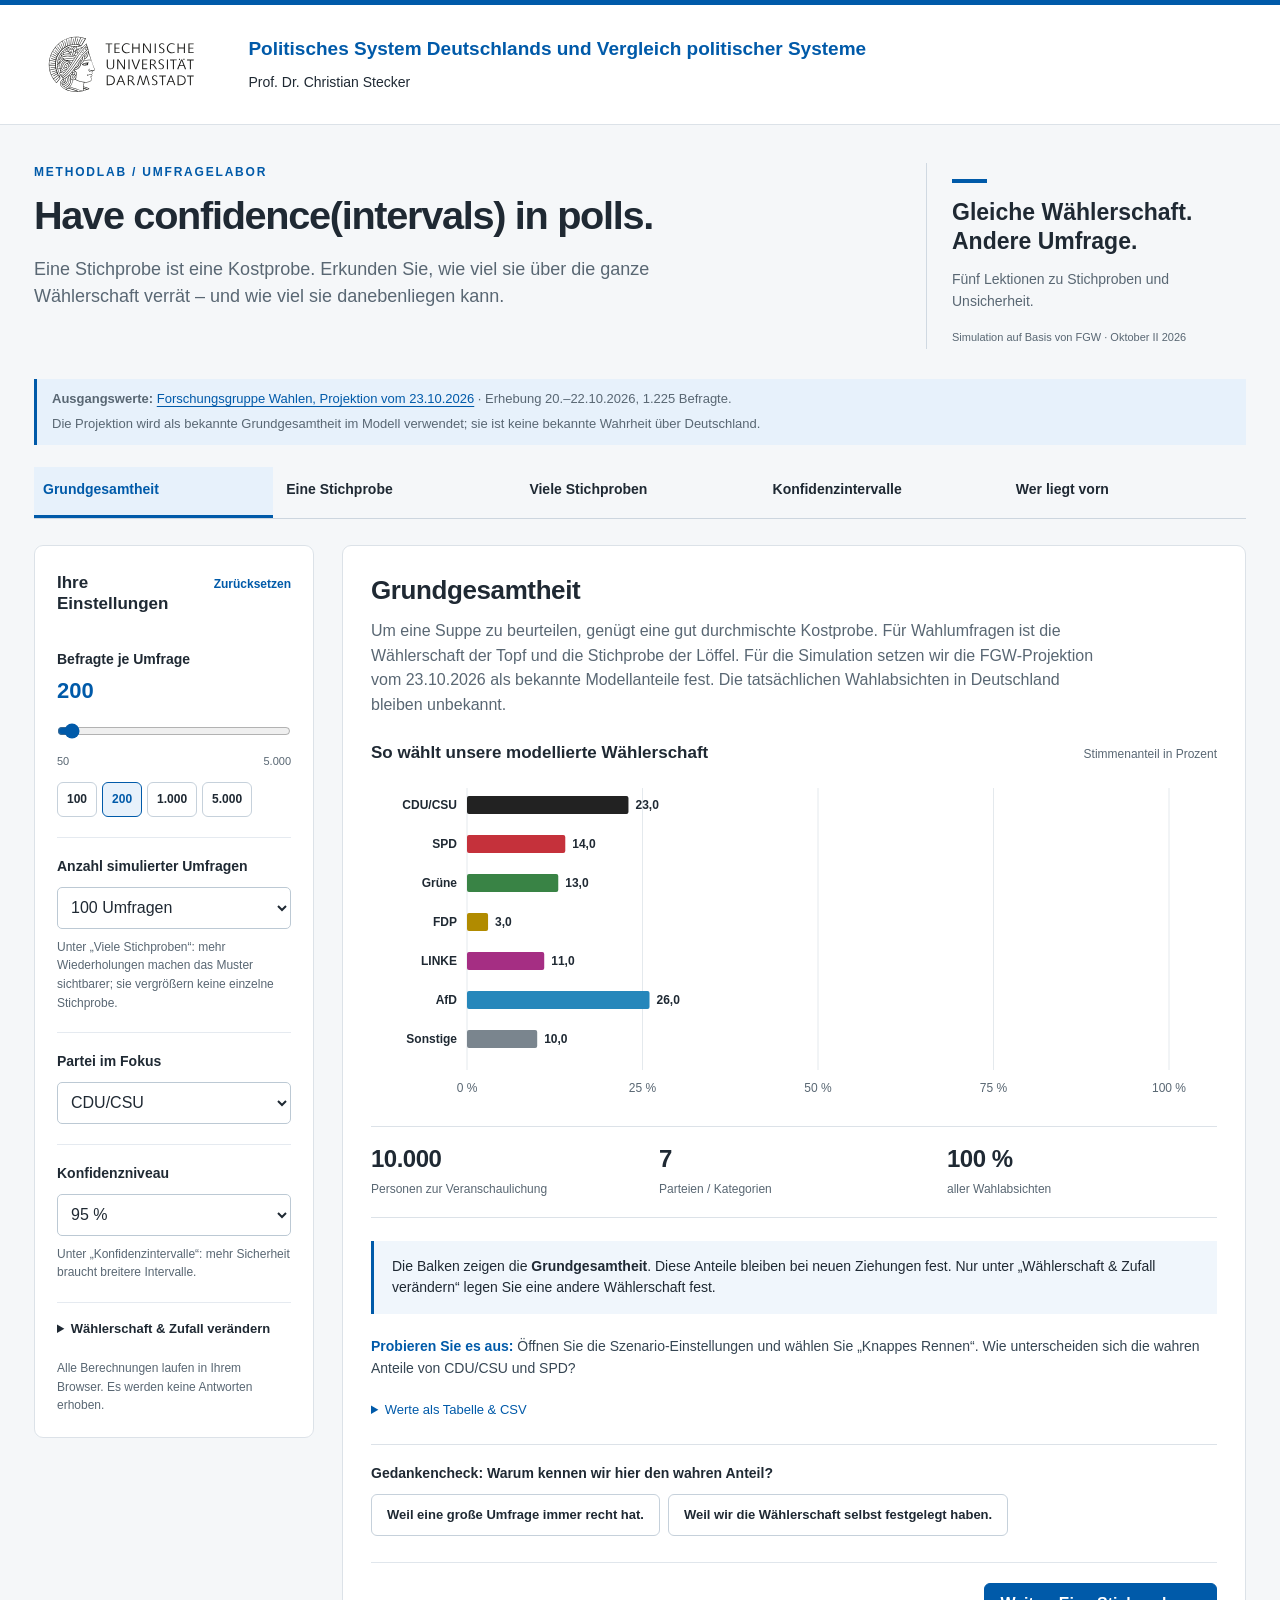
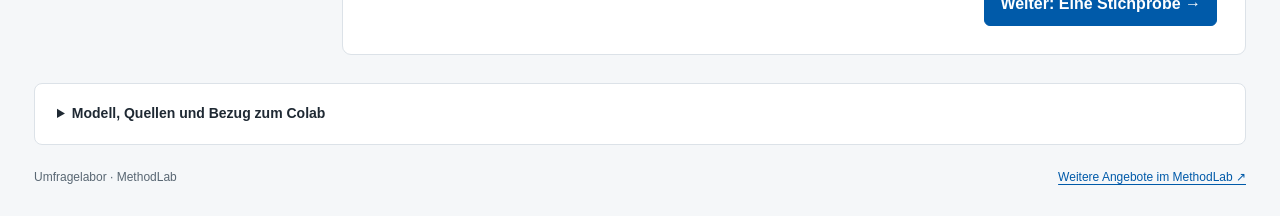
<file: umfragelabor/umfragelabor.html>
<!doctype html>
<html lang="de">
<head>
  <meta charset="utf-8">
  <meta name="viewport" content="width=device-width, initial-scale=1">
  <meta name="description" content="Wahlumfragen verstehen: interaktives Lehrlabor zu Stichproben, Zufallsschwankungen und Konfidenzintervallen.">
  <title>Have confidence(intervals) in polls. · MethodLab</title>
  <style>
/* politicsRLab · gemeinsame Gestaltung; Quelle: brand/ im Projektstamm. */
:root {
  --prl-blue: #005aa9;
  --prl-blue-dark: #004680;
  --prl-blue-light: #e7f1fb;
  --prl-ink: #1f2933;
  --prl-muted: #596773;
  --prl-surface: #ffffff;
  --prl-background: #f5f7f9;
  --prl-line: #dce2e8;
  --prl-font: Arial, Helvetica, sans-serif;
}
.prl-institution { background: #fff; border-top: 5px solid var(--prl-blue); border-bottom: 1px solid var(--prl-line); color: var(--prl-ink); font-family: var(--prl-font); }
.prl-institution__inner { box-sizing: border-box; max-width: 1320px; margin: 0 auto; padding: 4px 34px; display: flex; align-items: center; gap: clamp(18px, 3vw, 42px); }
.prl-institution__logo { display: block; flex: 0 0 clamp(110px, 14vw, 176px); line-height: 0; background: white; }
.prl-institution__logo img { display: block; width: 100%; height: auto; }
.prl-institution__text { min-width: 0; max-width: 700px; padding: 12px 0; }
.prl-institution__department { color: var(--prl-blue); font-size: clamp(14px, 1.5vw, 19px); font-weight: 700; line-height: 1.4; text-decoration: none; text-underline-offset: 4px; }
.prl-institution__department:hover { text-decoration: underline; }
.prl-institution__person { margin: 9px 0 0; color: var(--prl-ink); font-size: 14px; line-height: 1.45; }
.prl-institution a:focus-visible { outline: 3px solid var(--prl-blue); outline-offset: 5px; }
@media (max-width: 600px) {
  .prl-institution__inner { padding: 4px 16px; gap: 16px; }
  .prl-institution__person { font-size: 12px; margin-top: 7px; }
}
@media print { .prl-institution { border-top-width: 2px; } }

</style>
  <style>
*{box-sizing:border-box}html{scroll-behavior:smooth}body{margin:0;background:#f5f7f9;color:#1f2933;font:16px/1.55 Arial,Helvetica,sans-serif}button,input,select{font:inherit}button,a,input,select,summary{touch-action:manipulation}button,select,summary{cursor:pointer}button{border:1px solid #c6d1db;background:#fff;color:#1f2933;border-radius:6px;min-height:42px;padding:8px 15px;font-weight:600}button:hover{background:#e7f1fb;border-color:#005aa9}button:focus-visible,a:focus-visible,input:focus-visible,select:focus-visible,summary:focus-visible{outline:3px solid #005aa9;outline-offset:3px}a{color:#005aa9;text-underline-offset:3px}main{max-width:1320px;padding:0 34px;margin:auto}h1,h2,h3,p{margin-top:0}h1{font-size:clamp(30px,3.1vw,45px);letter-spacing:-1.3px;line-height:1.12;margin-bottom:18px}h2{font-size:26px;line-height:1.25;letter-spacing:-.4px;margin-bottom:12px}h3{font-size:17px;margin-bottom:12px}.intro{display:grid;grid-template-columns:1fr 320px;gap:70px;padding:38px 0 30px}.eyebrow{color:#005aa9;font-size:12px;font-weight:700;letter-spacing:1.8px;margin-bottom:12px}.lead{max-width:680px;font-size:18px;color:#596773;margin-bottom:0}.intro-note{padding:16px 0 0 25px;border-left:1px solid #d0d9e2}.intro-note strong{font-size:23px;line-height:1.25}.intro-note p{font-size:14px;margin:12px 0;color:#596773}.tag{font-size:11px;color:#596773}.note-line{display:block;width:35px;height:4px;background:#005aa9;margin-bottom:15px}.lessons{display:grid;grid-template-columns:repeat(5,1fr);border-bottom:1px solid #cdd6df;margin-bottom:26px;gap:4px}.lessons button{display:flex;gap:10px;text-align:left;align-items:center;border:0;background:transparent;border-radius:0;padding:14px 9px 17px;font-size:14px;border-bottom:3px solid transparent;line-height:1.25}.lessons button span{font-size:12px;color:#596773}.lessons button[aria-current]{color:#005aa9;border-color:#005aa9;background:#e7f1fb}.lessons button[aria-current] span{color:#005aa9}.workspace{display:grid;grid-template-columns:280px minmax(0,1fr);gap:28px;align-items:start}.controls{background:white;border:1px solid #dce2e8;border-radius:9px;padding:22px}.control-title{display:flex;gap:10px;align-items:baseline;justify-content:space-between;margin-bottom:22px}.control-title h2{font-size:17px;letter-spacing:0}.text-button{background:none;border:0;color:#005aa9;padding:0;min-height:32px;font-size:12px}.controls label{font-weight:600;font-size:14px;display:block;margin-bottom:9px}.controls output{font-size:22px;font-variant-numeric:tabular-nums;color:#005aa9;display:block;margin-top:4px}.controls #gap-out{font-size:15px}.controls input[type=range]{width:100%;accent-color:#005aa9;min-height:28px;margin:0}.range-ends{display:flex;justify-content:space-between;font-size:11px;color:#596773}.presets{display:flex;gap:5px;flex-wrap:wrap;margin-top:12px}.presets button{font-size:12px;padding:5px 9px;min-height:35px}.presets button[aria-pressed=true]{background:#e7f1fb;border-color:#005aa9;color:#005aa9}.control-group{border-top:1px solid #e5eaf0;padding-top:18px;margin-top:20px}.controls select,.controls input[type=number]{width:100%;max-width:100%;border:1px solid #bcc9d4;border-radius:5px;padding:9px;background:white;color:#1f2933;min-height:42px}.hint,.local-note{font-size:12px;line-height:1.55;color:#596773;margin:9px 0 0}.controls details{border-top:1px solid #e5eaf0;margin-top:20px;padding-top:16px}.controls summary{font-size:13px;font-weight:600}.details-body{padding-top:16px}.details-body label:not(:first-child){margin-top:16px}.local-note{margin-top:20px}.lesson{background:#fff;border:1px solid #dce2e8;border-radius:9px;padding:28px;min-width:0;scroll-margin-top:15px}.lesson:focus{outline:none}.lesson .lede{color:#596773;max-width:740px;margin-bottom:20px}.lesson-kicker{color:#005aa9;font-size:12px;font-weight:700;letter-spacing:1px;margin-bottom:8px}.chart-title{display:flex;align-items:baseline;justify-content:space-between;gap:12px;margin:22px 0 10px}.chart-title h3{margin:0}.chart-title span{color:#596773;font-size:12px}.chart{width:100%;display:block;overflow:visible}.chart text{font:12px Arial,Helvetica,sans-serif;fill:#596773}.chart .strong{font-weight:700;fill:#1f2933}.chart .grid{stroke:#e4e9ed;stroke-width:1}.chart .axis{stroke:#b9c6d0;stroke-width:1}.chart .truth{stroke:#005aa9;stroke-dasharray:5 4;stroke-width:1.8}.legend{font-size:12px;color:#596773;display:flex;flex-wrap:wrap;gap:10px 20px;margin:10px 0}.legend span{display:inline-flex;align-items:center;gap:7px}.legend i{display:inline-block;width:18px;height:8px;background:var(--swatch);border-radius:1px}.legend .line{height:0;border-top:2px dashed #005aa9;background:transparent}.actions{display:flex;flex-wrap:wrap;gap:10px;align-items:center;margin:18px 0}.primary{background:#005aa9;color:white;border-color:#005aa9}.primary:hover{background:#004680;color:white}.actions small{font-size:12px;color:#596773}.metrics{display:grid;grid-template-columns:repeat(3,minmax(0,1fr));gap:18px;border-block:1px solid #dce2e8;padding:18px 0;margin-top:20px}.metric strong{font-size:24px;line-height:1.2;display:block;letter-spacing:-.5px;font-variant-numeric:tabular-nums}.metric span{font-size:12px;color:#596773;display:block;margin-top:6px}.insight{border-left:3px solid #005aa9;background:#f0f6fc;padding:15px 18px;margin:23px 0 18px}.insight p{margin:0;font-size:14px}.task{font-size:14px;color:#364653;margin-top:22px}.task strong{color:#005aa9}.data{margin-top:20px;font-size:13px}.data summary{color:#005aa9}.table-wrap{overflow:auto;max-height:360px;margin-top:14px}table{width:100%;border-collapse:collapse;font-size:12px;text-align:right}th,td{padding:9px;border-bottom:1px solid #e2e7ec;white-space:nowrap}th:first-child,td:first-child{text-align:left}thead th{position:sticky;top:0;background:#fff}.data-actions{display:flex;gap:10px;align-items:center;margin:14px 0}.data-actions button{font-size:12px}.quiz{border-top:1px solid #dce2e8;margin-top:24px;padding-top:18px}.quiz p{font-size:14px;font-weight:600;margin-bottom:10px}.quiz-options{display:flex;flex-wrap:wrap;gap:8px}.quiz-options button{font-size:13px;text-align:left}.feedback{font-size:13px;margin:12px 0 0;color:#005aa9}.lesson-nav{display:flex;justify-content:space-between;gap:12px;border-top:1px solid #e0e6ec;margin-top:26px;padding-top:20px}.methods{background:#fff;border:1px solid #dce2e8;border-radius:8px;margin:28px 0 0;padding:19px 22px;font-size:14px}.methods summary{font-weight:600}.methods-body{padding-top:20px;columns:2;column-gap:38px}.methods-body p{break-inside:avoid}.methods-body p:last-child{margin:0}footer{display:flex;justify-content:space-between;gap:14px;padding:23px 0 30px;font-size:12px;color:#596773}.skip{position:absolute;left:15px;top:-100px;background:white;padding:10px;z-index:5}.skip:focus{top:10px}.sr-only{position:absolute;width:1px;height:1px;padding:0;margin:-1px;overflow:hidden;clip:rect(0,0,0,0);white-space:nowrap;border:0}.comparison-controls{display:flex;flex-wrap:wrap;gap:12px;align-items:center;font-size:14px}.comparison-controls select{font:inherit;border:1px solid #bcc9d4;border-radius:5px;padding:8px;min-height:42px;max-width:100%}.warning{color:#814b00;background:#fff6df;border-left:3px solid #c78b1c;padding:12px;font-size:13px}.mini-charts{display:grid;grid-template-columns:repeat(2,minmax(0,1fr));gap:18px}.mini-charts h3{font-size:14px;margin:0 0 3px}.mini-charts .chart text{font-size:12px}.chart-note{font-size:12px;color:#596773;margin:8px 0}.party-dot{display:inline-block;width:8px;height:8px;border-radius:50%;margin-right:6px;background:var(--swatch)}
@media(min-width:1050px){.controls{position:sticky;top:16px}}@media(max-width:1000px){main{padding:0 22px}.intro{gap:30px;grid-template-columns:1fr 255px}.workspace{grid-template-columns:235px minmax(0,1fr);gap:18px}.controls{padding:17px}.lesson{padding:22px}.lessons button{font-size:12px;gap:7px}.mini-charts{grid-template-columns:1fr}.metrics{gap:10px}.metric strong{font-size:22px}}
@media(max-width:720px){main{padding:0 16px}.intro{display:block;padding:26px 0 23px}.intro-note{display:none}h1{font-size:32px;letter-spacing:-.8px}.lead{font-size:16px}.lessons{display:flex;overflow-x:auto;gap:3px;margin-bottom:18px}.lessons button{flex:0 0 145px;font-size:12px;padding:12px 9px}.workspace{display:flex;flex-direction:column;gap:18px}.controls{width:100%;display:grid;grid-template-columns:1fr 1fr;gap:0 20px}.control-title{grid-column:1/-1;margin-bottom:8px}.controls>label,.controls>input,.controls>.range-ends,.controls>.presets,.controls>details,.controls>.local-note{grid-column:1/-1}.control-group{margin-top:16px;padding-top:14px;min-width:0}.controls .hint{font-size:11px}.control-group:has(#focus){grid-column:1}.control-group:has(#confidence){grid-column:2}.lesson{padding:20px 16px;width:100%}h2{font-size:24px}.metrics{grid-template-columns:1fr;gap:12px}.metric{display:flex;align-items:baseline;justify-content:space-between;gap:15px}.metric strong{font-size:22px}.metric span{text-align:right}.chart-title{display:block}.chart-title span{display:block;margin-top:5px}.mini-charts{grid-template-columns:1fr}.methods-body{columns:1}footer{display:block}footer a{display:block;margin-top:8px}.comparison-controls{gap:8px}.chart text{font-size:13px}.legend{font-size:11px}.lesson-nav button{font-size:13px}.quiz-options{display:grid}.quiz-options button{width:100%}}
@media(prefers-reduced-motion:reduce){html{scroll-behavior:auto}}

.poll-source{font-size:13px;line-height:1.6;color:#596773;border-left:3px solid #005aa9;padding:10px 15px;background:#e7f1fb;margin:0 0 22px}.poll-source span{display:block;margin-top:4px}

</style>


</head>
<body>
<a class="skip" href="#lesson">Zur Simulation</a>
<!-- politicsRLab:identity:start -->
<header class="prl-institution" aria-label="Hochschule und Arbeitsbereich">
  <div class="prl-institution__inner">
    <a class="prl-institution__logo" href="https://www.tu-darmstadt.de/" aria-label="Technische Universität Darmstadt">
      <img src="[data-uri]" width="250" height="157" alt="Technische Universität Darmstadt" />
    </a>
    <div class="prl-institution__text">
      <a class="prl-institution__department" href="https://www.politikwissenschaft.tu-darmstadt.de/institut/arbeitsbereiche_und_nachwuchsgruppen/de_vergleich/index.de.jsp">Politisches System Deutschlands und Vergleich politischer Systeme</a>
      <p class="prl-institution__person">Prof. Dr. Christian Stecker</p>
    </div>
  </div>
</header>
<!-- politicsRLab:identity:end -->
<main>
  <div class="intro">
    <div><p class="eyebrow">METHODLAB / UMFRAGELABOR</p><h1>Have confidence(intervals) in polls.</h1>
    <p class="lead">Eine Stichprobe ist eine Kostprobe. Erkunden Sie, wie viel sie über die ganze Wählerschaft verrät – und wie viel sie danebenliegen kann.</p></div>
    <div class="intro-note"><span class="note-line"></span><strong>Gleiche Wählerschaft.<br>Andere Umfrage.</strong><p>Fünf Lektionen zu Stichproben und Unsicherheit.</p><span class="tag">Simulation auf Basis von FGW · Oktober II 2026</span></div>
  </div>
  <p class="poll-source"><strong>Ausgangswerte:</strong> <a href="https://www.forschungsgruppe.de/Umfragen/Politbarometer/Archiv/Politbarometer_2026/Oktober_II_2026/">Forschungsgruppe Wahlen, Projektion vom 23.10.2026</a> · Erhebung 20.–22.10.2026, 1.225 Befragte. <span id="source-status"></span></p>
  <nav class="lessons" aria-label="Lektionen">
    <button data-step="0" aria-current="step">Grundgesamtheit</button>
    <button data-step="1">Eine Stichprobe</button>
    <button data-step="2">Viele Stichproben</button>
    <button data-step="3">Konfidenzintervalle</button>
    <button data-step="4">Wer liegt vorn</button>
  </nav>
  <div class="workspace">
    <aside class="controls" aria-label="Simulation einstellen">
      <div class="control-title"><h2>Ihre Einstellungen</h2><button class="text-button" id="reset">Zurücksetzen</button></div>
      <label for="n">Befragte je Umfrage <output id="n-out" for="n">200</output></label>
      <input type="range" id="n" min="50" max="5000" step="50" value="200">
      <div class="range-ends"><span>50</span><span>5.000</span></div>
      <div class="presets" aria-label="Stichprobengröße wählen"><button data-n="100">100</button><button data-n="200">200</button><button data-n="1000">1.000</button><button data-n="5000">5.000</button></div>
      <div class="control-group"><label for="reps">Anzahl simulierter Umfragen</label><select id="reps"><option value="50">50 Umfragen</option><option value="100" selected>100 Umfragen</option><option value="500">500 Umfragen</option><option value="1000">1.000 Umfragen</option></select><p class="hint">Unter „Viele Stichproben“: mehr Wiederholungen machen das Muster sichtbarer; sie vergrößern keine einzelne Stichprobe.</p></div>
      <div class="control-group"><label for="focus">Partei im Fokus</label><select id="focus"></select></div>
      <div class="control-group"><label for="confidence">Konfidenzniveau</label><select id="confidence"><option value="90">90 %</option><option value="95" selected>95 %</option><option value="99">99 %</option></select><p class="hint">Unter „Konfidenzintervalle“: mehr Sicherheit braucht breitere Intervalle.</p></div>
      <details id="scenario"><summary>Wählerschaft &amp; Zufall verändern</summary><div class="details-body">
        <label for="gap">Modellabstand CDU/CSU − SPD <output id="gap-out" for="gap">9 Prozentpunkte</output></label><input type="range" id="gap" min="-10" max="20" step="1" value="9"><div class="range-ends"><span>SPD +10</span><span>CDU +20</span></div>
        <div class="presets"><button data-gap="9">FGW Oktober 2026</button><button data-gap="2">Knappes Rennen</button><button data-gap="0">Gleichstand</button></div><p class="hint">CDU/CSU und SPD teilen sich im Modell zusammen 37 %. Alle anderen Parteianteile bleiben gleich.</p>
        <label for="seed">Startwert des Zufalls (Seed)</label><input id="seed" type="number" min="0" max="4294967295" step="1" value="123"><p class="hint">Gleiche Einstellungen und gleiche Ziehungsnummer liefern dieselben Werte.</p>
      </div></details>
      <p class="local-note">Alle Berechnungen laufen in Ihrem Browser. Es werden keine Antworten erhoben.</p>
    </aside>
    <section id="lesson" class="lesson" tabindex="-1" aria-labelledby="lesson-title"></section>
  </div>
  <p id="status" class="sr-only" role="status" aria-live="polite"></p>
  <details class="methods"><summary>Modell, Quellen und Bezug zum Colab</summary><div class="methods-body">
    <p>Ausgangspunkt ist Christians Colab <a href="https://colab.research.google.com/github/cstecker/politicsRLab/blob/main/Have%20confidence(intervals)%20in%20Wahlumfragen.ipynb">„Have confidence(intervals) in Wahlumfragen“</a>. Die Ausgangswerte stammen jetzt aus der FGW-Projektion vom 23.10.2026: CDU/CSU 23 %, SPD 14 %, Grüne 13 %, FDP 3 %, Linke 11 %, AfD 26 % und Sonstige 10 %. Die Projektion ist eine unsichere Umfrageschätzung. Für die Simulation verwenden wir sie als festgelegte Modellanteile und veranschaulichen sie anhand von 10.000 konstruierten Personen. Die echten 1.225 Befragten werden hier nicht rekonstruiert; es handelt sich nicht um Umfrage-Mikrodaten.</p>
    <p>Jede Umfrage besteht aus unabhängigen Ziehungen <strong>mit Zurücklegen</strong> aus derselben Wählerschaft (Multinomialmodell). Eine Person kann rechnerisch mehrfach gezogen werden. So verwenden alle Lektionen dasselbe Modell; im Colab wechselte die Ziehungsart. Die 10.000 Personen dienen der Anschauung. Es wird keine Endlichkeitskorrektur angewendet.</p>
    <p>Einzelne Parteianteile erhalten <strong>Wilson-Konfidenzintervalle</strong>. Ihr langfristiger Abdeckungsanteil liegt näherungsweise beim gewählten Niveau; wegen diskreter Daten muss er nicht exakt 95 % betragen. Die mittleren 95 % der simulierten Schätzwerte unter „Viele Stichproben“ beschreiben dagegen die Stichprobenverteilung. Diese beiden Größen werden hier ausdrücklich getrennt.</p>
    <p>Für den Abstand zweier Parteien aus derselben Umfrage gilt näherungsweise: SE(Â − B̂) = √[(Â + B̂ − (Â − B̂)²) / n]. Das Intervall ist Abstand ± z · SE. Es berücksichtigt die negative Kovarianz der beiden Anteile. Bei kleinen Zellen ist diese Normalapproximation unzuverlässig; die App kennzeichnet das Ergebnis entsprechend. Die Intervalle gelten jeweils für eine Partei bzw. einen vorab gewählten Vergleich, nicht gleichzeitig für alle Vergleiche.</p>
    <p>Methodische Referenzen: <a href="https://www.itl.nist.gov/div898/handbook/prc/section2/prc241.htm">NIST: Wilson-Intervalle für Anteile</a>, <a href="https://www.itl.nist.gov/div898/handbook/eda/section3/eda352.htm">NIST: Interpretation von Konfidenzintervallen</a>. Der Startwert 123 nutzt einen browserseitigen Zufallszahlengenerator; er reproduziert die App, nicht die Zufallsfolge von R.</p>
    <p>Grenzen: Die FGW-Projektion wird im vereinfachten Lehrmodell als fest angenommen. Die simulierten Intervalle sind keine nachträgliche Berechnung der tatsächlichen FGW-Unsicherheit. Keine Gewichtung, keine Ausfälle, keine Auswahlverzerrung und keine Veränderung der Wahlabsichten im Zeitverlauf. Größere Stichproben verringern den Zufallsfehler; systematische Verzerrungen verschwinden dadurch nicht. Eine Umfrage beschreibt Wahlabsichten zum Befragungszeitpunkt, kein sicheres späteres Wahlergebnis.</p>
  </div></details>
  <footer><span>Umfragelabor · MethodLab</span><a href="https://cstecker.github.io/politicsRLab/">Weitere Angebote im MethodLab ↗</a></footer>
</main>
<noscript>Dieses Lehrlabor benötigt JavaScript für die Simulationen.</noscript>
<script>
/* Simulationskern: keine DOM-Abhängigkeit, im Browser und in Node verwendbar. */
(function (scope) {
  'use strict';
  const PARTIES = [
    { name: 'CDU/CSU', color: '#222222' }, { name: 'SPD', color: '#c5313b' },
    { name: 'Grüne', color: '#398345' }, { name: 'FDP', color: '#b18b00' },
    { name: 'LINKE', color: '#a52e83' }, { name: 'AfD', color: '#2687bb' },
    { name: 'Sonstige', color: '#7a858e' }
  ];
  const POLL = {
    id: 'fgw-2026-10-23', date: '23.10.2026', sampleSize: 1225, defaultGap: 9,
    percentages: [23, 14, 13, 3, 11, 26, 10],
    url: 'https://www.forschungsgruppe.de/Umfragen/Politbarometer/Archiv/Politbarometer_2026/Oktober_II_2026/'
  };
  const Z = { 90: 1.6448536269514722, 95: 1.959963984540054, 99: 2.5758293035489004 };
  function random(seed) {
    let state = seed >>> 0;
    return function () {
      state += 0x6D2B79F5;
      let t = state;
      t = Math.imul(t ^ t >>> 15, t | 1);
      t ^= t + Math.imul(t ^ t >>> 7, t | 61);
      return ((t ^ t >>> 14) >>> 0) / 4294967296;
    };
  }
  function population(gap = POLL.defaultGap) {
    if (!Number.isFinite(gap) || gap < -10 || gap > 20) throw new RangeError('Abstand außerhalb des Lehrbereichs.');
    const pairTotal = POLL.percentages[0] + POLL.percentages[1];
    return [(pairTotal + gap) / 200, (pairTotal - gap) / 200, ...POLL.percentages.slice(2).map(p => p / 100)];
  }
  function sample(probs, n, rng) {
    if (!Number.isInteger(n) || n < 1) throw new RangeError('n muss eine positive ganze Zahl sein.');
    if (probs.some(p => !Number.isFinite(p) || p < 0) || Math.abs(probs.reduce((a,b) => a+b,0)-1) > 1e-10) throw new RangeError('Ungültige Wahrscheinlichkeiten.');
    const cumulative = probs.map((_,i) => probs.slice(0,i+1).reduce((a,b)=>a+b,0));
    const counts = probs.map(() => 0);
    for (let i=0; i<n; i++) {
      const u = rng();
      let k = 0;
      while (k < cumulative.length-1 && u >= cumulative[k]) k++;
      counts[k]++;
    }
    return counts;
  }
  function simulate(probs, n, repetitions, seed) {
    const rng = random(seed);
    return Array.from({length:repetitions}, () => sample(probs,n,rng));
  }
  function wilson(count, n, confidence = 95) {
    if (!Number.isInteger(count) || count < 0 || count > n || !Number.isInteger(n) || n<1 || !Z[confidence]) throw new RangeError('Ungültige Intervallparameter.');
    const p=count/n, z=Z[confidence], denominator=1+z*z/n;
    const center=(p+z*z/(2*n))/denominator;
    const half=z*Math.sqrt(p*(1-p)/n+z*z/(4*n*n))/denominator;
    return [Math.max(0,center-half),Math.min(1,center+half)];
  }
  function difference(a,b,n,confidence=95) {
    const d=(a-b)/n;
    // Multinomial: Cov(p_A,p_B)=-p_A*p_B/n. Beide Anteile stammen aus derselben Umfrage.
    const se=Math.sqrt(Math.max(0,(a/n+b/n-d*d)/n));
    return { estimate:d, se, lower:Math.max(-1,d-Z[confidence]*se), upper:Math.min(1,d+Z[confidence]*se), reliable:Math.min(a,b,n-a,n-b)>=10 };
  }
  function quantile(values,p) {
    const sorted=[...values].sort((a,b)=>a-b), index=(sorted.length-1)*p;
    const lo=Math.floor(index), weight=index-lo;
    return sorted[lo]+(sorted[Math.ceil(index)]-sorted[lo])*weight;
  }
  function summary(values) {
    const mean=values.reduce((a,b)=>a+b,0)/values.length;
    const sd=values.length>1?Math.sqrt(values.reduce((a,b)=>a+(b-mean)**2,0)/(values.length-1)):0;
    return {mean,sd,lower:quantile(values,.025),upper:quantile(values,.975)};
  }
  const api={PARTIES,POLL,Z,random,population,sample,simulate,wilson,difference,quantile,summary};
  if (typeof module !== 'undefined' && module.exports) module.exports=api;
  else scope.PollStats=api;
})(typeof globalThis !== 'undefined' ? globalThis : this);

</script>
<script>
/* Darstellung und Bedienung; Statistik getrennt in stats.js. */
(() => {
  'use strict';
  const S=PollStats, $=id=>document.getElementById(id);
  const fmt=(x,d=1)=>x.toLocaleString('de-DE',{minimumFractionDigits:d,maximumFractionDigits:d});
  const pct=x=>fmt(x*100)+' %', pp=x=>fmt(x*100)+' PP';
  const LESSONS=['Grundgesamtheit','Eine Stichprobe','Viele Stichproben','Konfidenzintervalle','Wer liegt vorn'];
  const state={step:0,n:200,reps:100,focus:0,confidence:95,gap:S.POLL.defaultGap,seed:123,singleRun:0,batchRun:0,compare:1,all:false,zoom:false,answers:{}};
  let probs, single, batches;
  function calculate() {
    probs=S.population(state.gap);
    single=S.sample(probs,state.n,S.random((state.seed+Math.imul(state.singleRun+1,2654435761))>>>0));
    batches=S.simulate(probs,state.n,state.reps,(state.seed+Math.imul(state.batchRun+1,2246822519))>>>0);
  }
  function size(){return Math.max(240,Math.min(850,$('lesson').clientWidth-(window.innerWidth<=720?32:56)));}
  function svg(content,w,h,label){return '<svg class="chart" role="img" aria-label="'+label+'" viewBox="0 0 '+w+' '+h+'" width="'+w+'" height="'+h+'">'+content+'</svg>';}
  function text(x,y,value,cls='',anchor='start'){return '<text x="'+x+'" y="'+y+'" class="'+cls+'" text-anchor="'+anchor+'">'+value+'</text>';}
  function line(x1,y1,x2,y2,cls){return '<line x1="'+x1+'" y1="'+y1+'" x2="'+x2+'" y2="'+y2+'" class="'+cls+'"/>';}
  function axesX(w,h,left,right,top,bottom,domain=[0,1],ticks=[0,.25,.5,.75,1],unit='%') {
    const x=v=>left+(v-domain[0])/(domain[1]-domain[0])*(w-left-right);
    let out='';
    ticks.forEach(v=>{out+=line(x(v),top,x(v),h-bottom,'grid')+text(x(v),h-bottom+22,fmt(v*100,domain[1]-domain[0]<.2?1:0)+(unit==='%'?' %':''),'','middle');});
    return {x,out};
  }
  function barChart(withSample=false) {
    const w=size(), h=330, left=96,right=48,top=12,bottom=36;
    const a=axesX(w,h,left,right,top,bottom);
    let out=a.out;
    probs.forEach((p,i)=>{
      const y=top+17+i*39, color=S.PARTIES[i].color;
      out+=text(left-10,y+4,S.PARTIES[i].name,'strong','end');
      if(withSample){
        out+='<rect x="'+left+'" y="'+(y-11)+'" width="'+(a.x(p)-left)+'" height="9" fill="#c5ced6"/>';
        const v=single[i]/state.n;
        out+='<rect x="'+left+'" y="'+(y+1)+'" width="'+(a.x(v)-left)+'" height="9" fill="'+color+'"/>';
        out+=text(Math.max(a.x(p),a.x(v))+7,y+7,fmt(v*100),'strong');
      }else{
        out+='<rect x="'+left+'" y="'+(y-9)+'" width="'+(a.x(p)-left)+'" height="18" rx="2" fill="'+color+'"/>';
        out+=text(a.x(p)+7,y+4,fmt(p*100),'strong');
      }
    });
    return svg(out,w,h,withSample?'Parteianteile der aktuellen Stichprobe im Vergleich mit der Grundgesamtheit; Werte in der Datentabelle.':'Modellierte Parteianteile auf Basis der FGW-Projektion vom 23.10.2026; Werte in der Datentabelle.');
  }
  function focusDomain(focus,withIntervals=false) {
    if(!state.zoom)return [0,1];
    const values=batches.flatMap(c=>withIntervals?S.wilson(c[focus],state.n,state.confidence):[c[focus]/state.n]);
    const low=Math.min(probs[focus],...values),high=Math.max(probs[focus],...values);
    const margin=Math.max(.015,(high-low)*.08);
    return [Math.max(0,Math.floor((low-margin)*100)/100),Math.min(1,Math.ceil((high+margin)*100)/100)];
  }
  function ticks(domain){return Array.from({length:5},(_,i)=>domain[0]+i*(domain[1]-domain[0])/4);}
  function zoomControl(){return '<div class="actions"><button data-action="zoom" aria-pressed="'+state.zoom+'">'+(state.zoom?'Feste Skala 0–100 % zeigen':'Schwankungen vergrößern')+'</button><small>'+(state.zoom?'Vergrößerte Ansicht: Achsengrenzen passen sich an die Daten an.':'Feste Achsen: Größenordnungen bleiben vergleichbar.')+'</small></div>';}
  function scatter(focus,width=size(),height=240,forceFull=false) {
    const w=width,h=height,left=64,right=22,top=16,bottom=35;
    const domain=forceFull?[0,1]:focusDomain(focus), x=i=>left+i/Math.max(1,state.reps-1)*(w-left-right), y=v=>top+(domain[1]-v)/(domain[1]-domain[0])*(h-top-bottom);
    let out='';
    ticks(domain).forEach(v=>out+=line(left,y(v),w-right,y(v),'grid')+text(left-8,y(v)+4,fmt(v*100,domain[1]-domain[0]<.2?1:0)+' %','','end'));
    [0,Math.floor((state.reps-1)/2),state.reps-1].forEach(i=>out+=text(x(i),h-12,String(i+1),'','middle'));
    out+=line(left,y(probs[focus]),w-right,y(probs[focus]),'truth');
    batches.forEach((counts,i)=>out+='<circle cx="'+x(i)+'" cy="'+y(counts[focus]/state.n)+'" r="'+(state.reps>500?1.6:2.3)+'" fill="'+S.PARTIES[focus].color+'" opacity=".6"/>');
    return svg(out,w,h,'Stichprobenanteile für '+S.PARTIES[focus].name+' über '+state.reps+' Umfragen. Waagerechte gestrichelte Linie: wahrer Anteil '+pct(probs[focus])+'. X-Achse: Nummer der Umfrage; Y-Achse: Stimmenanteil.');
  }
  function histogram(focus) {
    const w=size(),h=205,left=44,right=32,top=15,bottom=39;
    const domain=focusDomain(focus), bins=Array(50).fill(0),span=domain[1]-domain[0];
    batches.forEach(c=>bins[Math.min(49,Math.max(0,Math.floor((c[focus]/state.n-domain[0])/span*50)))]++);
    const a=axesX(w,h,left,right,top,bottom,domain,ticks(domain)), max=Math.max(...bins,1), plotH=h-top-bottom;
    let out=a.out;
    bins.forEach((v,i)=>{if(v)out+='<rect x="'+(a.x(domain[0]+i/50*span)+.5)+'" y="'+(h-bottom-v/max*plotH)+'" width="'+Math.max(.5,(w-left-right)/50-1)+'" height="'+(v/max*plotH)+'" fill="'+S.PARTIES[focus].color+'" opacity=".65"><title>'+fmt((domain[0]+i/50*span)*100,1)+' bis '+fmt((domain[0]+(i+1)/50*span)*100,1)+' %: '+v+' Umfragen</title></rect>';});
    out+=line(a.x(probs[focus]),top,a.x(probs[focus]),h-bottom,'truth');

    return svg(out,w,h,'Häufigkeit der simulierten '+S.PARTIES[focus].name+'-Anteile in Klassen von '+fmt(span*2,2)+' Prozentpunkten.');
  }
  function intervalPlot() {
    const w=size(), shown=batches.slice(0,50),h=shown.length*7+58,left=36,right=22,top=14,bottom=36;
    const domain=focusDomain(state.focus,true), a=axesX(w,h,left,right,top,bottom,domain,ticks(domain));
    let out=a.out+line(a.x(probs[state.focus]),top,a.x(probs[state.focus]),h-bottom,'truth');
    shown.forEach((counts,i)=>{
      const [lo,hi]=S.wilson(counts[state.focus],state.n,state.confidence), cover=lo<=probs[state.focus]&&hi>=probs[state.focus], y=top+5+i*7;
      const color=cover?'#687f92':'#c14d20';
      out+='<line x1="'+a.x(lo)+'" x2="'+a.x(hi)+'" y1="'+y+'" y2="'+y+'" stroke="'+color+'" stroke-width="'+(cover?1.4:2.5)+'" '+(cover?'':'stroke-dasharray="3 2"')+'/>';
      out+='<circle cx="'+a.x(counts[state.focus]/state.n)+'" cy="'+y+'" r="1.7" fill="'+color+'"/>';
    });
    return svg(out,w,h,'Die ersten '+shown.length+' Konfidenzintervalle für '+S.PARTIES[state.focus].name+'. Gestrichelte orange Intervalle verfehlen den wahren Anteil. Jede Zeile ist eine andere Umfrage.');
  }
  function partyIntervalsChart() {
    const w=size(),h=155,left=96,right=23,top=10,bottom=38;
    const axes=axesX(w,h,left,right,top,bottom);
    let out=axes.out;
    [state.focus,state.compare].forEach((party,i)=>{
      const y=top+26+i*54,interval=S.wilson(single[party],state.n,state.confidence),color=S.PARTIES[party].color;
      out+=text(left-10,y+4,S.PARTIES[party].name,'strong','end');
      out+='<line x1="'+axes.x(interval[0])+'" x2="'+axes.x(interval[1])+'" y1="'+y+'" y2="'+y+'" stroke="'+color+'" stroke-width="4"/><circle cx="'+axes.x(single[party]/state.n)+'" cy="'+y+'" r="5" fill="'+color+'"/>';
    });
    return svg(out,w,h,'Einzelne Wilson-Konfidenzintervalle der beiden Parteien auf einer gemeinsamen Skala von 0 bis 100 Prozent.');
  }
  function comparisonChart(result) {
    const w=size(),h=170,left=40,right=30,top=30,bottom=45;
    // Symmetrische, feste Skala: Vergleiche über Stichprobengrößen bleiben lesbar.
    const a=axesX(w,h,left,right,top,bottom,[-1,1],[-1,-.5,0,.5,1],'PP');
    let out=a.out+line(a.x(0),top,a.x(0),h-bottom,'axis');
    out+=line(a.x(probs[state.focus]-probs[state.compare]),top,a.x(probs[state.focus]-probs[state.compare]),h-bottom,'truth');
    out+='<line x1="'+a.x(result.lower)+'" x2="'+a.x(result.upper)+'" y1="76" y2="76" stroke="#005aa9" stroke-width="5" stroke-linecap="round"/><circle cx="'+a.x(result.estimate)+'" cy="76" r="6" fill="#005aa9"/>';
    out+=text(w/2,h-5,'Abstand in Prozentpunkten','','middle');
    return svg(out,w,h,'Geschätzter Abstand '+pp(result.estimate)+', '+state.confidence+'%-Intervall von '+pp(result.lower)+' bis '+pp(result.upper)+'. Null bedeutet Gleichstand.');
  }
  function metrics(items){return '<div class="metrics">'+items.map(([value,label])=>'<div class="metric"><strong>'+value+'</strong><span>'+label+'</span></div>').join('')+'</div>';}
  function insight(copy){return '<div class="insight"><p>'+copy+'</p></div>';}
  function task(copy){return '<p class="task"><strong>Probieren Sie es aus:</strong> '+copy+'</p>';}
  function singleAction(){return '<div class="actions"><button class="primary" data-action="single">Neue Stichprobe ziehen ↻</button><small>Ziehung '+(state.singleRun+1)+' · n = '+fmt(state.n,0)+'</small></div>';}
  function batchAction(){return '<div class="actions"><button class="primary" data-action="batch">Alle Umfragen neu simulieren ↻</button><small>Serie '+(state.batchRun+1)+' · '+fmt(state.reps,0)+' × '+fmt(state.n,0)+' Befragte</small></div>';}
  function dataTable(many=false) {
    let headers,rows;
    if(many){headers=['Umfrage',...S.PARTIES.map(p=>p.name+' (%)')]; rows=batches.map((c,i)=>[i+1,...c.map(v=>fmt(v/state.n*100))]);}
    else{headers=['Partei','Wahrer Anteil','Personen von 10.000',...(state.step===0?[]:['Befragte','Umfrage','Abweichung (PP)'])]; rows=probs.map((p,i)=>[S.PARTIES[i].name,pct(p),fmt(Math.round(p*10000),0),...(state.step===0?[]:[single[i],pct(single[i]/state.n),fmt((single[i]/state.n-p)*100)])]);}
    return '<details class="data"><summary>Werte als Tabelle &amp; CSV</summary><div class="data-actions"><button data-action="csv">Simulationsdaten herunterladen ↓</button><span>Alle sieben Parteien, auch bei null Nennungen</span></div><div class="table-wrap"><table><thead><tr>'+headers.map(x=>'<th scope="col">'+x+'</th>').join('')+'</tr></thead><tbody>'+rows.map(r=>'<tr>'+r.map((x,i)=>(i===0?'<th scope="row">':'<td>')+x+(i===0?'</th>':'</td>')).join('')+'</tr>').join('')+'</tbody></table></div></details>';
  }
  const quizzes=[
    {q:'Warum kennen wir hier den wahren Anteil?',options:['Weil eine große Umfrage immer recht hat.','Weil wir die Wählerschaft selbst festgelegt haben.'],correct:1,feedback:'Im Modell legen wir die Grundgesamtheit anhand einer realen Umfrage fest. Diese Umfrage selbst ist eine unsichere Schätzung; die tatsächlichen Anteile in Deutschland bleiben unbekannt.'},
    {q:'Zwei Zufallsstichproben liefern verschiedene Werte. Ist das schon ein Fehler der Durchführung?',options:['Ja, eine Umfrage muss falsch durchgeführt sein.','Nein, das kann allein durch Zufall entstehen.'],correct:1,feedback:'Auch korrekt gezogene Zufallsstichproben schwanken. Die Grundgesamtheit muss sich dafür nicht ändern.'},
    {q:'Was halbiert den Standardfehler ungefähr?',options:['Doppelt so viele Befragte je Umfrage.','Viermal so viele Befragte je Umfrage.','Viermal so viele simulierte Umfragen.'],correct:1,feedback:'Der Standardfehler sinkt mit 1/√n. Viermal so viele Befragte halbieren ihn; mehr Wiederholungen zeigen das Muster nur genauer.'},
    {q:'Wofür stehen 95 % beim Konfidenzintervall?',options:['Für den langfristigen Anteil der Intervalle, die den wahren Wert abdecken.','Für die Wahrscheinlichkeit, dass der feste wahre Wert in genau diesem fertigen Intervall liegt.'],correct:0,feedback:'Bei wiederholten Zufallsstichproben deckt dieses Verfahren den festen Populationswert ungefähr in 95 % der Fälle ab. Das einzelne Intervall trifft ihn oder verfehlt ihn.'},
    {q:'Zwei Parteiintervalle überlappen. Reicht das als Test auf einen Unterschied?',options:['Ja, Überlappung bedeutet automatisch keinen Unterschied.','Nein, wir brauchen das Intervall des direkten Abstands.'],correct:1,feedback:'Der direkte Vergleich muss die gemeinsame Stichprobe berücksichtigen. Die beiden Anteile sind voneinander abhängig.'}
  ];
  function quiz(){const q=quizzes[state.step],answer=state.answers[state.step]; return '<div class="quiz"><p>Gedankencheck: '+q.q+'</p><div class="quiz-options">'+q.options.map((o,i)=>'<button data-answer="'+i+'" aria-pressed="'+(answer===i)+'">'+o+'</button>').join('')+'</div>'+(answer===undefined?'':'<p class="feedback" role="status">'+(answer===q.correct?'Richtig. ':'Noch einmal nachdenken. ')+q.feedback+'</p>')+'</div>';}
  function render(focusHeading=false) {
    $('source-status').textContent=state.gap===S.POLL.defaultGap?'Die Projektion wird als bekannte Grundgesamtheit im Modell verwendet; sie ist keine bekannte Wahrheit über Deutschland.':'Verändertes Lehrszenario: Der CDU/CSU-SPD-Abstand weicht von der FGW-Projektion ab.';
    $('n-out').value=fmt(state.n,0); $('gap-out').value=fmt(state.gap,0)+' Prozentpunkte';
    document.querySelectorAll('[data-step]').forEach(b=>{if(+b.dataset.step===state.step)b.setAttribute('aria-current','step');else b.removeAttribute('aria-current');});
    document.querySelectorAll('[data-n]').forEach(b=>b.setAttribute('aria-pressed',+b.dataset.n===state.n));
    const party=S.PARTIES[state.focus],values=batches.map(c=>c[state.focus]/state.n),sum=S.summary(values);
    let body='',title=LESSONS[state.step],intro='';
    if(state.step===0){
      intro='Um eine Suppe zu beurteilen, genügt eine gut durchmischte Kostprobe. Für Wahlumfragen ist die Wählerschaft der Topf und die Stichprobe der Löffel. Für die Simulation setzen wir die FGW-Projektion vom 23.10.2026 als bekannte Modellanteile fest. Die tatsächlichen Wahlabsichten in Deutschland bleiben unbekannt.';
      body='<div class="chart-title"><h3>So wählt unsere modellierte Wählerschaft</h3><span>Stimmenanteil in Prozent</span></div>'+barChart()+metrics([['10.000','Personen zur Veranschaulichung'],['7','Parteien / Kategorien'],['100 %','aller Wahlabsichten']])+insight('Die Balken zeigen die <strong>Grundgesamtheit</strong>. Diese Anteile bleiben bei neuen Ziehungen fest. Nur unter „Wählerschaft & Zufall verändern“ legen Sie eine andere Wählerschaft fest.')+task('Öffnen Sie die Szenario-Einstellungen und wählen Sie „Knappes Rennen“. Wie unterscheiden sich die wahren Anteile von CDU/CSU und SPD?')+dataTable();
    }else if(state.step===1){
      intro='Wir ziehen '+fmt(state.n,0)+' Mal zufällig eine Person. Alle haben dieselbe Auswahlchance. Die farbigen Balken zeigen, welche Wahlabsichten in dieser Stichprobe landen.';
      const maxError=Math.max(...single.map((v,i)=>Math.abs(v/state.n-probs[i]))),p=single[state.focus]/state.n;
      body=singleAction()+'<div class="legend"><span><i style="--swatch:#c5ced6"></i>Grundgesamtheit</span><span><i style="--swatch:#005aa9"></i>Stichprobe in Parteifarben</span></div>'+barChart(true)+metrics([[pct(p),party.name+' in der Stichprobe'],[pct(probs[state.focus]),party.name+' in der Grundgesamtheit'],[pp(maxError),'größte absolute Abweichung']])+insight('<strong>Neue Umfrage, neue Werte.</strong> Zufällige Abweichungen entstehen auch bei einer korrekt gezogenen Stichprobe. Größere Stichproben liegen im Durchschnitt näher am wahren Anteil – eine einzelne große Stichprobe kann trotzdem einmal weiter danebenliegen.')+task('Ziehen Sie mehrmals neu. Vergleichen Sie anschließend n = 100 mit n = 5.000. Werden die Abweichungen tendenziell kleiner?')+dataTable();
    }else if(state.step===2){
      intro='Eine einzige Umfrage zeigt nur einen möglichen Ausgang. Wir wiederholen dieselbe Befragung '+fmt(state.reps,0)+' Mal. Die Wählerschaft bleibt dabei unverändert.';
      body=batchAction()+zoomControl()+'<div class="chart-title"><h3>'+party.name+': '+fmt(state.reps,0)+' Umfragen</h3><span>Ein Punkt = eine Umfrage · x = Umfragenummer</span></div>'+scatter(state.focus)+'<div class="legend"><span><i class="line"></i>Wahrer Anteil: '+pct(probs[state.focus])+'</span></div><div class="chart-title"><h3>Dieselben Umfragewerte, auf einen Haufen gelegt</h3></div>'+histogram(state.focus)+'<p class="chart-note">Geschätzter Stimmenanteil · Balkenhöhe = Zahl der Umfragen · 50 gleich breite Klassen.</p>'+metrics([[pp(sum.sd),'beobachteter Standardfehler'],[pp(Math.sqrt(probs[state.focus]*(1-probs[state.focus])/state.n)),'theoretischer Standardfehler'],[pct(sum.lower)+'–'+pct(sum.upper),'mittlere 95 % der Simulationen']])+insight('<strong>Viermal so viele Befragte, ungefähr halb so viel Streuung.</strong> Der Standardfehler ist die Streuung der Umfrageanteile. Mehr simulierte Umfragen machen diese Streuung genauer sichtbar; mehr Befragte je Umfrage verringern sie. Der mittlere 95%-Bereich oben beschreibt die simulierten Werte, kein Konfidenzintervall aus einer einzelnen Umfrage.')+task('Wechseln Sie von 200 zu 1.000 Befragten. Vergleichen Sie auch große und kleine Parteien über „Partei im Fokus“.')+'<div class="actions"><button data-action="all">'+(state.all?'Parteienübersicht schließen':'Alle sieben Parteien vergleichen')+'</button></div>'+(state.all?'<div class="mini-charts">'+S.PARTIES.map((p,i)=>'<div><h3>'+p.name+' · wahr '+pct(probs[i])+'</h3>'+scatter(i,window.innerWidth>1000?(size()-18)/2:size(),190,true)+'</div>').join('')+'</div>':'')+dataTable(true);
    }else if(state.step===3){
      intro='Für jede simulierte Umfrage berechnen wir ein '+state.confidence+'%-Konfidenzintervall. Jetzt fragen wir: Wie oft deckt dieses Verfahren den wahren '+party.name+'-Anteil ab?';
      const intervals=batches.map(c=>S.wilson(c[state.focus],state.n,state.confidence));
      const covered=intervals.filter(([lo,hi])=>lo<=probs[state.focus]&&hi>=probs[state.focus]).length;
      const current=S.wilson(single[state.focus],state.n,state.confidence);
      body=batchAction()+zoomControl()+'<div class="chart-title"><h3>'+party.name+': Jedes Intervall gehört zu einer Umfrage</h3><span>Gezeigt: erste '+Math.min(50,state.reps)+' · Auswertung: alle '+state.reps+'</span></div>'+intervalPlot()+'<div class="legend"><span><i class="line"></i>Wahrer Anteil: '+pct(probs[state.focus])+'</span><span><i style="--swatch:#687f92"></i>deckt ihn ab</span><span><i style="--swatch:#c14d20"></i>gestrichelt: verfehlt ihn</span></div>'+metrics([[covered+' / '+state.reps,'Intervalle decken den wahren Anteil ab'],[pct(covered/state.reps),'beobachtete Abdeckung'],[state.confidence+' %','angestrebte langfristige Abdeckung']])+insight('<strong>Das Verfahren trifft langfristig ungefähr '+state.confidence+' % der Zeit.</strong> Der wahre Anteil ist fest; die zufälligen Intervalle wandern. Das ist keine '+state.confidence+'%-Wahrscheinlichkeit für den festen Wert in einem bereits berechneten Intervall. Auch der beobachtete Abdeckungsanteil schwankt von Serie zu Serie.')+'<p class="chart-note">Zur einzelnen Stichprobe aus „Eine Stichprobe“: '+party.name+' = '+pct(single[state.focus]/state.n)+', '+state.confidence+'%-Wilson-Intervall '+pct(current[0])+' bis '+pct(current[1])+'.</p>'+task('Wechseln Sie von 90 % zu 99 %. Was passiert mit der Breite und der Zahl der verfehlten Werte? Erhöhen Sie dann die Zahl simulierter Umfragen.')+dataTable(true);
    }else{
      intro='Zwei Umfragewerte unterscheiden sich fast immer. Ob der Vorsprung über den Zufall hinaus belastbar ist, prüfen wir direkt am Abstand der beiden Parteien aus derselben Umfrage.';
      if(state.compare===state.focus)state.compare=(state.focus+1)%7;
      const other=S.PARTIES[state.compare],d=S.difference(single[state.focus],single[state.compare],state.n,state.confidence), excludes=d.lower>0||d.upper<0;
      const intervalA=S.wilson(single[state.focus],state.n,state.confidence),intervalB=S.wilson(single[state.compare],state.n,state.confidence),overlap=Math.max(intervalA[0],intervalB[0])<=Math.min(intervalA[1],intervalB[1]);
      body='<div class="comparison-controls"><label for="compare">'+party.name+' vergleichen mit</label><select id="compare">'+S.PARTIES.map((p,i)=>i===state.focus?'':'<option value="'+i+'" '+(i===state.compare?'selected':'')+'>'+p.name+'</option>').join('')+'</select><button data-action="close">Knappes Rennen: CDU/CSU / SPD</button></div>'+singleAction()+'<div class="chart-title"><h3>Die beiden Parteianteile</h3><span>Stimmenanteil in Prozent · einzelne Wilson-Intervalle</span></div>'+partyIntervalsChart()+'<div class="chart-title"><h3>'+party.name+' minus '+other.name+'</h3><span>Punkt = Schätzung · Balken = '+state.confidence+'%-Intervall</span></div>'+comparisonChart(d)+metrics([[pp(d.estimate),'geschätzter Abstand'],[pp(probs[state.focus]-probs[state.compare]),'wahrer Abstand'],[pp(d.lower)+' bis '+pp(d.upper),state.confidence+'%-Intervall des Abstands']])+(d.reliable?insight(excludes?'<strong>Null liegt außerhalb des Intervalls.</strong> Unter unserem Modell spricht diese Umfrage auf dem gewählten Niveau für einen Unterschied zugunsten von '+(d.estimate>0?party.name:other.name)+'. Auch dieses Verfahren kann sich irren.':'<strong>Null liegt im Intervall.</strong> Die Umfrage erlaubt unter unserem Modell keine klare Aussage darüber, welche der beiden Parteien tatsächlich vorne liegt. Das beweist keinen Gleichstand.'):'<p class="warning">Mindestens eine Zelle hat weniger als zehn Beobachtungen. Die Normalapproximation des Abstands ist hier unzuverlässig; daraus bitte keine belastbare Rangfolge ableiten.</p>')+'<p class="chart-note">Die einzelnen Wilson-Intervalle '+(overlap?'überlappen':'überlappen nicht')+': '+party.name+' '+pct(intervalA[0])+'–'+pct(intervalA[1])+', '+other.name+' '+pct(intervalB[0])+'–'+pct(intervalB[1])+'. Die Überlappung allein ersetzt keinen Test des Abstands.</p>'+task('Wählen Sie „Knappes Rennen“ und ziehen Sie mehrmals neu. Bei welchem n wechseln Rangfolge und Urteil besonders häufig?')+dataTable();
    }
    $('lesson').innerHTML='<h2 id="lesson-title">'+title+'</h2><p class="lede">'+intro+'</p>'+body+quiz()+'<div class="lesson-nav">'+(state.step>0?'<button data-go="'+(state.step-1)+'">← Zurück</button>':'<span></span>')+(state.step<4?'<button class="primary" data-go="'+(state.step+1)+'">Weiter: '+LESSONS[state.step+1]+' →</button>':'<button data-go="0">Zur Grundgesamtheit ↻</button>')+'</div>';
    if(focusHeading)$('lesson').focus({preventScroll:true});
  }
  function updateControls(){['n','reps','focus','confidence','gap','seed'].forEach(id=>$(id).value=state[id]);}
  function settingsChanged(key,value){state[key]=value;if(['n','gap','seed'].includes(key)){state.singleRun=0;state.batchRun=0;}calculate();render();$('status').textContent='Simulation aktualisiert: '+state.n+' Befragte, '+state.reps+' Umfragen.';}
  function download(){
    const rows=[['typ','serie','umfrage','n','seed','abstand_cdu_spd_pp','partei','anzahl','anteil','wahrer_anteil','konfidenzniveau','wilson_unten','wilson_oben']];
    const add=(counts,type,run,number)=>counts.forEach((count,i)=>{const interval=S.wilson(count,state.n,state.confidence);rows.push([type,run+1,number,state.n,state.seed,state.gap,S.PARTIES[i].name,count,count/state.n,probs[i],state.confidence,...interval]);});
    add(single,'einzelstichprobe',state.singleRun,1);
    batches.forEach((c,i)=>add(c,'serie',state.batchRun,i+1));
    const content='\uFEFF'+rows.map(row=>row.map(value=>typeof value==='number'?String(value).replace('.',','):value).join(';')).join('\r\n');
    const url=URL.createObjectURL(new Blob([content],{type:'text/csv;charset=utf-8;'}));
    const a=document.createElement('a');a.href=url;a.download='umfragelabor-n'+state.n+'-seed'+state.seed+'.csv';a.click();setTimeout(()=>URL.revokeObjectURL(url),1000);
    $('status').textContent='CSV mit Einzelstichprobe und allen simulierten Umfragen heruntergeladen.';
  }
  $('focus').innerHTML=S.PARTIES.map((p,i)=>'<option value="'+i+'">'+p.name+'</option>').join('');
  document.addEventListener('click',event=>{
    const b=event.target.closest('button');if(!b)return;
    if(b.dataset.step!==undefined||b.dataset.go!==undefined){state.step=+(b.dataset.step??b.dataset.go);render(true);if(b.dataset.go!==undefined||window.innerWidth<=720)$('lesson').scrollIntoView({block:'start'});return;}
    if(b.dataset.n){updateControls();$('n').value=b.dataset.n;settingsChanged('n',+b.dataset.n);return;}
    if(b.dataset.gap!==undefined){$('gap').value=b.dataset.gap;settingsChanged('gap',+b.dataset.gap);return;}
    if(b.dataset.answer!==undefined){state.answers[state.step]=+b.dataset.answer;render();return;}
    if(b.id==='reset'){Object.assign(state,{step:0,n:200,reps:100,focus:0,confidence:95,gap:S.POLL.defaultGap,seed:123,singleRun:0,batchRun:0,compare:1,all:false,zoom:false,answers:{}});updateControls();calculate();render();$('status').textContent='Simulation auf die Ausgangswerte zurückgesetzt.';return;}
    const action=b.dataset.action;
    if(action==='csv'){download();return;}
    if(action==='single'){state.singleRun++;calculate();}
    if(action==='batch'){state.batchRun++;calculate();}
    if(action==='all')state.all=!state.all;
    if(action==='zoom')state.zoom=!state.zoom;
    if(action==='close'){state.gap=2;state.focus=0;state.compare=1;state.singleRun=0;state.batchRun=0;updateControls();calculate();}
    if(action){render();$('status').textContent=action==='single'?'Neue Stichprobe gezogen. Ziehung '+(state.singleRun+1):action==='batch'?'Neue Serie simuliert. Serie '+(state.batchRun+1):'Ansicht aktualisiert.';}
  });
  ['n','reps','focus','confidence','gap','seed'].forEach(id=>$(id).addEventListener('change',()=>{
    const el=$(id);if(!el.checkValidity()){el.reportValidity();el.value=state[id];return;}settingsChanged(id,+el.value);
  }));
  $('n').addEventListener('input',()=>{$('n-out').value=fmt(+$('n').value,0);});
  $('gap').addEventListener('input',()=>{$('gap-out').value=$('gap').value+' Prozentpunkte';});
  $('lesson').addEventListener('change',e=>{if(e.target.id==='compare'){state.compare=+e.target.value;render();}});
  let resizeTimer;window.addEventListener('resize',()=>{clearTimeout(resizeTimer);resizeTimer=setTimeout(()=>render(),150);});
  calculate();render();
})();

</script>
</body>
</html>
</file>
<file: bundestag-scrollytelling/site/brand/brand.css>
/* politicsRLab · gemeinsame Gestaltung; Quelle: brand/ im Projektstamm. */
:root {
  --prl-blue: #005aa9;
  --prl-blue-dark: #004680;
  --prl-blue-light: #e7f1fb;
  --prl-ink: #1f2933;
  --prl-muted: #596773;
  --prl-surface: #ffffff;
  --prl-background: #f5f7f9;
  --prl-line: #dce2e8;
  --prl-font: Arial, Helvetica, sans-serif;
}
.prl-institution { background: #fff; border-top: 5px solid var(--prl-blue); border-bottom: 1px solid var(--prl-line); color: var(--prl-ink); font-family: var(--prl-font); }
.prl-institution__inner { box-sizing: border-box; max-width: 1320px; margin: 0 auto; padding: 4px 34px; display: flex; align-items: center; gap: clamp(18px, 3vw, 42px); }
.prl-institution__logo { display: block; flex: 0 0 clamp(110px, 14vw, 176px); line-height: 0; background: white; }
.prl-institution__logo img { display: block; width: 100%; height: auto; }
.prl-institution__text { min-width: 0; max-width: 700px; padding: 12px 0; }
.prl-institution__department { color: var(--prl-blue); font-size: clamp(14px, 1.5vw, 19px); font-weight: 700; line-height: 1.4; text-decoration: none; text-underline-offset: 4px; }
.prl-institution__department:hover { text-decoration: underline; }
.prl-institution__person { margin: 9px 0 0; color: var(--prl-ink); font-size: 14px; line-height: 1.45; }
.prl-institution a:focus-visible { outline: 3px solid var(--prl-blue); outline-offset: 5px; }
@media (max-width: 600px) {
  .prl-institution__inner { padding: 4px 16px; gap: 16px; }
  .prl-institution__person { font-size: 12px; margin-top: 7px; }
}
@media print { .prl-institution { border-top-width: 2px; } }
</file>
<file: bundestag-scrollytelling/site/styles.css>
* { box-sizing: border-box; }
:root {
  --navy: #102e4b;
  --accent: #005aa9;
  --teal: #006b61;
  --aqua: #88e5d1;
  --muted: #485e70;
  --line: #c9d5df;
  --paper: #f3f7fa;
  font-family: var(--prl-font);
  color: var(--navy);
  line-height: 1.55;
}
body { margin: 0; background: white; }
button, input, textarea { font: inherit; }
button, summary, input[type="radio"], .route-options label { cursor: pointer; }
a { color: var(--accent); text-underline-offset: .2em; text-decoration-thickness: 1px; }
:focus-visible { outline: 3px solid #007e91; outline-offset: 4px; }
[hidden] { display: none !important; }
.wrap { width: min(calc(100% - 5rem), 1210px); margin-inline: auto; }
.prl-institution__inner { max-width: 1290px; }
.prl-institution__logo { flex-basis: 114px; }
.prl-institution__department { font-size: 1rem; }
.prl-institution__person { margin-top: 3px; font-size: .84rem; }
.skip { position: fixed; z-index: 9; top: 8px; left: 10px; padding: .6rem 1rem; background: white; transform: translateY(-180%); }
.skip:focus { transform: none; }
.nav { position: sticky; top: 0; z-index: 5; border-bottom: 1px solid var(--line); background: #fff; }
.nav-inner, .links, .start-row, .source-links, .chart-nav { display: flex; align-items: center; }
.nav-inner { height: 59px; gap: 2rem; }
.wordmark { margin-right: auto; text-decoration: none; color: var(--navy); font-size: 1.28rem; font-weight: 750; letter-spacing: -.055em; }
.wordmark span { color: var(--accent); }
.links { gap: clamp(1rem, 2.5vw, 2rem); }
.links a, .nav-button { color: var(--navy); font-size: .9rem; text-decoration: none; font-weight: 650; }
.links a:hover, .links a[aria-current] { color: var(--accent); text-decoration: underline; }
.nav-button { display: flex; align-items: center; gap: .6rem; padding: .35rem .8rem; border: 1px solid var(--line); border-radius: 5px; background: #fff; }
.nav-button[aria-pressed="true"] { background: var(--navy); color: white; }
.screen-icon { width: 15px; height: 10px; border: 1.6px solid currentColor; border-radius: 1px; position: relative; }
.screen-icon::after { content: ''; width: 7px; height: 2px; position: absolute; background: currentColor; bottom: -5px; left: 2.5px; }
h1, h2, h3, p, figure { margin: 0; }
h1, h2, h3 { line-height: 1.12; letter-spacing: -.037em; text-wrap: balance; }
h1 { font-size: clamp(2.65rem, 4.55vw, 4.7rem); max-width: 16ch; }
h1 em { color: var(--accent); font-style: normal; }
h2 { font-size: clamp(2.1rem, 3.4vw, 3.15rem); }
h3 { font-size: clamp(1.45rem, 2.2vw, 2rem); }
p + p, h2 + p, h3 + p { margin-top: 1rem; }
p { font-size: 1.09rem; }
.kicker, .chart-type { display: flex; align-items: center; gap: .7rem; font-size: .78rem; line-height: 1.5; text-transform: uppercase; font-weight: 750; letter-spacing: .12em; color: var(--teal); margin-bottom: 1.1rem; }
.rule { width: 2.2rem; height: 3px; background: currentColor; }
.hero, .split, .story-grid { display: grid; grid-template-columns: 1.03fr 1fr; gap: clamp(2.5rem, 6vw, 6rem); }
.hero { align-items: center; padding-block: clamp(2.7rem, 5vw, 5rem); }
.lead { font-size: clamp(1.06rem, 1.4vw, 1.29rem); color: var(--muted); margin-block: 1.4rem 1.65rem; max-width: 49ch; }
.start-row { gap: 1.05rem; font-size: .92rem; color: var(--muted); }
.primary, #present-bar button { display: inline-flex; align-items: center; justify-content: center; border-radius: 5px; background: var(--accent); color: white; border: 1px solid transparent; padding: .69rem 1rem; font-size: .98rem; font-weight: 700; text-decoration: none; }
.primary:hover, #present-bar button:hover { background: var(--prl-blue-dark); }
.history-panel { background: var(--navy); color: #fff; border-top: 5px solid var(--aqua); padding: clamp(1.3rem, 2.8vw, 2.7rem); }
.history-panel .chart-type { color: var(--aqua); }
.history-panel h2 { font-size: clamp(1.7rem, 2.7vw, 2.5rem); }
.chart-unit { margin-top: .45rem; font-size: 1rem; color: #dbedf6; }
#history-plot svg { display: block; width: 100%; height: auto; margin: 1.55rem 0 1.15rem; overflow: visible; }
#history-plot text[font-weight] { paint-order: stroke; stroke: var(--navy); stroke-width: 4px; }
.history-panel figcaption { border-top: 1px solid #476176; padding-top: .9rem; font-size: .83rem; color: #d2e3ee; }
section[id], header[id] { scroll-margin-top: 78px; }
.split { align-items: start; }
.prediction-band { background: var(--prl-blue-light); padding-block: clamp(2.8rem, 5vw, 5rem); border-block: 1px solid #cadaea; }
fieldset { min-width: 0; margin: 0; padding: 0; border: 0; }
legend, .reason { font-weight: 700; font-size: 1rem; }
legend { margin-bottom: .75rem; padding: 0; }
.choice { display: flex; align-items: baseline; gap: .6rem; padding: .57rem .75rem; margin: .4rem 0; background: #fff; border: 1px solid var(--line); border-radius: 4px; cursor: pointer; }
input[type="radio"] { accent-color: var(--accent); width: 1.05rem; height: 1.05rem; flex: 0 0 auto; }
.choice:has(input:checked) { border-color: var(--accent); }
.reason { display: block; margin: .85rem 0 .25rem; }
.reason span { display: block; color: var(--muted); font-weight: normal; font-size: .88rem; }
textarea { display: block; width: 100%; resize: vertical; min-height: 2.8rem; border: 1px solid #8fa5b6; border-radius: 4px; margin-bottom: .8rem; padding: .5rem; }
.respond:empty { display: none; }
.respond, .recall { font-weight: 650; margin: .6rem 0 1rem; }
.text-link { display: inline-block; font-weight: 650; margin-top: 1.1rem; }
.routes, .transfer, .sources { padding-block: clamp(3.3rem, 6vw, 6rem); }
.prompt { border-left: 3px solid var(--teal); padding-left: .9rem; color: #244655; }
.lab, .question { padding: clamp(1.2rem, 2.4vw, 2.1rem); border: 1px solid var(--line); }
.lab .chart-type { margin-bottom: .6rem; }
.route-options { display: flex; margin: 1.4rem 0 1rem; gap: 0; flex-wrap: wrap; }
.route-options legend { color: var(--muted); font-weight: 500; font-size: .88rem; }
.route-options input { position: absolute; opacity: 0; }
.route-options span { display: block; font-size: .92rem; font-weight: 700; border: 1px solid #9db2c4; padding: .43rem .7rem; background: white; }
.route-options label + label span { border-left: none; }
.route-options input:checked + span { color: white; background: var(--accent); }
.route-options input:focus-visible + span { outline: 3px solid #007e91; outline-offset: 2px; position: relative; }
.route-table { border-collapse: collapse; width: 100%; text-align: center; font-size: .96rem; }
.route-table caption { text-align: left; color: var(--muted); font-size: .88rem; margin-bottom: .35rem; }
.route-table td, .route-table th { padding: .52rem .3rem; border-bottom: 1px solid var(--line); }
.route-table thead { background: var(--paper); }
.route-table tr > :first-child { text-align: left; }
.route-table td:last-child { font-weight: 700; }
.route-table .inactive { color: #586b7a; }
.result-band { color: #004f47; background: #dcf5ee; padding: .65rem .8rem; font-weight: 700; margin-top: .9rem; }
.small { font-size: .89rem; color: var(--muted); }
.findings { background: var(--paper); border-block: 1px solid var(--line); }
.story-grid { position: relative; grid-template-columns: .87fr 1.13fr; align-items: start; }
.step { display: flex; flex-direction: column; justify-content: center; min-height: 82svh; padding: 3rem 0; }
.step + .step { border-top: 1px solid var(--line); }
.sticky-figure { position: sticky; top: 80px; margin: 2rem 0; align-self: start; border: 1px solid var(--line); background: white; }
.chart-box { padding: clamp(1.25rem, 2.4vw, 2.1rem); background: white; }
.chart-box h3 { font-size: clamp(1.45rem, 2.15vw, 2rem); }
.chart-box .chart-type { margin-bottom: .55rem; }
.chart-box .metric { color: var(--muted); margin: .6rem 0 1rem; font-size: .98rem; }
.bars { border-top: 1px solid var(--line); padding: .85rem 0 0; }
.bar-row + .bar-row { margin-top: .83rem; }
.bar-label { display: flex; justify-content: space-between; align-items: baseline; gap: .5rem; font-size: 1rem; }
.bar-label strong { white-space: nowrap; font-variant-numeric: tabular-nums; }
.track { margin-top: .25rem; height: 10px; background: #e2ebf0; }
.fill { height: 100%; background: var(--accent); }
.bar-axis { display: flex; justify-content: space-between; font-size: .82rem; color: var(--muted); margin-top: .3rem; }
.social-plots { display: grid; grid-template-columns: repeat(auto-fit, minmax(min(100%, 225px), 1fr)); gap: 1rem; }
.social-plots h4 { margin: 0 0 .5rem; font-size: 1rem; }
.social-plots svg { display: block; width: 100%; height: auto; }
.chart-box figcaption { margin-top: .9rem; padding-top: .65rem; border-top: 1px solid var(--line); font-size: .85rem; color: var(--muted); }
.chart-nav { border-top: 1px solid var(--line); gap: .2rem; padding: .45rem .7rem; }
.chart-nav a { text-decoration: none; padding: .42rem .65rem; font-weight: 650; font-size: .87rem; }
.chart-nav a[aria-current] { background: var(--prl-blue-light); border-radius: 4px; color: var(--navy); }
.inline-chart { display: none; }
.prob-row + .prob-row { margin-top: .65rem; }
.prob-scale { height: 1.1rem; position: relative; margin-top: .2rem; background: linear-gradient(to right, transparent 49.8%, #a2b1bb 49.8%, #a2b1bb 50.2%, transparent 50.2%); }
.prob-scale::before { content: ''; height: 1px; background: #d2dce4; position: absolute; top: 50%; width: 100%; }
.interval, .point { position: absolute; top: 50%; background: var(--teal); }
.interval { height: 4px; transform: translateY(-50%); }
.point { width: 12px; height: 12px; border: 2px solid white; outline: 1px solid var(--teal); border-radius: 50%; transform: translate(-50%, -50%); }
.prob-row:nth-child(2) .point { background: var(--navy); outline-color: var(--navy); }
.interval-note { color: var(--muted); font-size: .85rem; margin-top: .6rem; }
.question { background: var(--paper); border-top: 4px solid var(--teal); }
details { border-top: 1px solid var(--line); padding: .85rem 0; }
summary { font-size: 1.04rem; font-weight: 700; color: var(--prl-blue-dark); }
details p, details ul { margin-top: .75rem; }
.question details { margin-top: 1.3rem; padding-bottom: 0; }
.sources { background: var(--paper); border-top: 1px solid var(--line); }
.sources .wrap { max-width: 870px; }
.sources h2 { margin-bottom: 1.5rem; }
.citation { margin-top: 1.5rem; }
.source-links { flex-wrap: wrap; gap: .6rem 1.4rem; margin-top: 1rem; }
#present-bar { display: flex; gap: .65rem; align-items: center; color: var(--navy); }
#present-bar button { font-size: .92rem; padding: .45rem .75rem; }
#present-bar button:disabled { opacity: .48; cursor: default; }
#present-bar span { font-size: .9rem; white-space: nowrap; }
.presenting .links, .presenting #present { display: none; }
body.presenting .step { min-height: calc(100svh - 80px); }
@media (min-width: 1081px) {
  .presenting .step p:not(.kicker) { font-size: clamp(1.1rem, 1.45vw, 1.35rem); }
  .presenting .chart-box .bar-label { font-size: 1.08rem; }
}
@media (max-width: 1080px), (max-height: 670px) {
  .story-grid { display: block; }
  .story-steps { max-width: 700px; margin: auto; }
  .sticky-figure { display: none; }
  .inline-chart { display: block; border: 1px solid var(--line); margin-top: 1.3rem; }
  .step { min-height: 0; padding: 2.5rem 0; }
}
@media (max-width: 760px) {
  .wrap { width: calc(100% - 2.3rem); }
  .hero, .split { grid-template-columns: 1fr; gap: 1.7rem; }
  h1 { max-width: 19ch; }
  .hero { padding-block: 2rem; }
  .history-panel { max-width: 580px; }
  .links { gap: .85rem; }
  .nav-inner { gap: .7rem; }
  .links a, .nav-button { font-size: .83rem; }
}
@media (max-width: 520px) {
  .prl-institution__inner { gap: 10px; }
  .prl-institution__logo { flex-basis: 81px; }
  .prl-institution__department { font-size: .84rem; line-height: 1.25; }
  .prl-institution__person { font-size: .76rem; }
  .prl-institution__text { padding: 6px 0; }
  .nav-inner { height: auto; min-height: 55px; flex-wrap: wrap; padding: .45rem 0; gap: .12rem .6rem; }
  .wordmark { font-size: 1.1rem; }
  .nav-button { padding: .2rem .5rem; }
  .links { order: 3; width: 100%; justify-content: space-between; }
  .links a { padding-block: .18rem; }
  h1 { font-size: clamp(2.25rem, 9.8vw, 3.05rem); }
  p { font-size: 1.03rem; }
  .kicker, .chart-type { font-size: .76rem; }
  #history-plot text { font-size: 21px; }
  #history-plot text[font-weight] { font-size: 25px; }
  .lab, .chart-box, .question { padding: 1rem; }
  .route-table { font-size: .86rem; }
  .route-options span { font-size: .85rem; padding: .4rem .65rem; }
  .presenting .wordmark { display: none; }
  #present-bar { width: 100%; justify-content: space-between; gap: .25rem; }
}
@media (prefers-reduced-motion: reduce) { html { scroll-behavior: auto; } }
@media print {
  .nav, .sticky-figure, #present-bar, .start-row, .text-link { display: none !important; }
  .wrap { width: 100%; }
  .hero, .story-grid, .split { display: block; }
  .inline-chart { display: block; }
  .step { min-height: 0; }
  .chart-box, .lab { break-inside: avoid; }
}
</file>
<file: cordon-dilemma/site/brand/brand.css>
/* politicsRLab · gemeinsame Gestaltung; Quelle: brand/ im Projektstamm. */
:root {
  --prl-blue: #005aa9;
  --prl-blue-dark: #004680;
  --prl-blue-light: #e7f1fb;
  --prl-ink: #1f2933;
  --prl-muted: #596773;
  --prl-surface: #ffffff;
  --prl-background: #f5f7f9;
  --prl-line: #dce2e8;
  --prl-font: Arial, Helvetica, sans-serif;
}
.prl-institution { background: #fff; border-top: 5px solid var(--prl-blue); border-bottom: 1px solid var(--prl-line); color: var(--prl-ink); font-family: var(--prl-font); }
.prl-institution__inner { box-sizing: border-box; max-width: 1320px; margin: 0 auto; padding: 4px 34px; display: flex; align-items: center; gap: clamp(18px, 3vw, 42px); }
.prl-institution__logo { display: block; flex: 0 0 clamp(110px, 14vw, 176px); line-height: 0; background: white; }
.prl-institution__logo img { display: block; width: 100%; height: auto; }
.prl-institution__text { min-width: 0; max-width: 700px; padding: 12px 0; }
.prl-institution__department { color: var(--prl-blue); font-size: clamp(14px, 1.5vw, 19px); font-weight: 700; line-height: 1.4; text-decoration: none; text-underline-offset: 4px; }
.prl-institution__department:hover { text-decoration: underline; }
.prl-institution__person { margin: 9px 0 0; color: var(--prl-ink); font-size: 14px; line-height: 1.45; }
.prl-institution a:focus-visible { outline: 3px solid var(--prl-blue); outline-offset: 5px; }
@media (max-width: 600px) {
  .prl-institution__inner { padding: 4px 16px; gap: 16px; }
  .prl-institution__person { font-size: 12px; margin-top: 7px; }
}
@media print { .prl-institution { border-top-width: 2px; } }
</file>
<file: cordon-dilemma/site/styles.css>
:root{--ink:#14283f;--muted:#536271;--blue:#005aa9;--light:#e7f1fb;--paper:#f7f8fa;--line:#dce3e9;--teal:#196a70;--radius:14px;--nav-height:69px}
*{box-sizing:border-box}html{scroll-behavior:smooth;scroll-padding-top:calc(var(--nav-height) + 24px)}body{margin:0;color:var(--ink);background:#fff;font-family:Arial,Helvetica,sans-serif;font-size:17px;line-height:1.65}button,input,select{font:inherit}button,a,input,select,summary{-webkit-tap-highlight-color:transparent}a{color:var(--blue);text-underline-offset:4px}button,a,select,summary,input{touch-action:manipulation}button{cursor:pointer}button:disabled{opacity:.45;cursor:not-allowed}button:focus-visible,a:focus-visible,input:focus-visible,select:focus-visible,summary:focus-visible,[tabindex]:focus-visible{outline:3px solid var(--blue);outline-offset:4px}h1,h2,h3,h4,p,figure{margin:0}p+p{margin-top:1em}h1,h2,h3{line-height:1.12;letter-spacing:-.04em}h2{font-size:clamp(35px,4vw,57px);font-weight:750}h3{font-size:25px;line-height:1.25;letter-spacing:-.025em}h4{font-size:19px}ul{padding-left:1.2em}strong{font-weight:700}[hidden]{display:none!important}.container{width:min(1200px,calc(100% - 80px));margin-inline:auto}.section{padding-block:110px}.small{font-size:13px;line-height:1.65;color:var(--muted)}.eyebrow{font-size:11px;font-weight:750;letter-spacing:.13em;line-height:1.6;color:var(--blue)}.eyebrow+h2{margin-top:17px}.section-heading{max-width:760px;margin-bottom:56px}.section-heading>p:last-child:not(.eyebrow){max-width:650px;margin-top:24px;font-size:19px;color:var(--muted)}.section-heading.compact{margin-top:110px;margin-bottom:35px}.section-heading.compact h2{font-size:40px}.skip-link{position:fixed;left:12px;top:-100px;z-index:20;padding:10px;background:white}.skip-link:focus{top:10px}.chapter-nav{position:sticky;top:0;z-index:10;background:rgba(255,255,255,.97);backdrop-filter:blur(14px);border-bottom:1px solid var(--line);padding:17px 36px;display:flex;align-items:center;justify-content:space-between;gap:22px;min-height:69px}.wordmark{font-size:21px;font-weight:750;text-decoration:none;letter-spacing:-.07em;color:var(--ink);white-space:nowrap}.wordmark>span:first-child{color:var(--blue)}.draft-tag{font-size:8px;letter-spacing:.08em;color:var(--muted);padding:4px 7px;margin-left:12px;border:1px solid var(--line);border-radius:4px;vertical-align:middle}.chapter-links{display:flex;align-items:center;gap:24px}.chapter-links a{font-size:11px;text-decoration:none;color:var(--muted);white-space:nowrap}.chapter-links a span{color:#63778a;margin-right:5px;font-size:10px}.chapter-links a.active,.chapter-links a:hover{color:var(--blue)}.reading-progress{position:absolute;bottom:-1px;height:2px;left:0;width:100%;pointer-events:none}.reading-progress>span{display:block;height:100%;width:0;background:var(--blue)}
.hero{display:grid;grid-template-columns:1.13fr 1fr;gap:58px;padding-block:70px 64px;align-items:center;min-height:660px}.hero .eyebrow{font-size:9px;letter-spacing:.11em;display:flex;align-items:center;gap:10px}.tiny-line{width:22px;height:2px;background:var(--blue);display:inline-block}h1{font-size:clamp(47px,5.4vw,76px);letter-spacing:-.065em;line-height:1.03;margin-top:25px}h1>span{color:var(--blue)}.hero-lead{font-size:22px;line-height:1.45;max-width:490px;margin-top:30px}.hero-sub{color:var(--muted);font-size:16px;max-width:470px;margin-top:18px}.button{display:inline-flex;align-items:center;justify-content:center;gap:24px;padding:14px 21px;min-height:49px;border:1px solid transparent;border-radius:7px;font-size:14px;font-weight:700;line-height:1.5;text-decoration:none;transition:background .15s,transform .15s}.button:hover{transform:translateY(-1px)}.button.primary{background:var(--blue);color:#fff}.button.primary:hover{background:#004680}.button.secondary{background:#fff;border-color:#bacbd9;color:var(--ink)}.hero .button{margin-top:32px}.hero-meta{font-size:11px;color:var(--muted);margin-top:18px}.hero-meta>span{margin-inline:7px}.hero-art{background:#eef4f9;border:1px solid #dce7ef;border-radius:18px;min-height:490px;padding:27px 30px 20px;position:relative;overflow:hidden}.art-top,.art-bottom{display:flex;justify-content:space-between;align-items:center;font-size:8px;letter-spacing:.1em;color:#48677e}.art-top>span:last-child{font-size:23px;line-height:1}.art-title{font-size:31px;line-height:1.15;font-weight:700;letter-spacing:-.035em;margin-top:26px;position:relative;z-index:1}.boundary-illustration{position:relative;height:242px;margin-top:8px}.boundary-line{position:absolute;left:50%;top:8px;height:215px;border-left:2px dashed #92a8bb;transform:rotate(15deg)}.dot-cloud{display:grid;grid-template-columns:repeat(6,13px);gap:9px;position:absolute;transform:rotate(-12deg);left:18px;top:65px}.dot-cloud>i{width:13px;height:13px;border-radius:50%;background:#214468}.right-cloud{left:auto;right:3px;top:58px;transform:rotate(12deg)}.right-cloud>i{background:#88a9c6}.cloud-label{position:absolute;top:169px;font-size:10px;font-weight:700;letter-spacing:.16em}.left-label{left:54px}.right-label{right:43px}.bridge{position:absolute;width:120px;height:60px;left:calc(50% - 61px);top:66px;border:2px solid var(--blue);border-bottom:0;border-radius:70px 70px 0 0;transform:rotate(-8deg)}.bridge-two{width:146px;height:85px;left:calc(50% - 74px);top:40px;opacity:.25}.boundary-pill{position:absolute;bottom:6px;left:50%;transform:translateX(-50%);white-space:nowrap;background:#fff;padding:7px 15px;border:1px solid #c4d7e6;border-radius:20px;font-size:10px;box-shadow:0 5px 15px #2949640d}.art-levels{display:flex;justify-content:space-between;gap:15px;font-size:8px;color:#48677e;padding-block:12px 19px;border-bottom:1px solid #cfdee9}.art-bottom{margin-top:17px;font-size:7px}.paper-strip{background:var(--paper);border-block:1px solid var(--line);padding:20px 0}.paper-strip>.container{display:flex;gap:30px;align-items:center;justify-content:space-between}.strip-label{font-size:8px;letter-spacing:.11em;max-width:135px;font-weight:700;color:var(--muted)}.paper-strip p{font-size:12px}.paper-strip p span{margin-inline:8px;color:#8fa0ad}.paper-strip a{font-size:11px;white-space:nowrap}
.scrolly{display:grid;grid-template-columns:1fr 1.2fr;gap:100px;align-items:start;position:relative}.story-step{min-height:67vh;padding:80px 0;opacity:.45;transition:opacity .3s}.story-step:first-child{padding-top:25px}.story-step:last-child{min-height:65vh}.story-step.active{opacity:1}.step-number{font-size:10px;letter-spacing:.13em;font-weight:700;color:var(--blue);display:block;margin-bottom:17px}.story-step h3{margin-bottom:21px;font-size:28px}.story-step p{font-size:16px}.story-step label{display:block;margin-top:22px;font-size:14px}select{width:100%;max-width:100%;border:1px solid #bacbd9;border-radius:6px;padding:11px 34px 11px 12px;background:#fff;color:var(--ink);font-size:14px;min-height:44px;margin-top:8px}.sticky-figure{position:sticky;top:calc(var(--nav-height) + 30px);padding:28px;border:1px solid var(--line);border-radius:var(--radius);background:var(--paper);box-shadow:0 14px 35px #14283f06}.figure-topline{display:flex;gap:12px;align-items:center;justify-content:space-between;font-size:9px;letter-spacing:.09em;font-weight:700;color:var(--muted);margin-bottom:25px}.sticky-figure figcaption{font-size:12px;line-height:1.6;color:var(--muted);border-top:1px solid var(--line);padding-top:17px;margin-top:24px}.context-figure{min-height:440px}.visual-title{font-size:27px;line-height:1.25;font-weight:700;letter-spacing:-.03em;margin:22px 0}.seat-row{display:flex;gap:3px;align-items:stretch;height:42px;margin:23px 0 8px}.seat-block{display:flex;align-items:center;justify-content:center;font-size:12px;line-height:1;background:var(--blue);color:white;min-width:20px}.seat-key{font-size:11px;display:flex;gap:15px;flex-wrap:wrap}.seat-key>span{display:flex;align-items:center;gap:5px}.seat-key i{width:8px;height:8px;border-radius:2px}.majority-feedback{margin-top:22px;padding:16px;background:white;border-left:3px solid var(--blue);font-size:14px}.seat-choices{display:flex;gap:8px;flex-wrap:wrap;margin-top:22px}.chip{background:white;border:1px solid #becbd6;border-radius:20px;padding:7px 12px;font-size:11px;color:var(--ink);min-height:34px}.chip[aria-pressed=true]{color:white;background:var(--blue);border-color:var(--blue)}.visual-steps{display:flex;flex-direction:column;gap:10px;margin-top:20px}.visual-step{border:1px solid #ccdae5;border-radius:8px;background:#fff;padding:15px;display:flex;align-items:center;gap:18px;font-size:14px}.visual-step>span:first-child{color:var(--blue);font-size:12px;border:1px solid #c9d9e5;border-radius:50%;width:29px;height:29px;display:grid;place-items:center;flex-shrink:0}.dilemma-split{display:grid;grid-template-columns:1fr 1fr;gap:12px}.dilemma-split>div{background:white;border:1px solid var(--line);padding:20px;border-radius:9px}.dilemma-split h4{font-size:17px;margin-bottom:12px}.dilemma-split p{font-size:13px}.dilemma-arrow{font-size:31px;color:var(--blue)}
.participation{background:#f1f5f8;border-block:1px solid var(--line)}.privacy-note{display:flex;align-items:flex-start;gap:13px;font-size:13px;color:var(--muted);margin-bottom:25px;max-width:860px}.privacy-note>span{color:var(--blue);font-size:23px}.survey-shell{display:grid;grid-template-columns:237px 1fr;background:white;border:1px solid #d1dce5;border-radius:14px;overflow:hidden;box-shadow:0 20px 55px #14283f07}.survey-sidebar{padding:31px 25px;border-right:1px solid var(--line);background:#f9fbfc}.survey-sidebar ol{list-style:none;padding:0;counter-reset:survey;margin:25px 0 40px}.survey-sidebar li{counter-increment:survey;font-size:12px;color:var(--muted);display:flex;align-items:center;gap:9px;margin-bottom:19px;line-height:1.4}.survey-sidebar li:before{content:counter(survey);display:grid;place-items:center;border:1px solid #c9d5de;border-radius:50%;width:24px;height:24px;flex:0 0 24px;font-size:10px}.survey-sidebar li.active{color:var(--blue);font-weight:700}.survey-sidebar li.active:before,.survey-sidebar li.done:before{background:var(--blue);border-color:var(--blue);color:white}.survey-sidebar p:not(.eyebrow){font-size:11px;color:var(--muted)}.text-button{border:0;background:transparent;color:var(--blue);font-size:12px;padding:9px 0;text-align:left}.survey-sidebar .text-button{margin-top:19px}.survey-stage{padding:37px 36px;min-width:0}.survey-stage h3{font-size:28px;margin-bottom:13px}.survey-stage>p{font-size:14px;color:var(--muted)}.survey-stage fieldset{border:0;padding:0;margin:24px 0}.survey-stage legend{font-size:14px;line-height:1.5;font-weight:600;max-width:100%;margin-bottom:10px}.likert{display:grid;grid-template-columns:repeat(5,1fr);gap:5px}.likert label,.rating-option{display:flex;align-items:center;justify-content:center;text-align:center;position:relative;cursor:pointer;min-height:48px;border:1px solid #c9d5de;border-radius:5px;padding:8px 4px;font-size:10px;line-height:1.4;transition:background .1s}.likert label:has(input:checked),.rating-option:has(input:checked){background:var(--blue);border-color:var(--blue);color:white}.likert label:has(input:focus-visible),.rating-option:has(input:focus-visible){outline:3px solid var(--blue);outline-offset:2px}.likert input,.rating-option input{position:absolute;opacity:0;inset:0;width:100%;height:100%;cursor:pointer;margin:0}.survey-actions{display:flex;align-items:center;justify-content:space-between;gap:14px;padding-top:21px;border-top:1px solid var(--line);margin-top:28px}.survey-actions p{font-size:11px;color:var(--muted);max-width:290px}.module-note{margin-top:20px;max-width:850px}.controls{display:flex;gap:18px;margin-block:22px;flex-wrap:wrap}.controls>label{flex:1;min-width:170px;font-size:12px;font-weight:700}.optional-block{border-top:1px solid var(--line);margin-top:25px;padding-top:13px}.optional-block summary{font-size:13px}.candidate-table{width:100%;border-collapse:separate;border-spacing:0;table-layout:fixed;font-size:12px;line-height:1.4;margin-top:25px}.candidate-table th,.candidate-table td{padding:13px 12px;border-bottom:1px solid var(--line);vertical-align:top}.candidate-table th{width:27%;background:#f6f8fa;color:var(--muted);font-weight:500;text-align:left}.candidate-table thead th{background:#eaf2f8;color:var(--ink);font-weight:700;font-size:15px}.candidate-table th:first-child{border-radius:6px 0 0 0}.candidate-table th:last-child{border-radius:0 6px 0 0}.candidate-table .coop-row td{background:#f1f6fb;font-weight:600}.rating-grid{display:flex;gap:4px;justify-content:space-between}.rating-option{min-width:0;flex:1;font-size:12px;padding:8px 2px;min-height:40px}.rating-anchors{display:flex;justify-content:space-between;font-size:10px;color:var(--muted);margin-top:6px}.choice-options{display:grid;grid-template-columns:1fr 1fr;gap:12px}.choice-options label{display:flex;align-items:center;gap:10px;border:1px solid #b5c7d6;padding:15px;border-radius:7px;font-size:13px;cursor:pointer}.choice-options label:has(input:checked){background:var(--light);border-color:var(--blue)}input[type=radio]{accent-color:var(--blue)}.survey-error{font-size:13px;color:#9b2525;margin-top:15px}.gate{padding-block:75px;text-align:center}.gate h3{margin:15px 0}.gate>p:not(.eyebrow){font-size:15px;color:var(--muted);margin-bottom:23px}.summary-cards{display:grid;grid-template-columns:repeat(3,1fr);gap:14px;margin:28px 0}.summary-card{background:var(--paper);padding:20px;border-radius:8px}.summary-card span{font-size:11px;color:var(--muted);display:block}.summary-card strong{font-size:24px}.storage-note{padding:10px 14px;border-left:3px solid #9b6d23;background:#fff6e6;color:#6b4c19;font-size:12px;margin-bottom:16px}
.data-flow{display:flex;align-items:center;justify-content:center;gap:32px;padding:35px 20px 45px}.data-flow>div{text-align:center;min-width:90px}.data-flow strong{font-size:59px;line-height:1;display:block;letter-spacing:-.04em}.data-flow div>span{font-size:12px;display:block;margin-top:12px;color:var(--muted)}.data-flow>span{font-size:26px;color:#8c9caa}.flow-result strong{color:var(--blue)}.panel{padding:31px 34px;border:1px solid var(--line);border-radius:var(--radius);background:white}.panel-heading{display:flex;align-items:center;justify-content:space-between;gap:20px;margin-bottom:16px}.panel-heading h3{margin-top:6px}.small-button{padding:9px 13px;font-size:12px;white-space:nowrap}.panel>p{font-size:14px}.panel>p.small{font-size:12px}.table-scroll{overflow:auto;margin-block:20px;max-width:100%}table{border-collapse:collapse;width:100%;font-size:12px;line-height:1.5}td,th{padding:12px;text-align:left;border-bottom:1px solid var(--line);vertical-align:top}thead th{background:#f1f5f8;font-size:10px;font-weight:700;white-space:nowrap}code{font-size:.85em;background:#edf2f6;padding:3px 5px;border-radius:4px}pre{white-space:pre-wrap;word-break:break-word;background:#14283f;color:#e9f1f7;border-radius:8px;padding:24px;font-size:12px;line-height:1.8;overflow:auto}pre code{padding:0;background:none;font-size:inherit}#long-data{min-width:1080px}#long-data td{font-size:11px}#long-data .chosen-cell{background:var(--light);font-weight:700;color:var(--blue)}.two-column{display:grid;grid-template-columns:1fr 1fr;gap:70px}.two-column h3{margin-bottom:22px}.two-column p{font-size:16px}.data-notes{margin-top:45px}.sample-stat{display:flex;align-items:baseline;gap:13px;padding:12px 0;border-bottom:1px solid var(--line)}.sample-stat strong{font-size:25px;min-width:83px}.sample-stat span{font-size:13px;color:var(--muted)}details{margin-top:20px}summary{cursor:pointer;color:var(--blue);font-size:14px;font-weight:700;line-height:1.5;padding:10px 0}details>p{font-size:13px;margin-top:16px;color:var(--muted)}.method-section{background:var(--paper);border-block:1px solid var(--line)}.method-figure{background:white;min-height:420px}.method-big{font-size:58px;font-weight:750;color:var(--blue);letter-spacing:-.05em;line-height:1.1;margin-top:35px}.method-visual-label{font-size:14px;color:var(--muted);margin-top:14px}.method-fraction{font-size:16px;display:flex;align-items:center;gap:18px;margin:25px 0;flex-wrap:wrap}.fraction{display:inline-grid;gap:5px;text-align:center;font-weight:700}.fraction span:first-child{border-bottom:1px solid var(--ink);padding-bottom:5px}.profile-bundle{display:grid;grid-template-columns:1fr 1fr;gap:9px}.profile-bundle>div{padding:13px;border:1px solid var(--line);border-radius:6px;font-size:12px;background:var(--paper)}.profile-bundle span{font-size:9px;color:var(--muted);display:block;margin-bottom:7px}.profile-bundle>div:last-child{grid-column:1 / -1;border-color:#8bb4d5;background:var(--light)}.r-details{padding:18px 25px;border:1px solid var(--line);background:white;border-radius:10px;margin-top:35px}.r-details .two-column{margin-top:20px;gap:35px}.r-details p{font-size:14px}.result-figure{background:#fff}.result-figure h3{font-size:23px;margin-bottom:20px}.data-badge{font-size:8px;letter-spacing:.08em;font-weight:700;color:var(--teal);border:1px solid #afd0cb;border-radius:4px;background:#f2faf8;padding:5px 7px;white-space:nowrap}.chart-svg{display:block;width:100%;height:auto;overflow:visible;font-family:Arial,Helvetica,sans-serif}.chart-svg text{fill:var(--muted)}.chart-svg .estimate-label{font-weight:700;fill:var(--ink)}.chart-svg .row-label{fill:var(--ink)}.plot-empty{padding:30px;font-size:14px}.chart-table-note{font-size:10px;color:var(--muted);margin-top:12px}.explorer{margin-top:50px}.agreement-row{display:grid;grid-template-columns:78px 1fr;gap:22px;align-items:center;margin-top:24px}.agreement-row>span{font-size:12px;font-weight:700}.agreement-bar{height:32px;display:flex;border-radius:3px;overflow:hidden}.agreement-segment{height:100%;display:flex;align-items:center;justify-content:center;font-size:10px;color:#14283f;min-width:0}.agreement-segment:nth-last-child(-n+2){color:white}.agreement-legend{display:flex;gap:14px;flex-wrap:wrap;margin-top:27px;font-size:10px}.agreement-legend>span{display:flex;align-items:center;gap:6px}.agreement-legend i{width:9px;height:9px;border-radius:2px}.motive-key{display:flex;gap:25px;font-size:11px;margin:25px 0;flex-wrap:wrap}.motive-key>span{display:flex;align-items:center;gap:7px}.motive-key i{display:inline-block;width:10px;height:10px;border-radius:50%}.key-other{background:#005aa9}.key-agree{background:#ae6000}.takeaway{border-left:3px solid var(--blue);padding:5px 0 5px 23px;margin-top:36px;max-width:850px}.takeaway h3{font-size:22px;margin-bottom:15px}.takeaway p{font-size:14px}.reflection-section{background:#f1f5f8;border-top:1px solid var(--line)}.open-questions{list-style:none;padding:0;margin:0}.open-questions li{border-bottom:1px solid #d6e0e7;padding-bottom:15px;margin-bottom:15px;font-size:14px}.open-questions strong{display:block;margin-bottom:4px}.quiz{margin-top:55px}.quiz h3{margin-top:12px}.quiz-item{margin-top:27px;padding-top:20px;border-top:1px solid var(--line)}.quiz-item fieldset{border:0;margin:0;padding:0}.quiz-item legend{font-size:16px;font-weight:700;line-height:1.5;margin-bottom:10px}.quiz-item label{display:flex;gap:9px;font-size:14px;align-items:baseline;margin:9px 0}.quiz-feedback{font-size:13px;margin-top:12px;color:var(--teal);background:#f0f7f7;padding:12px;border-radius:5px}.source-details{margin-top:40px;padding:20px 25px;border:1px solid #cedae3;border-radius:10px;background:white}.source-actions{display:flex;gap:12px;flex-wrap:wrap;margin-top:23px}.source-actions .button{font-size:12px}.end-actions{display:flex;justify-content:space-between;align-items:center;margin-top:55px;gap:20px}#personal-reflection{border-top:1px solid #c6d6e3;margin-top:25px;padding-top:20px;font-size:14px}footer{padding-block:30px;display:flex;justify-content:space-between;gap:20px;font-size:11px;color:var(--muted)}footer strong{color:var(--ink);font-size:15px}
@media(min-width:1500px){.story-step{min-height:62vh}.hero{padding-block:90px}.hero-art{min-height:510px}}
@media(max-width:1100px){.chapter-nav{padding-inline:24px}.chapter-links{gap:15px}.chapter-links a{font-size:10px}.chapter-links a span{display:none}.container{width:calc(100% - 50px)}.hero{gap:30px}.hero-art{padding:23px;min-height:460px}.art-title{font-size:28px}.dot-cloud{grid-template-columns:repeat(5,11px);gap:8px;left:8px}.dot-cloud>i{width:11px;height:11px}.right-cloud{left:auto;right:5px}.bridge{width:95px;left:calc(50% - 47px)}.bridge-two{width:120px;left:calc(50% - 60px)}.scrolly{gap:45px;grid-template-columns:1fr 1.15fr}.sticky-figure{padding:22px}.survey-shell{grid-template-columns:205px 1fr}.survey-stage{padding:30px 25px}.two-column{gap:40px}}
@media(max-width:800px){:root{--nav-height:95px}.chapter-nav{flex-wrap:wrap;padding:13px 22px 10px;gap:10px}.wordmark{font-size:20px}.chapter-links{width:100%;justify-content:space-between;gap:14px;overflow:auto;padding-bottom:3px}.chapter-links a{font-size:10px}.hero{gap:28px;grid-template-columns:1fr;padding-block:48px;min-height:0}.hero-copy{max-width:650px}.hero h1{font-size:66px}.hero-sub{max-width:550px}.hero-art{max-width:550px;width:100%;min-height:420px;margin:5px auto 0}.boundary-illustration{height:200px}.boundary-line{height:182px}.cloud-label{top:150px}.art-title{font-size:28px}.dot-cloud{left:40px;grid-template-columns:repeat(6,12px)}.right-cloud{left:auto;right:40px}.paper-strip>.container{gap:15px;flex-wrap:wrap}.strip-label{max-width:none;width:100%}.paper-strip p{font-size:11px}.scrolly{gap:25px;grid-template-columns:1fr 1.05fr}.story-step h3{font-size:24px}.story-step p{font-size:14px}.sticky-figure{padding:17px}.figure-topline{font-size:8px;gap:5px}.visual-title{font-size:22px}.dilemma-split{grid-template-columns:1fr}.survey-shell{grid-template-columns:1fr}.survey-sidebar{border-right:0;border-bottom:1px solid var(--line);padding:20px 24px}.survey-sidebar ol{display:flex;gap:15px;flex-wrap:wrap;margin:14px 0}.survey-sidebar li{margin:0;font-size:10px}.survey-sidebar p:not(.eyebrow){display:none}.survey-sidebar .text-button{margin-top:0}.survey-stage{padding:29px 25px}.section{padding-block:75px}.two-column{gap:30px}.data-flow{gap:20px}.data-flow strong{font-size:47px}.method-big{font-size:45px}.method-fraction{font-size:13px}.method-figure{min-height:350px}.profile-bundle{grid-template-columns:1fr}.profile-bundle>div:last-child{grid-column:auto}.result-figure h3{font-size:20px}.section-heading.compact h2{font-size:34px}}
@media(max-width:600px){:root{--nav-height:90px}.container{width:calc(100% - 34px)}.chapter-nav{padding-inline:17px}.chapter-links{gap:22px;justify-content:flex-start}.chapter-links a{font-size:10px}.hero h1{font-size:clamp(44px,11vw,64px)}.hero .eyebrow{font-size:7px}.hero-lead{font-size:20px;margin-top:24px}.hero-sub{font-size:15px}.hero-meta{font-size:10px}.hero-art{min-height:404px;padding:21px 22px}.art-title{font-size:27px}.dot-cloud{left:7px;grid-template-columns:repeat(5,11px);gap:8px}.right-cloud{left:auto;right:3px}.bridge{width:85px;left:calc(50% - 42px)}.bridge-two{width:110px;left:calc(50% - 55px)}.left-label{left:30px}.right-label{right:25px}.art-levels{gap:12px;font-size:7px}.art-bottom{font-size:6px}.paper-strip>.container{display:block}.paper-strip p{margin-top:8px;font-size:11px}.paper-strip p span{margin-inline:4px}.paper-strip a{display:inline-block;margin-top:8px}.section-heading{margin-bottom:35px}.section-heading>p:last-child:not(.eyebrow){font-size:16px}.scrolly{display:flex;flex-direction:column;gap:0}.sticky-figure{position:relative;top:auto;order:-1;width:100%;margin-bottom:15px}.scrolly.mobile-sticky .sticky-figure{position:sticky;top:calc(var(--nav-height) + 7px);z-index:2;max-height:46svh;overflow:auto;box-shadow:0 8px 20px #14283f12}.context-figure{min-height:0}.context-figure .visual-title{font-size:20px;margin:10px 0}.context-figure .visual-steps{gap:5px;margin-top:8px}.visual-step{font-size:12px;padding:9px;gap:10px}.visual-step>span:first-child{width:22px;height:22px;font-size:10px}.context-figure figcaption{margin-top:13px;padding-top:10px;font-size:10px}.context-figure .seat-row{height:28px;margin-top:12px}.context-figure .majority-feedback{padding:9px;margin-top:10px;font-size:12px}.context-figure .seat-choices{margin-top:10px;gap:6px}.context-figure .figure-topline{margin-bottom:10px}.story-steps{width:100%}.story-step{min-height:60svh;padding:80px 12px 35px;opacity:1}.story-step:first-child{padding-top:30px}.story-step:last-child{min-height:65svh}.story-step h3{font-size:25px}.story-step p{font-size:16px}.context-scrolly .story-step{min-height:73svh}.dilemma-split{grid-template-columns:1fr 1fr;gap:7px}.dilemma-split>div{padding:12px}.dilemma-split h4{font-size:13px;margin-bottom:8px}.dilemma-split p{font-size:11px}.dilemma-arrow{font-size:20px}.privacy-note{font-size:12px;gap:10px}.survey-stage{padding:25px 16px}.survey-stage h3{font-size:25px}.likert{gap:3px}.likert label{font-size:8px;padding:7px 2px;min-height:56px}.survey-stage legend{font-size:13px}.controls{gap:13px}.controls>label{min-width:140px}.candidate-table th,.candidate-table td{padding:10px 7px;font-size:10px}.candidate-table thead th{font-size:12px}.candidate-table th{width:25%}.rating-grid{gap:3px}.rating-option{font-size:10px;min-height:37px}.choice-options{gap:7px}.choice-options label{font-size:11px;padding:10px 8px;gap:6px}.survey-actions{align-items:flex-start;flex-direction:column}.survey-actions .button{align-self:flex-end}.survey-sidebar ol{gap:10px}.survey-sidebar li{font-size:9px}.survey-sidebar li:before{width:19px;height:19px;flex-basis:19px}.survey-sidebar{padding:17px}.summary-cards{gap:7px}.summary-card{padding:12px 8px}.summary-card strong{font-size:22px}.summary-card span{font-size:9px}.data-flow{gap:9px;padding:15px 0 30px}.data-flow>div{min-width:47px}.data-flow strong{font-size:37px}.data-flow>span{font-size:18px}.data-flow div>span{font-size:9px;max-width:87px;line-height:1.5}.panel{padding:22px 16px}.panel-heading{align-items:flex-start;gap:12px;flex-wrap:wrap}.panel-heading h3{font-size:23px}.two-column{grid-template-columns:1fr;gap:35px}.two-column p{font-size:15px}.data-notes{margin-top:30px}.method-figure{min-height:0}.method-figure figcaption{font-size:10px;margin-top:12px;padding-top:10px}.method-figure .figure-topline{margin-bottom:12px}.profile-bundle{grid-template-columns:1fr 1fr;gap:5px}.profile-bundle>div{padding:8px;font-size:10px}.profile-bundle span{font-size:8px;margin-bottom:4px}.profile-bundle>div:last-child{grid-column:1 / -1}.method-big{font-size:38px;margin-top:13px}.method-fraction{margin:15px 0;font-size:12px;gap:12px}.method-visual-label{font-size:12px}.method-figure .visual-title{font-size:20px;margin:10px 0}.r-details{padding:12px 17px}.r-details .two-column{gap:10px}.result-figure h3{font-size:18px;margin-bottom:10px}.result-figure .figure-topline{margin-bottom:12px}.result-figure figcaption{font-size:10px;margin-top:12px;padding-top:10px}.section-heading.compact{margin-top:70px}.section-heading.compact h2{font-size:31px}.agreement-row{grid-template-columns:54px 1fr;gap:8px}.agreement-row>span{font-size:10px}.agreement-bar{height:31px}.agreement-segment{font-size:8px}.agreement-legend{gap:10px;font-size:9px}.takeaway{padding-left:16px}.takeaway h3{font-size:20px}.takeaway p{font-size:13px}.source-details{padding:15px}.end-actions{align-items:flex-start;flex-direction:column}.quiz-item label{font-size:12px}.quiz-item legend{font-size:14px}.source-actions{flex-direction:column}.source-actions .button{width:100%}footer{flex-wrap:wrap;padding-block:25px;font-size:10px}footer>span:last-child{width:100%}}
@media(prefers-reduced-motion:reduce){html{scroll-behavior:auto}*,*:before,*:after{animation:none!important;transition:none!important}.story-step{opacity:1}}
.hero h1{font-size:clamp(43px,4.5vw,63px);line-height:1.08}
.participation .section-heading{max-width:900px}
.participation .section-heading>p{max-width:850px;font-size:17px;line-height:1.65;color:var(--muted);margin-top:22px}
.column-guide{margin-top:28px;padding:18px 24px;border:1px solid var(--line);border-radius:10px;background:var(--paper)}
.column-guide-list{display:grid;grid-template-columns:repeat(2,minmax(0,1fr));gap:18px 32px;margin:17px 0 0}
.column-guide-list dt{margin-bottom:6px;font-size:14px;font-weight:700}
.column-guide-list dd{margin:0;font-size:14px;line-height:1.6;color:var(--muted)}
.column-guide>p{font-size:13px}
.candidate-table th,.candidate-table td{overflow-wrap:anywhere;hyphens:auto}
@media(max-width:600px){.hero h1{font-size:clamp(36px,9vw,48px)}.participation .section-heading>p{font-size:16px}.column-guide{padding:14px 17px}.column-guide-list{grid-template-columns:1fr;gap:16px}.controls>label{min-width:100%}.scrolly.mobile-sticky .sticky-figure{max-height:none;overflow:visible}.result-figure .chart-svg{max-width:100%}.candidate-table td{font-size:12px}.rating-grid{display:grid;grid-template-columns:repeat(6,1fr);gap:5px}.rating-option{min-height:42px;font-size:12px}.choice-options label{font-size:12px}}
@media(max-width:600px) and (max-height:700px){.scrolly.mobile-sticky .sticky-figure{position:relative;top:auto}}
@media print{.chapter-nav,.survey-sidebar,.end-actions,.gate,button{display:none!important}.sticky-figure{position:static}.story-step{min-height:0;opacity:1;padding-block:20px}.section{padding-block:35px}.scrolly{display:block}.hero{min-height:0}.hero-art{display:none}.two-column{gap:30px}.panel,.sticky-figure{break-inside:avoid}#analysis-content[hidden]{display:block!important}}
</file>
<file: hub/site/brand/brand.css>
/* politicsRLab · gemeinsame Gestaltung; Quelle: brand/ im Projektstamm. */
:root {
  --prl-blue: #005aa9;
  --prl-blue-dark: #004680;
  --prl-blue-light: #e7f1fb;
  --prl-ink: #1f2933;
  --prl-muted: #596773;
  --prl-surface: #ffffff;
  --prl-background: #f5f7f9;
  --prl-line: #dce2e8;
  --prl-font: Arial, Helvetica, sans-serif;
}
.prl-institution { background: #fff; border-top: 5px solid var(--prl-blue); border-bottom: 1px solid var(--prl-line); color: var(--prl-ink); font-family: var(--prl-font); }
.prl-institution__inner { box-sizing: border-box; max-width: 1320px; margin: 0 auto; padding: 4px 34px; display: flex; align-items: center; gap: clamp(18px, 3vw, 42px); }
.prl-institution__logo { display: block; flex: 0 0 clamp(110px, 14vw, 176px); line-height: 0; background: white; }
.prl-institution__logo img { display: block; width: 100%; height: auto; }
.prl-institution__text { min-width: 0; max-width: 700px; padding: 12px 0; }
.prl-institution__department { color: var(--prl-blue); font-size: clamp(14px, 1.5vw, 19px); font-weight: 700; line-height: 1.4; text-decoration: none; text-underline-offset: 4px; }
.prl-institution__department:hover { text-decoration: underline; }
.prl-institution__person { margin: 9px 0 0; color: var(--prl-ink); font-size: 14px; line-height: 1.45; }
.prl-institution a:focus-visible { outline: 3px solid var(--prl-blue); outline-offset: 5px; }
@media (max-width: 600px) {
  .prl-institution__inner { padding: 4px 16px; gap: 16px; }
  .prl-institution__person { font-size: 12px; margin-top: 7px; }
}
@media print { .prl-institution { border-top-width: 2px; } }
</file>
<file: hub/site/styles.css>
:root { font-family: Arial, Helvetica, sans-serif; color: #1f2933; background: #f5f7f9; }
* { box-sizing: border-box; }
body { margin: 0; line-height: 1.6; }
a { color: #005aa9; text-underline-offset: 4px; }
button, input { font: inherit; }
button, .button { display: inline-flex; gap: 10px; align-items: center; justify-content: center; min-height: 46px; background: #005aa9; color: white; padding: 11px 18px; border-radius: 6px; text-decoration: none; font-weight: 700; border: 1px solid #005aa9; cursor: pointer; }
button:hover, .button:hover { background: #004680; }
.secondary { background: white; color: #005aa9; }
.secondary:hover { background: #e7f1fb; }
:focus-visible { outline: 3px solid #b76500; outline-offset: 4px; }
.skip-link { position: absolute; top: -80px; left: 10px; background: white; padding: 12px; z-index: 10; }
.skip-link:focus { top: 10px; }
.shell { max-width: 1240px; margin: auto; padding: 0 34px; }
.site-nav { display: flex; justify-content: space-between; align-items: center; gap: 24px; padding: 24px 0; border-bottom: 1px solid #dce2e8; }
.wordmark { font-size: 25px; font-weight: 700; text-decoration: none; color: #1f2933; line-height: 1.1; letter-spacing: -.03em; }
.wordmark span { color: #005aa9; }
.wordmark small { display: block; font-size: 11px; letter-spacing: .06em; color: #596773; font-weight: 400; margin-top: 6px; }
.site-nav > div { display: flex; gap: 26px; font-size: 14px; font-weight: 700; }
.site-nav > div a { text-decoration: none; color: #465765; }
.site-nav > div a:hover { color: #005aa9; text-decoration: underline; }
.hero { display: grid; grid-template-columns: 1.18fr 1fr; gap: 64px; align-items: center; padding: 62px 0 68px; }
.hero.hero-single { grid-template-columns: 1fr; max-width: 800px; }
.eyebrow { font-size: 11px; text-transform: uppercase; letter-spacing: .12em; color: #005aa9; font-weight: 700; margin: 0 0 18px; }
h1 { font-size: clamp(34px, 3.8vw, 49px); line-height: 1.13; letter-spacing: -.04em; margin: 0 0 26px; }
h2 { font-size: 30px; line-height: 1.2; letter-spacing: -.025em; margin: 0 0 20px; }
h3 { font-size: 20px; line-height: 1.3; letter-spacing: -.01em; margin: 0 0 12px; }
p { margin: 0 0 18px; }
.lead { font-size: 18px; color: #465765; margin-bottom: 28px; }
.muted { color: #596773; font-size: 14px; }
.feature { background: #e7f1fb; border: 1px solid #cadff0; border-radius: 12px; padding: 28px; }
.feature-top { display: flex; justify-content: space-between; gap: 10px; font-size: 10px; color: #36638a; font-weight: 700; letter-spacing: .04em; margin-bottom: 24px; }
.feature h2 { font-size: 26px; max-width: 340px; }
.feature > p { font-size: 14px; color: #3c566d; }
.profile-sketch { display: grid; grid-template-columns: 1fr 1fr; border: 1px solid #bad1e4; border-radius: 7px; background: white; margin: 22px 0; }
.profile-sketch > div { padding: 17px 13px; }
.profile-sketch > div + div { border-left: 1px solid #dce2e8; }
.profile-sketch span { display: block; font-size: 11px; font-weight: 700; color: #005aa9; margin-bottom: 12px; }
.profile-sketch strong { font-size: 12px; color: #465765; }
.profile-sketch p { font-size: 13px; margin: 3px 0 0; }
.feature .feature-note { font-size: 11px; margin: 12px 0 0; }
.catalog { padding: 42px 0 64px; border-top: 1px solid #dce2e8; scroll-margin-top: 20px; }
.section-heading { display: flex; justify-content: space-between; gap: 20px; align-items: end; }
.section-heading .eyebrow { margin-bottom: 12px; }
.filter-bar { display: flex; justify-content: space-between; align-items: end; flex-wrap: wrap; gap: 20px; margin: 22px 0 14px; }
.filter-group { display: flex; gap: 8px; flex-wrap: wrap; }
.filter { background: white; border: 1px solid #d0d9e0; color: #465765; padding: 9px 14px; font-size: 13px; }
.filter.active { color: white; background: #005aa9; border-color: #005aa9; }
.filter:hover { background: #e7f1fb; color: #005aa9; }
.filter.active:hover { background: #004680; color: white; }
.search-label { display: block; font-size: 11px; font-weight: 700; color: #596773; min-width: 255px; }
input[type="search"] { display: block; border: 1px solid #adbcc8; padding: 11px 13px; border-radius: 6px; margin-top: 5px; width: 100%; font-size: 14px; background: white; }
.count { font-size: 12px; color: #596773; margin-bottom: 20px; }
.cards { display: grid; grid-template-columns: repeat(3, 1fr); gap: 22px; }
.card { display: flex; flex-direction: column; border: 1px solid #dce2e8; border-radius: 9px; background: white; padding: 25px; }
.card[hidden] { display: none; }
.card-top { display: flex; justify-content: space-between; gap: 12px; margin-bottom: 24px; font-size: 10px; font-weight: 700; color: #596773; }
.status { color: #005aa9; background: #e7f1fb; padding: 2px 7px; border-radius: 3px; white-space: nowrap; }
.status.draft { color: #7c4a00; background: #fff1d6; }
.topic { color: #005aa9; text-transform: uppercase; font-size: 10px; font-weight: 700; letter-spacing: .045em; margin-bottom: 12px; }
.card p { font-size: 14px; color: #596773; }
.card .use { color: #596773; font-size: 11px; margin-top: auto; padding-top: 12px; }
.card-actions { display: flex; flex-wrap: wrap; gap: 10px 18px; margin-top: 16px; align-items: center; }
.card-actions a { font-size: 13px; font-weight: 700; }
.teaching { display: grid; grid-template-columns: 1fr 1.3fr; gap: 80px; padding: 48px; background: #eaf0f5; border-radius: 12px; }
.teaching > div > p:last-child { font-size: 14px; color: #465765; }
.teaching ol { list-style: none; margin: 0; padding: 0; }
.teaching li { display: flex; gap: 22px; margin-bottom: 28px; }
.teaching li:last-child { margin: 0; }
.teaching li > span { color: #005aa9; font-size: 15px; border-top: 2px solid #005aa9; padding-top: 5px; }
.teaching h3 { font-size: 17px; margin-bottom: 8px; }
.teaching li p { font-size: 14px; margin: 0; color: #465765; }
.about { display: grid; grid-template-columns: 1fr 1.3fr; gap: 80px; padding: 65px 0; }
.about p { font-size: 14px; }
footer { display: flex; gap: 16px 28px; flex-wrap: wrap; font-size: 11px; color: #596773; border-top: 1px solid #dce2e8; padding: 26px 0; }
@media(max-width: 960px) { .hero { gap: 32px; } .cards { grid-template-columns: repeat(2, 1fr); } .teaching { gap: 35px; padding: 30px; } .about { gap: 35px; } }
@media(max-width: 650px) { .shell { padding: 0 18px; } .site-nav { flex-wrap: wrap; padding: 20px 0; } .site-nav > div { gap: 20px; font-size: 12px; } .hero { grid-template-columns: 1fr; gap: 30px; padding: 35px 0; } .feature { padding: 23px; } .section-heading { display: block; } .cards, .teaching, .about { grid-template-columns: 1fr; } .catalog { padding-bottom: 35px; } .filter-bar, .search-label { width: 100%; } .filter { font-size: 12px; padding: 9px 12px; } .teaching { padding: 26px; gap: 25px; } .about { padding: 38px 0; gap: 15px; } h2 { font-size: 27px; } }
</file>
<file: umfragelabor/site/brand/brand.css>
/* politicsRLab · gemeinsame Gestaltung; Quelle: brand/ im Projektstamm. */
:root {
  --prl-blue: #005aa9;
  --prl-blue-dark: #004680;
  --prl-blue-light: #e7f1fb;
  --prl-ink: #1f2933;
  --prl-muted: #596773;
  --prl-surface: #ffffff;
  --prl-background: #f5f7f9;
  --prl-line: #dce2e8;
  --prl-font: Arial, Helvetica, sans-serif;
}
.prl-institution { background: #fff; border-top: 5px solid var(--prl-blue); border-bottom: 1px solid var(--prl-line); color: var(--prl-ink); font-family: var(--prl-font); }
.prl-institution__inner { box-sizing: border-box; max-width: 1320px; margin: 0 auto; padding: 4px 34px; display: flex; align-items: center; gap: clamp(18px, 3vw, 42px); }
.prl-institution__logo { display: block; flex: 0 0 clamp(110px, 14vw, 176px); line-height: 0; background: white; }
.prl-institution__logo img { display: block; width: 100%; height: auto; }
.prl-institution__text { min-width: 0; max-width: 700px; padding: 12px 0; }
.prl-institution__department { color: var(--prl-blue); font-size: clamp(14px, 1.5vw, 19px); font-weight: 700; line-height: 1.4; text-decoration: none; text-underline-offset: 4px; }
.prl-institution__department:hover { text-decoration: underline; }
.prl-institution__person { margin: 9px 0 0; color: var(--prl-ink); font-size: 14px; line-height: 1.45; }
.prl-institution a:focus-visible { outline: 3px solid var(--prl-blue); outline-offset: 5px; }
@media (max-width: 600px) {
  .prl-institution__inner { padding: 4px 16px; gap: 16px; }
  .prl-institution__person { font-size: 12px; margin-top: 7px; }
}
@media print { .prl-institution { border-top-width: 2px; } }
</file>
<file: umfragelabor/site/styles.css>
*{box-sizing:border-box}html{scroll-behavior:smooth}body{margin:0;background:#f5f7f9;color:#1f2933;font:16px/1.55 Arial,Helvetica,sans-serif}button,input,select{font:inherit}button,a,input,select,summary{touch-action:manipulation}button,select,summary{cursor:pointer}button{border:1px solid #c6d1db;background:#fff;color:#1f2933;border-radius:6px;min-height:42px;padding:8px 15px;font-weight:600}button:hover{background:#e7f1fb;border-color:#005aa9}button:focus-visible,a:focus-visible,input:focus-visible,select:focus-visible,summary:focus-visible{outline:3px solid #005aa9;outline-offset:3px}a{color:#005aa9;text-underline-offset:3px}main{max-width:1320px;padding:0 34px;margin:auto}h1,h2,h3,p{margin-top:0}h1{font-size:clamp(30px,3.1vw,45px);letter-spacing:-1.3px;line-height:1.12;margin-bottom:18px}h2{font-size:26px;line-height:1.25;letter-spacing:-.4px;margin-bottom:12px}h3{font-size:17px;margin-bottom:12px}.intro{display:grid;grid-template-columns:1fr 320px;gap:70px;padding:38px 0 30px}.eyebrow{color:#005aa9;font-size:12px;font-weight:700;letter-spacing:1.8px;margin-bottom:12px}.lead{max-width:680px;font-size:18px;color:#596773;margin-bottom:0}.intro-note{padding:16px 0 0 25px;border-left:1px solid #d0d9e2}.intro-note strong{font-size:23px;line-height:1.25}.intro-note p{font-size:14px;margin:12px 0;color:#596773}.tag{font-size:11px;color:#596773}.note-line{display:block;width:35px;height:4px;background:#005aa9;margin-bottom:15px}.lessons{display:grid;grid-template-columns:repeat(5,1fr);border-bottom:1px solid #cdd6df;margin-bottom:26px;gap:4px}.lessons button{display:flex;gap:10px;text-align:left;align-items:center;border:0;background:transparent;border-radius:0;padding:14px 9px 17px;font-size:14px;border-bottom:3px solid transparent;line-height:1.25}.lessons button span{font-size:12px;color:#596773}.lessons button[aria-current]{color:#005aa9;border-color:#005aa9;background:#e7f1fb}.lessons button[aria-current] span{color:#005aa9}.workspace{display:grid;grid-template-columns:280px minmax(0,1fr);gap:28px;align-items:start}.controls{background:white;border:1px solid #dce2e8;border-radius:9px;padding:22px}.control-title{display:flex;gap:10px;align-items:baseline;justify-content:space-between;margin-bottom:22px}.control-title h2{font-size:17px;letter-spacing:0}.text-button{background:none;border:0;color:#005aa9;padding:0;min-height:32px;font-size:12px}.controls label{font-weight:600;font-size:14px;display:block;margin-bottom:9px}.controls output{font-size:22px;font-variant-numeric:tabular-nums;color:#005aa9;display:block;margin-top:4px}.controls #gap-out{font-size:15px}.controls input[type=range]{width:100%;accent-color:#005aa9;min-height:28px;margin:0}.range-ends{display:flex;justify-content:space-between;font-size:11px;color:#596773}.presets{display:flex;gap:5px;flex-wrap:wrap;margin-top:12px}.presets button{font-size:12px;padding:5px 9px;min-height:35px}.presets button[aria-pressed=true]{background:#e7f1fb;border-color:#005aa9;color:#005aa9}.control-group{border-top:1px solid #e5eaf0;padding-top:18px;margin-top:20px}.controls select,.controls input[type=number]{width:100%;max-width:100%;border:1px solid #bcc9d4;border-radius:5px;padding:9px;background:white;color:#1f2933;min-height:42px}.hint,.local-note{font-size:12px;line-height:1.55;color:#596773;margin:9px 0 0}.controls details{border-top:1px solid #e5eaf0;margin-top:20px;padding-top:16px}.controls summary{font-size:13px;font-weight:600}.details-body{padding-top:16px}.details-body label:not(:first-child){margin-top:16px}.local-note{margin-top:20px}.lesson{background:#fff;border:1px solid #dce2e8;border-radius:9px;padding:28px;min-width:0;scroll-margin-top:15px}.lesson:focus{outline:none}.lesson .lede{color:#596773;max-width:740px;margin-bottom:20px}.lesson-kicker{color:#005aa9;font-size:12px;font-weight:700;letter-spacing:1px;margin-bottom:8px}.chart-title{display:flex;align-items:baseline;justify-content:space-between;gap:12px;margin:22px 0 10px}.chart-title h3{margin:0}.chart-title span{color:#596773;font-size:12px}.chart{width:100%;display:block;overflow:visible}.chart text{font:12px Arial,Helvetica,sans-serif;fill:#596773}.chart .strong{font-weight:700;fill:#1f2933}.chart .grid{stroke:#e4e9ed;stroke-width:1}.chart .axis{stroke:#b9c6d0;stroke-width:1}.chart .truth{stroke:#005aa9;stroke-dasharray:5 4;stroke-width:1.8}.legend{font-size:12px;color:#596773;display:flex;flex-wrap:wrap;gap:10px 20px;margin:10px 0}.legend span{display:inline-flex;align-items:center;gap:7px}.legend i{display:inline-block;width:18px;height:8px;background:var(--swatch);border-radius:1px}.legend .line{height:0;border-top:2px dashed #005aa9;background:transparent}.actions{display:flex;flex-wrap:wrap;gap:10px;align-items:center;margin:18px 0}.primary{background:#005aa9;color:white;border-color:#005aa9}.primary:hover{background:#004680;color:white}.actions small{font-size:12px;color:#596773}.metrics{display:grid;grid-template-columns:repeat(3,minmax(0,1fr));gap:18px;border-block:1px solid #dce2e8;padding:18px 0;margin-top:20px}.metric strong{font-size:24px;line-height:1.2;display:block;letter-spacing:-.5px;font-variant-numeric:tabular-nums}.metric span{font-size:12px;color:#596773;display:block;margin-top:6px}.insight{border-left:3px solid #005aa9;background:#f0f6fc;padding:15px 18px;margin:23px 0 18px}.insight p{margin:0;font-size:14px}.task{font-size:14px;color:#364653;margin-top:22px}.task strong{color:#005aa9}.data{margin-top:20px;font-size:13px}.data summary{color:#005aa9}.table-wrap{overflow:auto;max-height:360px;margin-top:14px}table{width:100%;border-collapse:collapse;font-size:12px;text-align:right}th,td{padding:9px;border-bottom:1px solid #e2e7ec;white-space:nowrap}th:first-child,td:first-child{text-align:left}thead th{position:sticky;top:0;background:#fff}.data-actions{display:flex;gap:10px;align-items:center;margin:14px 0}.data-actions button{font-size:12px}.quiz{border-top:1px solid #dce2e8;margin-top:24px;padding-top:18px}.quiz p{font-size:14px;font-weight:600;margin-bottom:10px}.quiz-options{display:flex;flex-wrap:wrap;gap:8px}.quiz-options button{font-size:13px;text-align:left}.feedback{font-size:13px;margin:12px 0 0;color:#005aa9}.lesson-nav{display:flex;justify-content:space-between;gap:12px;border-top:1px solid #e0e6ec;margin-top:26px;padding-top:20px}.methods{background:#fff;border:1px solid #dce2e8;border-radius:8px;margin:28px 0 0;padding:19px 22px;font-size:14px}.methods summary{font-weight:600}.methods-body{padding-top:20px;columns:2;column-gap:38px}.methods-body p{break-inside:avoid}.methods-body p:last-child{margin:0}footer{display:flex;justify-content:space-between;gap:14px;padding:23px 0 30px;font-size:12px;color:#596773}.skip{position:absolute;left:15px;top:-100px;background:white;padding:10px;z-index:5}.skip:focus{top:10px}.sr-only{position:absolute;width:1px;height:1px;padding:0;margin:-1px;overflow:hidden;clip:rect(0,0,0,0);white-space:nowrap;border:0}.comparison-controls{display:flex;flex-wrap:wrap;gap:12px;align-items:center;font-size:14px}.comparison-controls select{font:inherit;border:1px solid #bcc9d4;border-radius:5px;padding:8px;min-height:42px;max-width:100%}.warning{color:#814b00;background:#fff6df;border-left:3px solid #c78b1c;padding:12px;font-size:13px}.mini-charts{display:grid;grid-template-columns:repeat(2,minmax(0,1fr));gap:18px}.mini-charts h3{font-size:14px;margin:0 0 3px}.mini-charts .chart text{font-size:12px}.chart-note{font-size:12px;color:#596773;margin:8px 0}.party-dot{display:inline-block;width:8px;height:8px;border-radius:50%;margin-right:6px;background:var(--swatch)}
@media(min-width:1050px){.controls{position:sticky;top:16px}}@media(max-width:1000px){main{padding:0 22px}.intro{gap:30px;grid-template-columns:1fr 255px}.workspace{grid-template-columns:235px minmax(0,1fr);gap:18px}.controls{padding:17px}.lesson{padding:22px}.lessons button{font-size:12px;gap:7px}.mini-charts{grid-template-columns:1fr}.metrics{gap:10px}.metric strong{font-size:22px}}
@media(max-width:720px){main{padding:0 16px}.intro{display:block;padding:26px 0 23px}.intro-note{display:none}h1{font-size:32px;letter-spacing:-.8px}.lead{font-size:16px}.lessons{display:flex;overflow-x:auto;gap:3px;margin-bottom:18px}.lessons button{flex:0 0 145px;font-size:12px;padding:12px 9px}.workspace{display:flex;flex-direction:column;gap:18px}.controls{width:100%;display:grid;grid-template-columns:1fr 1fr;gap:0 20px}.control-title{grid-column:1/-1;margin-bottom:8px}.controls>label,.controls>input,.controls>.range-ends,.controls>.presets,.controls>details,.controls>.local-note{grid-column:1/-1}.control-group{margin-top:16px;padding-top:14px;min-width:0}.controls .hint{font-size:11px}.control-group:has(#focus){grid-column:1}.control-group:has(#confidence){grid-column:2}.lesson{padding:20px 16px;width:100%}h2{font-size:24px}.metrics{grid-template-columns:1fr;gap:12px}.metric{display:flex;align-items:baseline;justify-content:space-between;gap:15px}.metric strong{font-size:22px}.metric span{text-align:right}.chart-title{display:block}.chart-title span{display:block;margin-top:5px}.mini-charts{grid-template-columns:1fr}.methods-body{columns:1}footer{display:block}footer a{display:block;margin-top:8px}.comparison-controls{gap:8px}.chart text{font-size:13px}.legend{font-size:11px}.lesson-nav button{font-size:13px}.quiz-options{display:grid}.quiz-options button{width:100%}}
@media(prefers-reduced-motion:reduce){html{scroll-behavior:auto}}

.poll-source{font-size:13px;line-height:1.6;color:#596773;border-left:3px solid #005aa9;padding:10px 15px;background:#e7f1fb;margin:0 0 22px}.poll-source span{display:block;margin-top:4px}
</file>
<file: wahlsystemlabor/site/brand/brand.css>
/* politicsRLab · gemeinsame Gestaltung; Quelle: brand/ im Projektstamm. */
:root {
  --prl-blue: #005aa9;
  --prl-blue-dark: #004680;
  --prl-blue-light: #e7f1fb;
  --prl-ink: #1f2933;
  --prl-muted: #596773;
  --prl-surface: #ffffff;
  --prl-background: #f5f7f9;
  --prl-line: #dce2e8;
  --prl-font: Arial, Helvetica, sans-serif;
}
.prl-institution { background: #fff; border-top: 5px solid var(--prl-blue); border-bottom: 1px solid var(--prl-line); color: var(--prl-ink); font-family: var(--prl-font); }
.prl-institution__inner { box-sizing: border-box; max-width: 1320px; margin: 0 auto; padding: 4px 34px; display: flex; align-items: center; gap: clamp(18px, 3vw, 42px); }
.prl-institution__logo { display: block; flex: 0 0 clamp(110px, 14vw, 176px); line-height: 0; background: white; }
.prl-institution__logo img { display: block; width: 100%; height: auto; }
.prl-institution__text { min-width: 0; max-width: 700px; padding: 12px 0; }
.prl-institution__department { color: var(--prl-blue); font-size: clamp(14px, 1.5vw, 19px); font-weight: 700; line-height: 1.4; text-decoration: none; text-underline-offset: 4px; }
.prl-institution__department:hover { text-decoration: underline; }
.prl-institution__person { margin: 9px 0 0; color: var(--prl-ink); font-size: 14px; line-height: 1.45; }
.prl-institution a:focus-visible { outline: 3px solid var(--prl-blue); outline-offset: 5px; }
@media (max-width: 600px) {
  .prl-institution__inner { padding: 4px 16px; gap: 16px; }
  .prl-institution__person { font-size: 12px; margin-top: 7px; }
}
@media print { .prl-institution { border-top-width: 2px; } }
</file>
<file: wahlsystemlabor/site/styles.css>
:root { font-family: Arial, Helvetica, sans-serif; color: #1f2933; background: #f5f7f9; font-synthesis: none; }
* { box-sizing: border-box; }
body { margin: 0; line-height: 1.55; }
a { color: #005aa9; text-underline-offset: 3px; }
button, input, select { font: inherit; }
button, .button { cursor: pointer; border: 1px solid #005aa9; background: #005aa9; color: white; border-radius: 7px; padding: 11px 18px; font-weight: 700; text-decoration: none; display: inline-flex; align-items: center; justify-content: center; gap: 8px; min-height: 46px; }
button:hover, .button:hover { background: #004680; border-color: #004680; }
button:disabled { cursor: default; background: #cfd8e0; border-color: #cfd8e0; color: #4d5c68; }
.secondary { color: #004680; background: white; border-color: #bfd2e2; }
.secondary:hover { color: #004680; background: #e7f1fb; }
.text-button { border-color: transparent; background: transparent; color: #005aa9; padding-left: 0; }
.text-button:hover { border-color: transparent; background: transparent; color: #004680; text-decoration: underline; }
:focus-visible { outline: 3px solid #b76500; outline-offset: 4px; }
.skip-link { position: absolute; left: 12px; top: -80px; padding: 12px; background: white; z-index: 20; }
.skip-link:focus { top: 12px; }
.shell { max-width: 1160px; margin: auto; padding: 0 30px; }
.app-bar { display: flex; justify-content: space-between; gap: 14px; align-items: center; padding: 22px 0; border-bottom: 1px solid #dce2e8; }
.wordmark { color: #1f2933; font-size: 16px; text-decoration: none; font-weight: 700; }
.wordmark > span:first-child { color: #005aa9; }
.wordmark-divider { color: #9aa8b5; padding: 0 8px; font-weight: 400; }
.badge, .eyebrow { font-size: 12px; letter-spacing: .04em; font-weight: 700; }
.badge { white-space: nowrap; background: #e7f1fb; color: #004680; padding: 5px 10px; border-radius: 4px; }
.eyebrow { color: #005aa9; text-transform: uppercase; margin: 0 0 14px; }
main { min-height: 580px; padding: 38px 0 45px; }
h1 { font-size: clamp(30px, 4.4vw, 50px); line-height: 1.13; letter-spacing: -.035em; margin: 0 0 22px; max-width: 850px; }
h2 { font-size: 25px; line-height: 1.25; letter-spacing: -.02em; margin: 0 0 15px; }
h3 { font-size: 17px; margin: 0 0 10px; }
p { margin: 0 0 16px; }
.lead { font-size: 19px; line-height: 1.6; max-width: 720px; color: #465765; }
.muted, .caption { color: #596773; }
.caption { font-size: 13px; }
.intro-grid { display: grid; grid-template-columns: 1.4fr 1fr; gap: 36px; align-items: start; padding-bottom: 34px; }
.panel { background: white; border: 1px solid #dce2e8; border-radius: 12px; padding: 26px; }
.panel-tinted { background: #e7f1fb; border-color: #d2e3f3; }
.actions { display: flex; flex-wrap: wrap; gap: 12px; align-items: center; margin: 22px 0; }
.small-actions { margin: 10px 0 0; }
.steps { list-style: none; padding: 0; margin: 0; counter-reset: steps; }
.steps li { position: relative; padding: 0 0 20px 42px; counter-increment: steps; }
.steps li:last-child { padding-bottom: 0; }
.steps li::before { content: counter(steps); position: absolute; left: 0; top: 0; border: 1px solid #96b6d5; background: white; color: #004680; border-radius: 50%; width: 28px; height: 28px; text-align: center; font-weight: 700; }
.meta-row { display: flex; flex-wrap: wrap; gap: 10px 24px; font-size: 14px; margin: 26px 0; color: #465765; }
.section-line { border-top: 1px solid #dce2e8; margin-top: 24px; padding-top: 24px; }
.mini-grid { display: grid; grid-template-columns: repeat(3, 1fr); gap: 18px; }
.mini-grid .panel { padding: 20px; }
details { border: 1px solid #dce2e8; background: white; border-radius: 8px; margin: 12px 0; padding: 15px 18px; }
summary { cursor: pointer; color: #004680; font-weight: 700; }
details[open] > summary { margin-bottom: 14px; }
.definitions { display: grid; grid-template-columns: 1fr 1fr; gap: 18px; }
.definitions dt { font-weight: 700; }
.definitions dd { margin: 5px 0 0; color: #596773; font-size: 14px; }
.page-top { display: flex; justify-content: space-between; gap: 20px; align-items: start; }
.page-top h1 { font-size: clamp(27px, 3.4vw, 39px); }
.progress-label { color: #005aa9; font-weight: 700; white-space: nowrap; }
progress { width: 100%; height: 6px; appearance: none; margin: 0 0 25px; border: 0; border-radius: 3px; background: #dce2e8; }
progress::-webkit-progress-bar { background: #dce2e8; border-radius: 3px; }
progress::-webkit-progress-value { background: #005aa9; border-radius: 3px; }
.profile-table { width: 100%; border-spacing: 0; table-layout: fixed; border: 1px solid #dce2e8; border-radius: 10px; overflow: hidden; background: white; }
.profile-table caption { text-align: left; margin: 0 0 14px; color: #465765; }
.profile-table th, .profile-table td { text-align: left; padding: 16px 18px; vertical-align: top; border-bottom: 1px solid #e5eaee; overflow-wrap: break-word; }
.profile-table thead th { background: #e7f1fb; color: #004680; font-size: 19px; }
.profile-table thead th:first-child { background: white; width: 30%; }
.profile-table tbody th { color: #465765; font-size: 14px; font-weight: 700; }
.profile-table td { border-left: 1px solid #e5eaee; font-size: 17px; }
.profile-table .selected { background: #f0f7ff; box-shadow: inset 3px 0 #005aa9; }
.profile-table tfoot td, .profile-table tfoot th { border-bottom: 0; padding-top: 20px; padding-bottom: 20px; }
.profile-table tfoot button { width: 100%; }
.choice-letter { display: inline-flex; justify-content: center; align-items: center; width: 28px; height: 28px; border: 1px solid #7da8cd; border-radius: 4px; margin-right: 7px; font-size: 15px; }
.notice { border-left: 3px solid #005aa9; padding: 12px 16px; background: #e7f1fb; font-size: 14px; color: #264a69; margin: 18px 0; }
.demo-label { display: inline-block; color: #7c4a00; background: #fff1d6; border: 1px solid #ead2a1; border-radius: 4px; padding: 5px 10px; font-size: 13px; font-weight: 700; margin-bottom: 18px; }
.tabs { display: flex; flex-wrap: wrap; gap: 8px; margin: 0 0 30px; }
.tabs button[aria-current="page"] { color: white; background: #005aa9; }
.controls { display: flex; flex-wrap: wrap; gap: 18px; align-items: end; }
label { display: block; font-size: 14px; color: #465765; font-weight: 700; }
select, input[type="number"] { display: block; width: 100%; border: 1px solid #a7b5c1; border-radius: 5px; padding: 10px 12px; margin-top: 6px; background: white; color: #1f2933; min-height: 44px; }
.control-wide { flex: 1 1 300px; }
.control-small { flex: 0 1 110px; }
.stats-row { display: grid; grid-template-columns: repeat(3, 1fr); gap: 14px; margin: 22px 0; }
.stat { background: white; border: 1px solid #dce2e8; border-radius: 8px; padding: 16px 20px; }
.stat strong { display: block; font-size: 28px; color: #004680; line-height: 1.2; }
.stat span { font-size: 13px; color: #596773; }
.chart { display: block; width: 100%; height: auto; }
.chart-wrap { background: white; border: 1px solid #dce2e8; border-radius: 10px; padding: 16px; overflow-x: auto; }
.chart text { font-family: Arial, Helvetica, sans-serif; fill: #465765; }
.chart .attribute-label { font-weight: 700; fill: #1f2933; }
.chart .axis-label { font-size: 12px; }
.chart .ci { stroke: #5089b8; stroke-width: 2; }
.chart .estimate { fill: #005aa9; }
.chart .baseline { fill: white; stroke: #758797; stroke-width: 1.5; }
.legend { display: flex; gap: 18px; flex-wrap: wrap; font-size: 13px; color: #465765; }
.data-scroll { overflow-x: auto; }
.data-table { width: 100%; border-collapse: collapse; font-size: 14px; }
.data-table th, .data-table td { text-align: left; padding: 10px; border-bottom: 1px solid #dce2e8; }
.data-table th { color: #465765; }
.data-table td.numeric { text-align: right; font-variant-numeric: tabular-nums; }
.feedback { color: #004680; font-weight: 700; margin: 16px 0 0; }
.changed { background: #fff1d6; }
.summary-list { display: grid; gap: 10px; list-style: none; padding: 0; }
.summary-list li { display: flex; justify-content: space-between; align-items: center; padding: 12px 16px; border: 1px solid #dce2e8; border-radius: 6px; background: white; }
.summary-list button { padding: 4px 12px; min-height: 36px; font-size: 14px; }
.kicker-number { font-size: 42px; font-weight: 700; line-height: 1; color: #005aa9; margin-bottom: 15px; }
footer { border-top: 1px solid #dce2e8; padding: 24px 0; display: flex; flex-wrap: wrap; gap: 12px 24px; color: #596773; font-size: 12px; }
@media (max-width: 760px) {
  .shell { padding: 0 16px; }
  main { padding-top: 28px; }
  .app-bar { flex-wrap: wrap; padding: 16px 0; }
  .intro-grid, .mini-grid, .definitions { grid-template-columns: 1fr; gap: 20px; }
  .intro-grid { padding-bottom: 12px; }
  .panel { padding: 20px; }
  .lead { font-size: 17px; }
  .page-top { flex-wrap: wrap; gap: 0; }
  .profile-table th, .profile-table td { padding: 11px 9px; }
  .profile-table thead th { font-size: 16px; }
  .profile-table thead th:first-child { width: 29%; }
  .profile-table tbody th { font-size: 12px; }
  .profile-table td { font-size: 14px; }
  .profile-table tfoot td { padding: 12px 7px; }
  .profile-table tfoot button { padding: 10px 7px; font-size: 14px; }
  .profile-table tfoot button .choice-letter { display: none; }
  .profile-table thead tr, .profile-table tbody tr, .profile-table tfoot tr { display: grid; grid-template-columns: repeat(2, minmax(0, 1fr)); }
  .profile-table thead th:first-child { display: none; }
  .profile-table tbody th, .profile-table tfoot th { grid-column: 1 / -1; font-size: 12px; padding: 9px 10px 4px; border-bottom: 0; background: #f8fafc; }
  .profile-table tbody td { padding: 8px 10px 13px; font-size: 15px; border-left: 0; }
  .profile-table tbody td + td { border-left: 1px solid #e5eaee; }
  .profile-table thead th { display: flex; align-items: center; gap: 5px; }
  .choice-letter { margin: 0 2px 0 0; width: 22px; height: 22px; font-size: 13px; }
  .stats-row { gap: 8px; }
  .stat { padding: 14px 10px; }
  .stat strong { font-size: 24px; }
  .chart-wrap { padding: 6px; }
  .chart { min-width: 950px; }
  .chart text { font-size: 17px; }
  .chart .axis-label { font-size: 15px; }
}
@media (prefers-reduced-motion: no-preference) { button, .button { transition: background .15s; } }
@media print { .actions, .controls, .tabs, .app-bar { display: none; } .shell { max-width: none; } .chart-wrap, .panel { break-inside: avoid; } }
</file>
